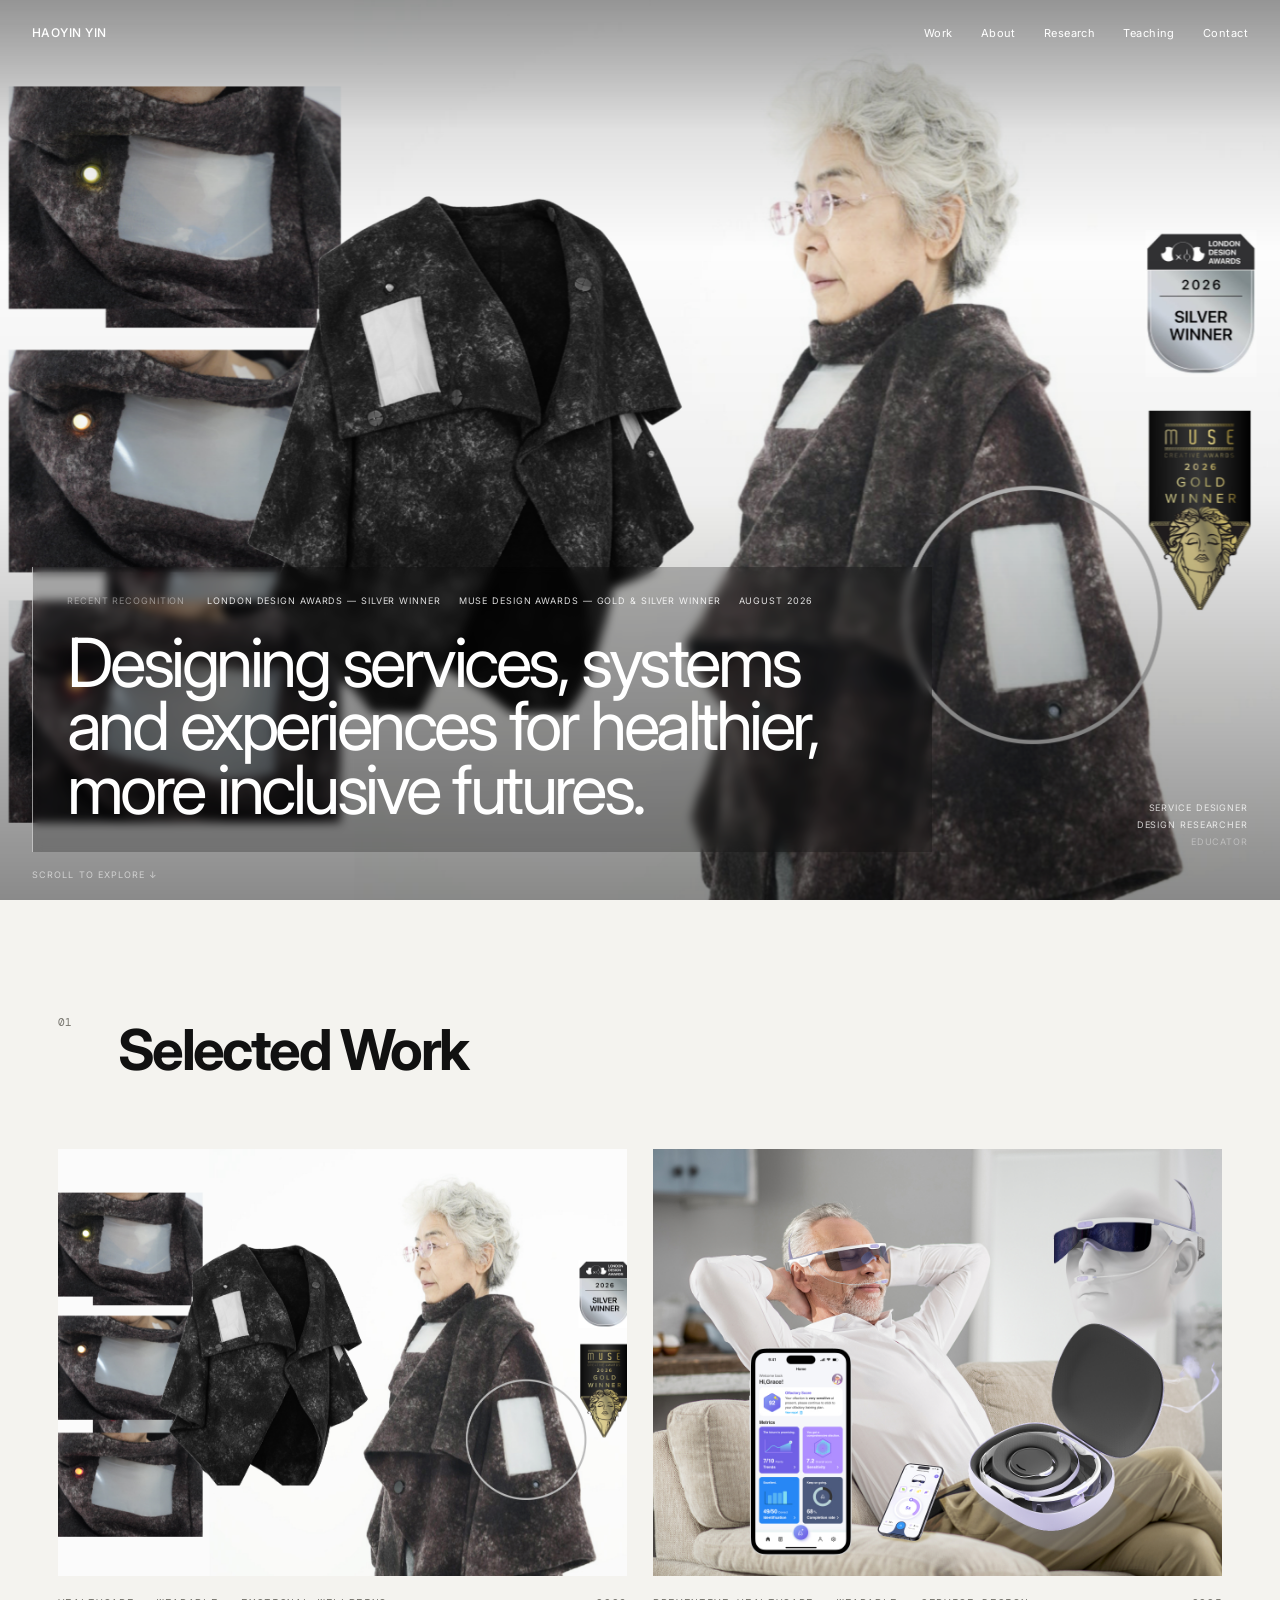
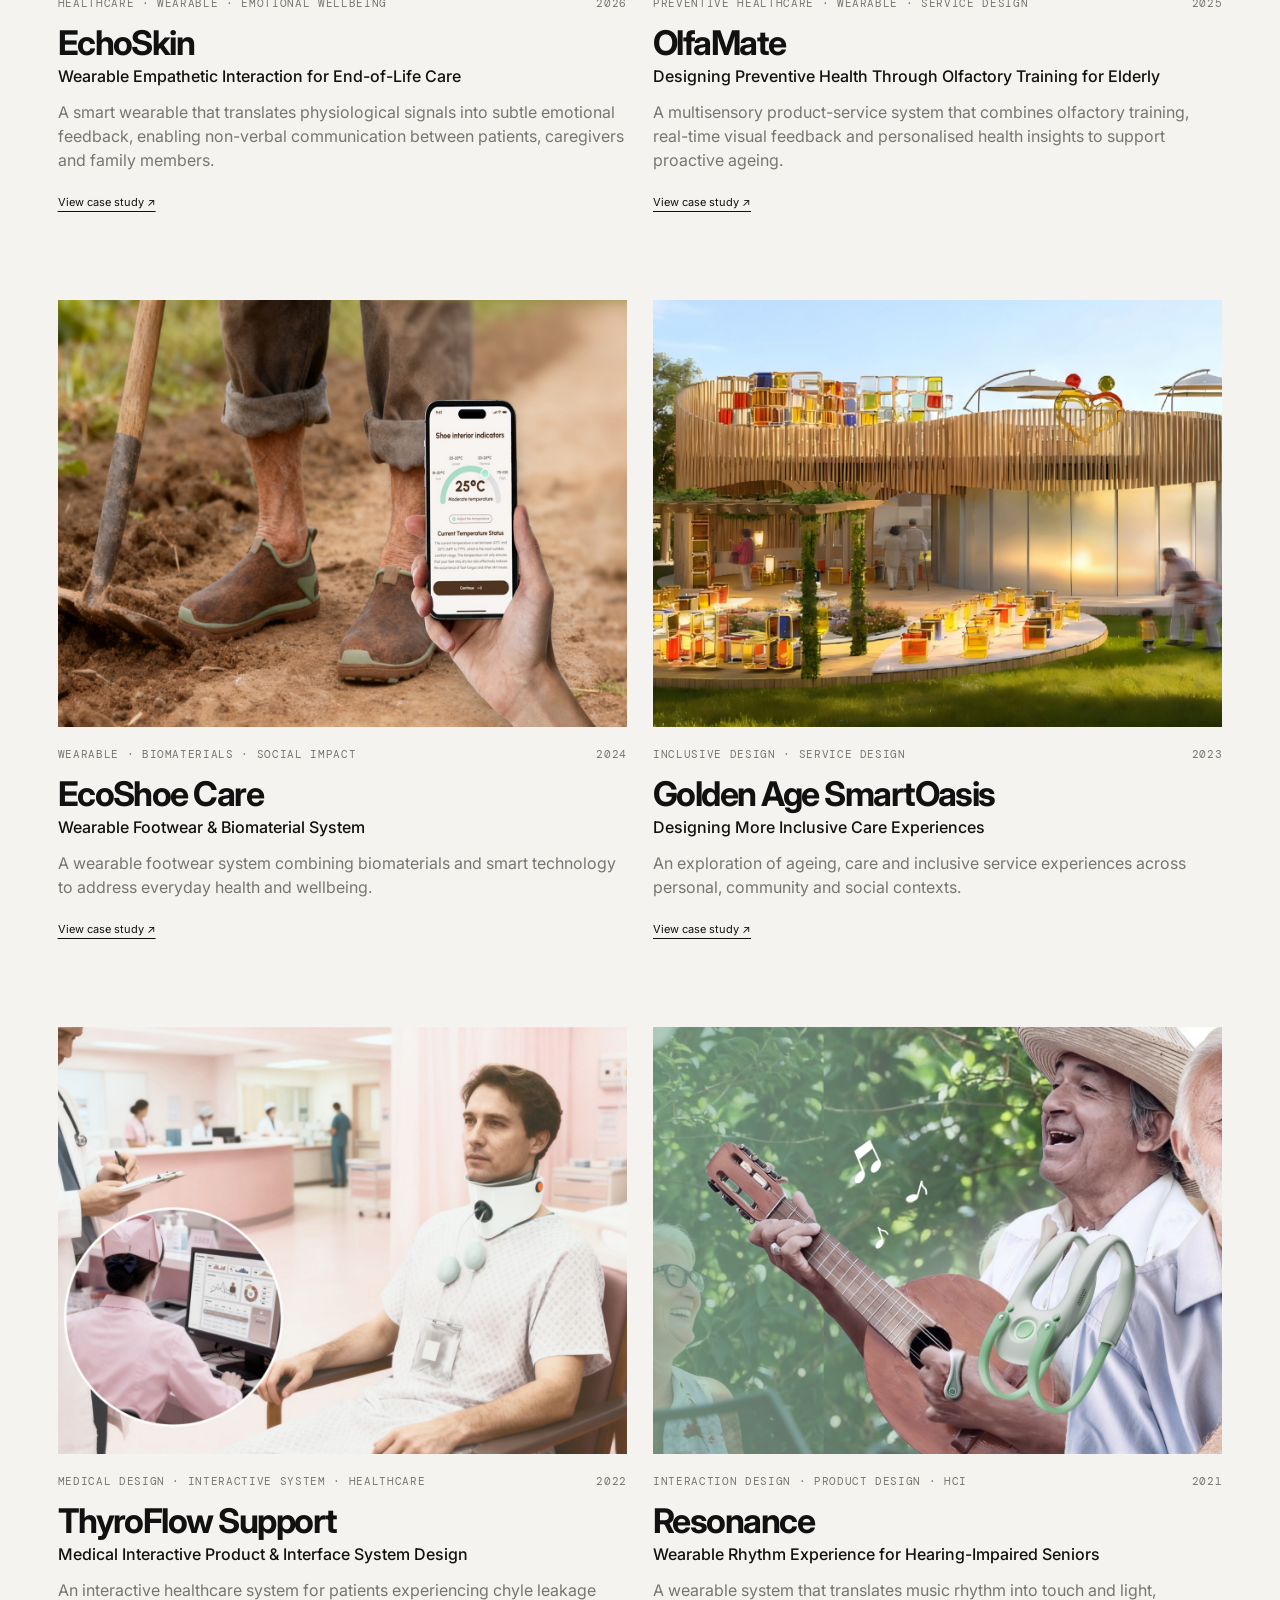
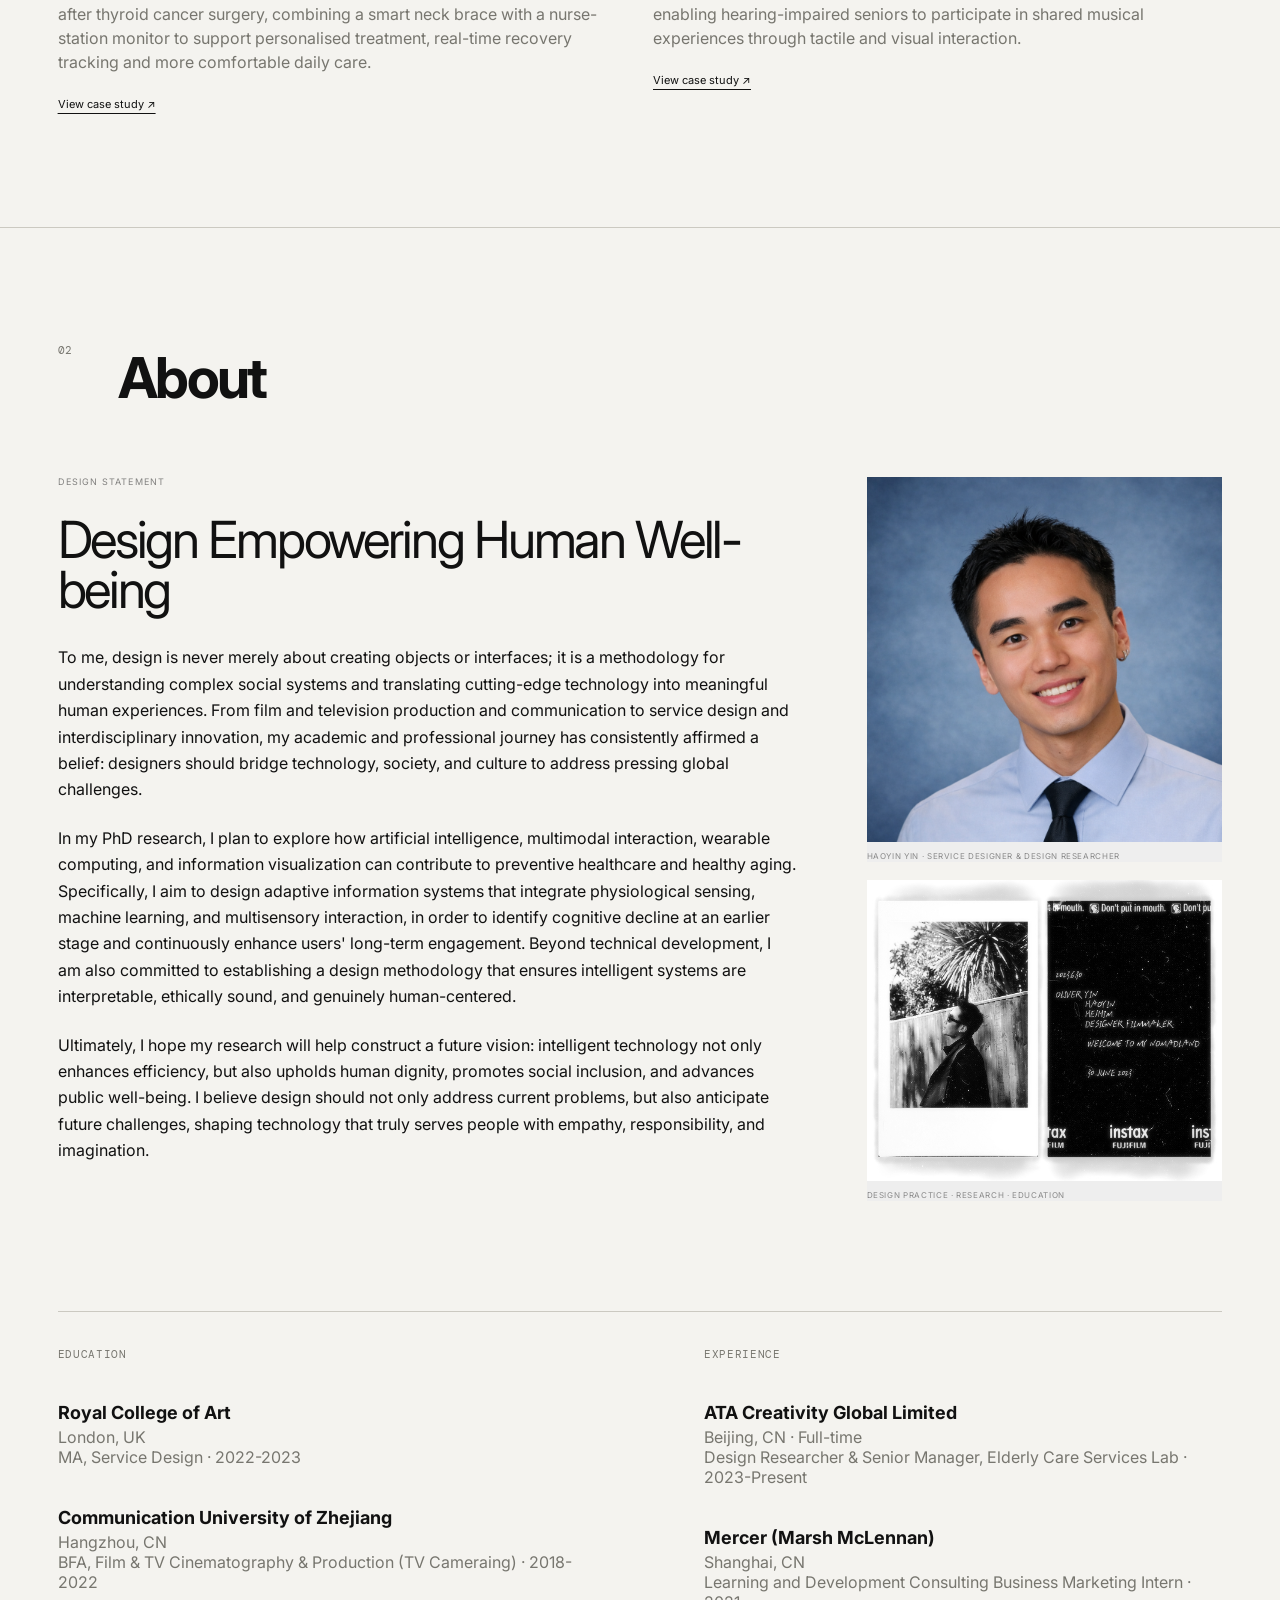
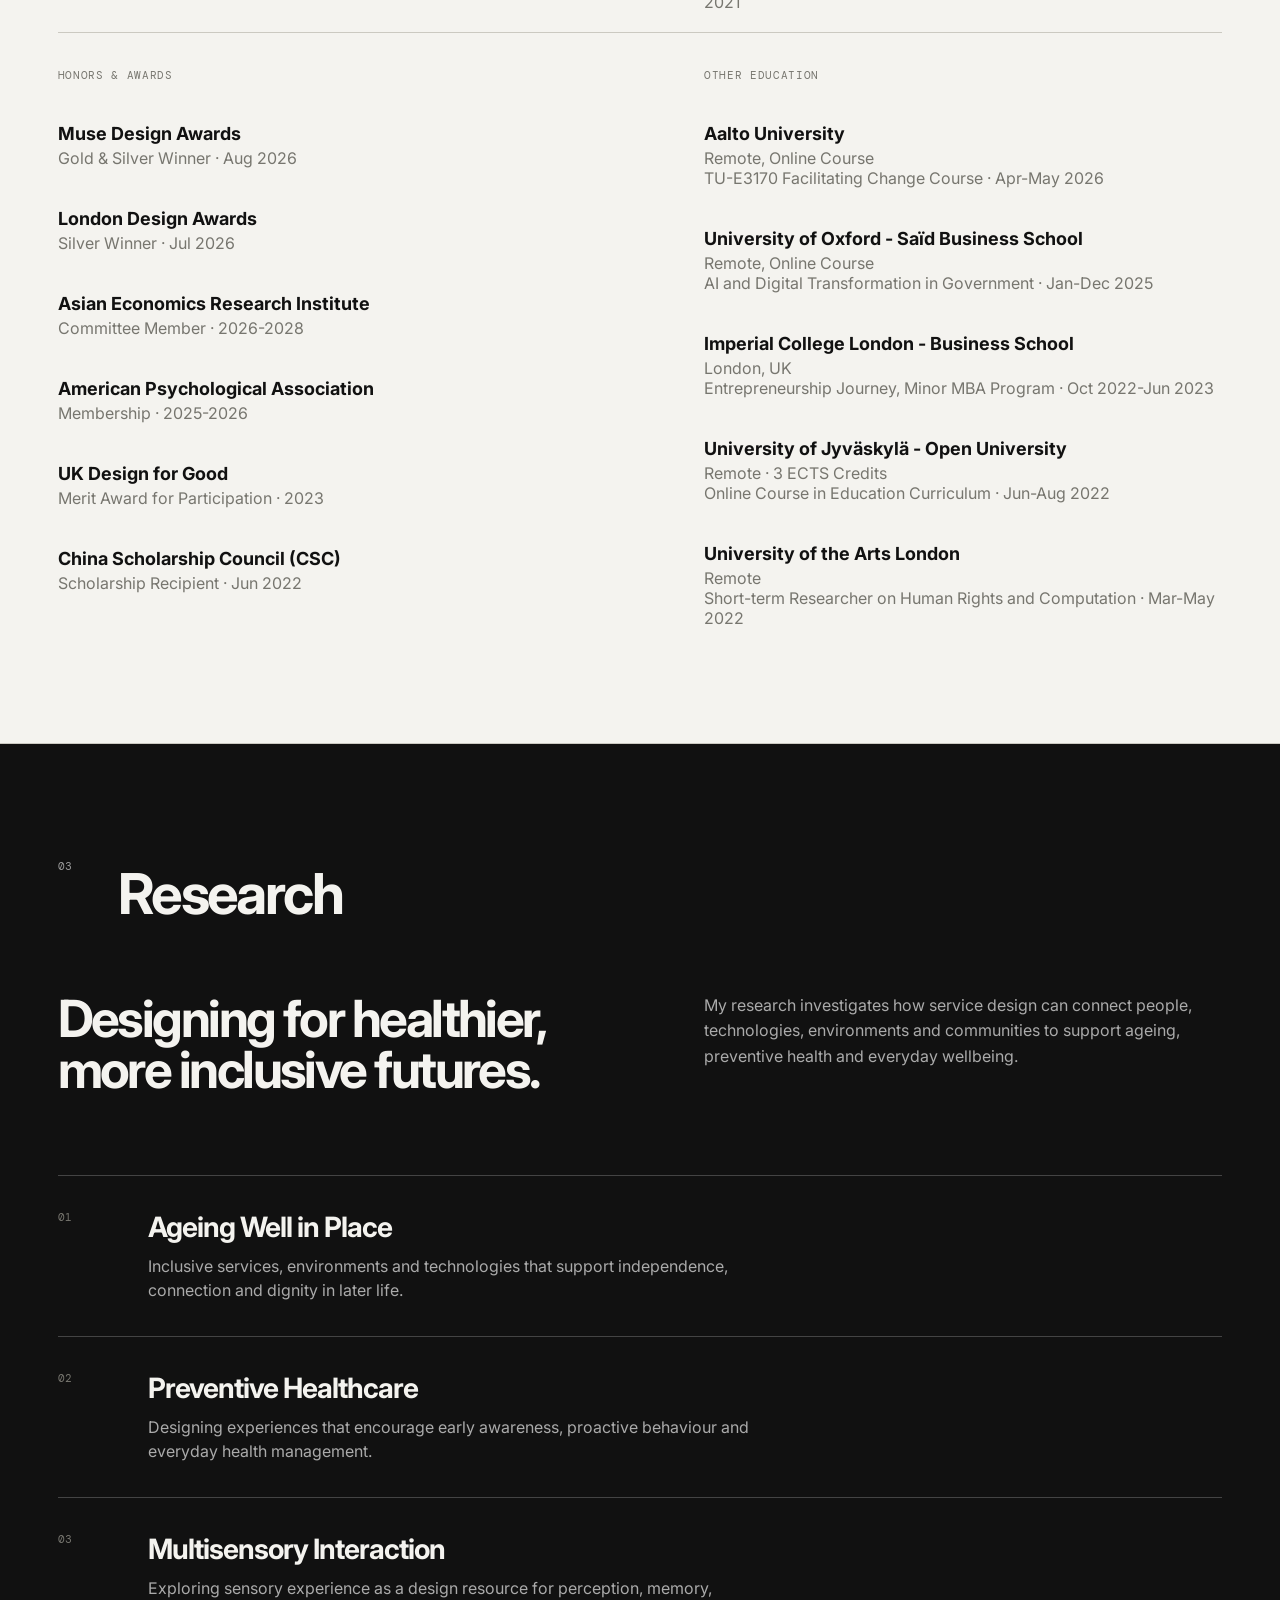
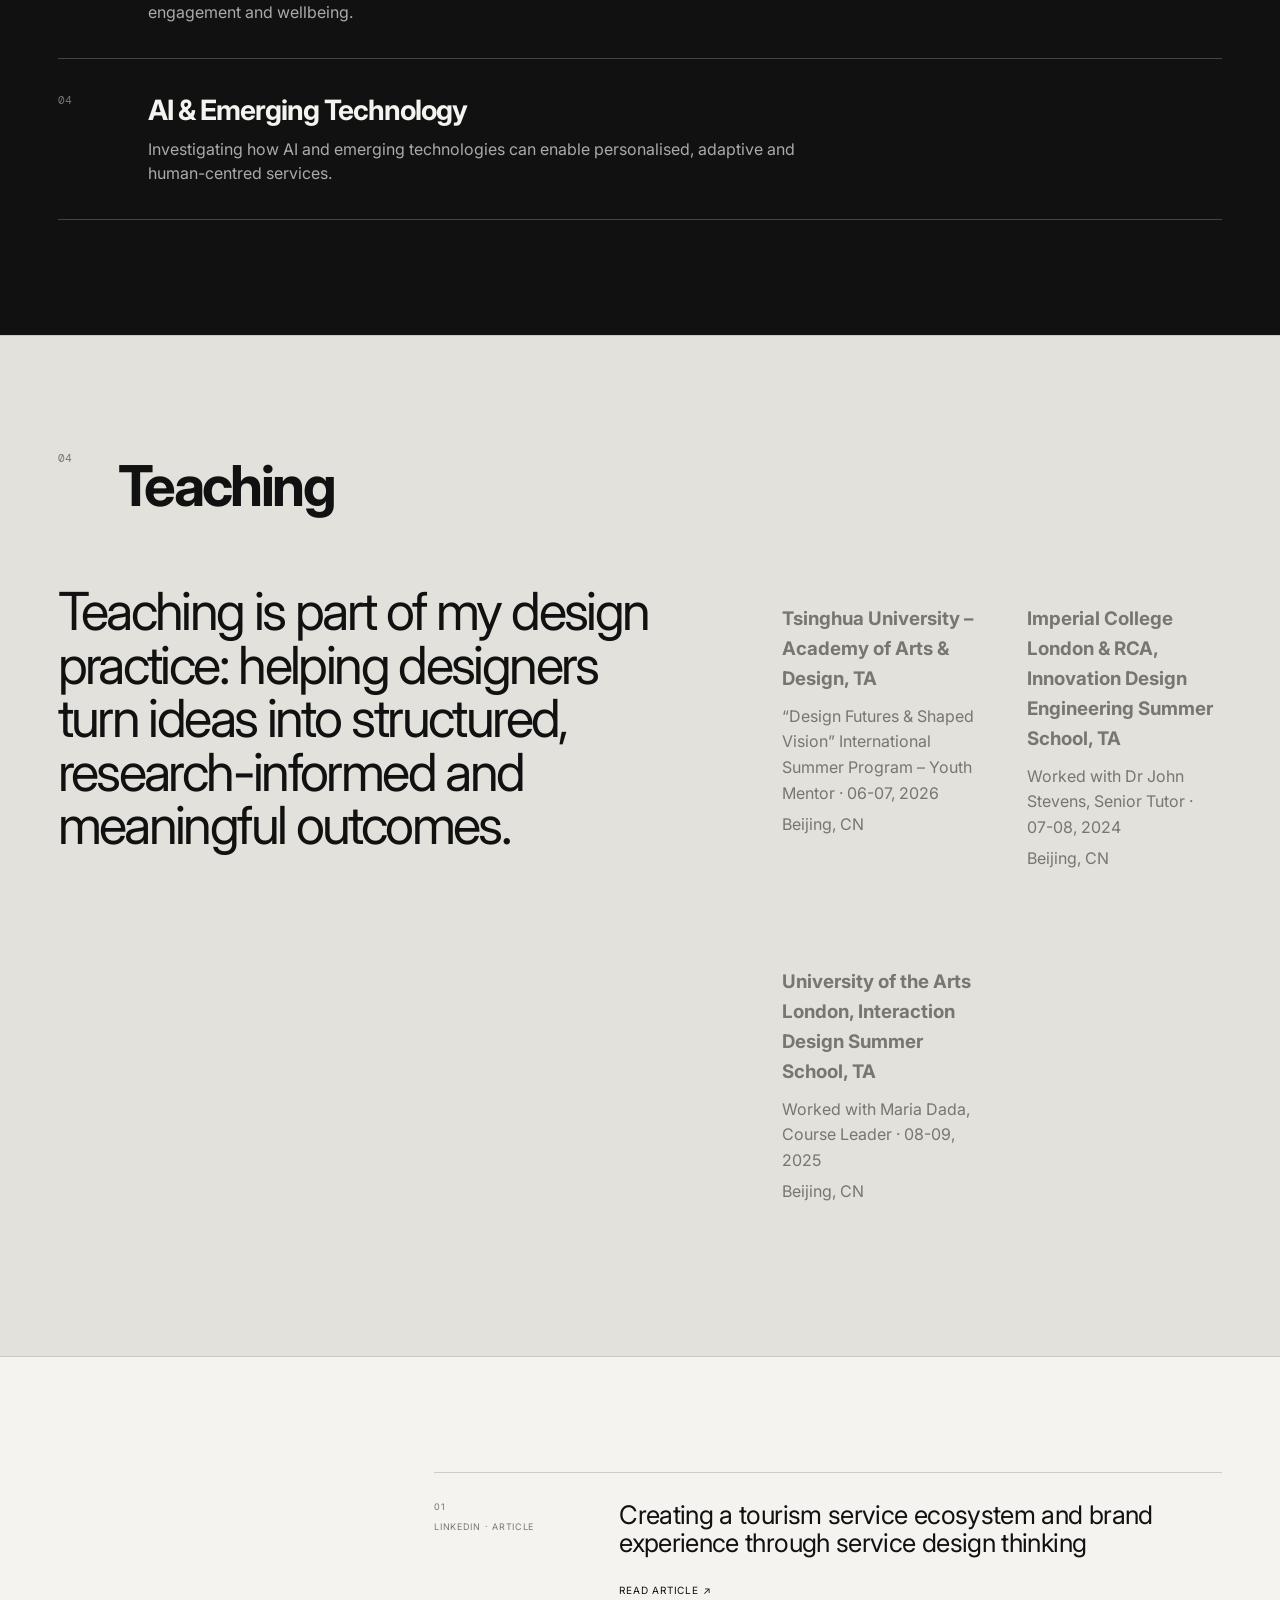
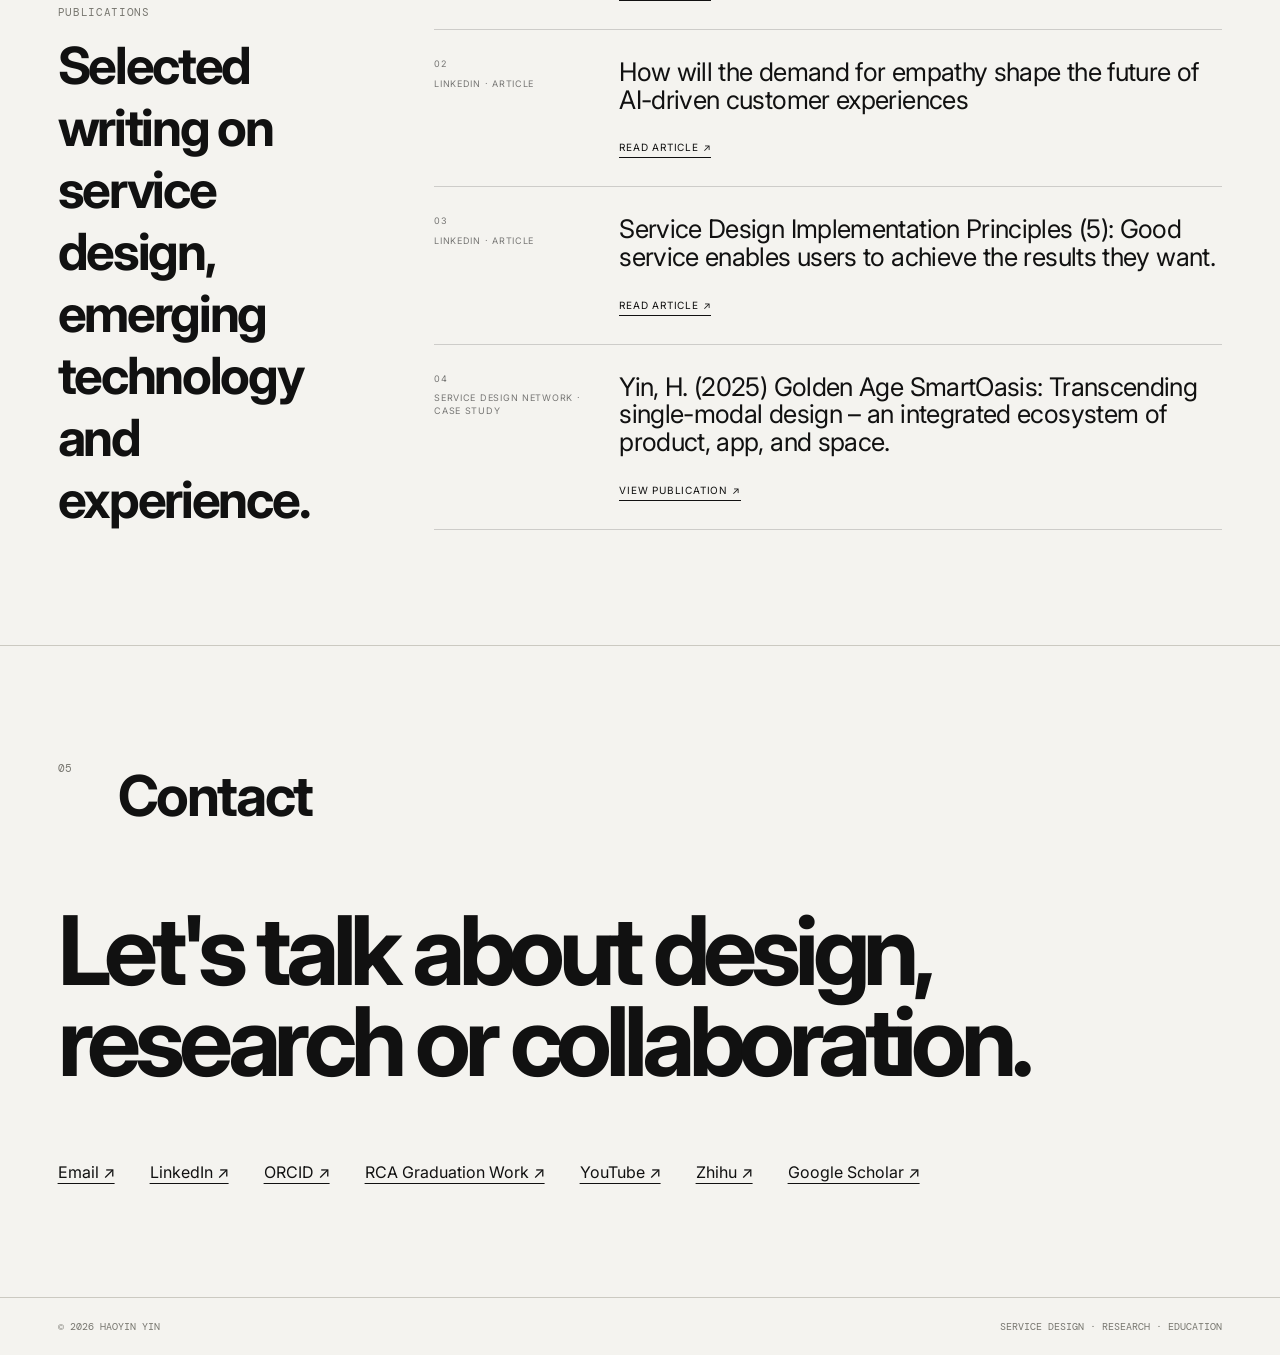
<file: index.html>
<!doctype html>
<html lang="en">
<head>
<meta charset="utf-8">
<meta name="viewport" content="width=device-width,initial-scale=1">

<title>Haoyin Yin — Service Designer & Design Researcher</title>

<meta name="description" content="Haoyin Yin — Service Designer, Design Researcher and Educator.">

<link rel="stylesheet" href="styles.css">

<style>

/* =========================================================
   HERO V10
   FULL-SCREEN IMAGE + PROTECTED TYPOGRAPHY
   ========================================================= */

.hero-v10 {
  position: relative;
  width: 100%;
  height: 100vh;
  height: 100svh;
  min-height: 680px;

  overflow: hidden;

  background: #111;
  color: #fff;
}


/* =========================================================
   FULL-SCREEN IMAGE
   ========================================================= */

.hero-v10-media {
  position: absolute;
  inset: 0;

  overflow: hidden;
}

.hero-v10-media img {
  width: 100%;
  height: 100%;

  display: block;

  object-fit: cover;
  object-position: center 65%;

  transform: scale(1.015);

  animation:
    heroV10ImageIn 1.6s cubic-bezier(.16,.7,.2,1) both;

  transition:
    transform 1.2s cubic-bezier(.2,.7,.2,1);
}

.hero-v10:hover .hero-v10-media img {
  transform: scale(1.025);
}

@keyframes heroV10ImageIn {

  from {
    opacity: 0;
    transform: scale(1.07);
  }

  to {
    opacity: 1;
    transform: scale(1.015);
  }

}


/* =========================================================
   IMAGE ATMOSPHERE
   ========================================================= */

.hero-v10-shade {
  position: absolute;
  inset: 0;

  pointer-events: none;

  background:
    linear-gradient(
      180deg,
      rgba(0,0,0,.22) 0%,
      rgba(0,0,0,0) 28%,
      rgba(0,0,0,.05) 55%,
      rgba(0,0,0,.45) 100%
    );
}


/* =========================================================
   NAVIGATION
   ========================================================= */

.hero-v10-nav {
  position: absolute;

  top: 0;
  left: 0;
  right: 0;

  z-index: 20;

  display: flex;

  justify-content: space-between;
  align-items: center;

  padding: 27px 32px;

  color: #fff;
}

.hero-v10-logo {
  color: #fff;

  text-decoration: none;

  font-size: 12px;
  line-height: 1;

  font-weight: 500;

  letter-spacing: .04em;
}

.hero-v10-menu {
  display: flex;

  gap: 28px;

  align-items: center;
}

.hero-v10-menu a {
  color: #fff;

  text-decoration: none;

  font-size: 11px;
  line-height: 1;

  letter-spacing: .04em;

  transition: opacity .25s ease;
}

.hero-v10-menu a:hover {
  opacity: .5;
}


/* subtle navigation atmosphere */

.hero-v10-nav::after {
  content: "";

  position: absolute;

  top: 0;
  left: 0;
  right: 0;

  height: 130px;

  z-index: -1;

  background:
    linear-gradient(
      180deg,
      rgba(0,0,0,.24),
      rgba(0,0,0,0)
    );

  pointer-events: none;
}


/* =========================================================
   MAIN TYPOGRAPHY ZONE
   ========================================================= */

.hero-v10-text-zone {

  position: absolute;

  left: 32px;
  bottom: 48px;

  z-index: 8;

  width: min(900px, calc(100% - 64px));

  padding: 28px 34px 30px;

  background: rgba(0,0,0,.24);

  backdrop-filter: blur(5px);
  -webkit-backdrop-filter: blur(5px);

  border-left: 1px solid rgba(255,255,255,.55);

  animation:
    heroV10TextIn 1s .2s
    cubic-bezier(.2,.7,.2,1)
    both;
}


/* =========================================================
   AWARD NEWS
   ========================================================= */

.hero-v10-news {

  display: flex;

  flex-wrap: wrap;

  align-items: center;

  gap: 8px 18px;

  margin-bottom: 23px;

  font-size: 9px;

  line-height: 1.4;

  letter-spacing: .1em;

  text-transform: uppercase;

  color: rgba(255,255,255,.86);
}

.hero-v10-news-label {

  opacity: .5;

  padding-right: 4px;
}

.hero-v10-news-item {
  white-space: nowrap;
}


/* =========================================================
   MAIN TITLE
   ========================================================= */

.hero-v10-title {

  margin: 0;

  max-width: 880px;

  font-size:
    clamp(42px, 5.3vw, 78px);

  line-height: .94;

  font-weight: 400;

  letter-spacing: -.052em;

  color: #fff;
}

.hero-v10-title span {
  display: block;
}


/* =========================================================
   IDENTITY — RIGHT BOTTOM
   ========================================================= */

.hero-v10-identity {

  position: absolute;

  right: 32px;
  bottom: 52px;

  z-index: 8;

  display: flex;

  flex-direction: column;

  align-items: flex-end;

  gap: 5px;

  text-align: right;

  font-size: 9px;

  line-height: 1.35;

  letter-spacing: .1em;

  text-transform: uppercase;

  color: rgba(255,255,255,.78);

  animation:
    heroV10TextIn .9s .5s
    cubic-bezier(.2,.7,.2,1)
    both;
}

.hero-v10-identity span:last-child {
  opacity: .48;
}


/* =========================================================
   SCROLL
   ========================================================= */

.hero-v10-scroll {

  position: absolute;

  left: 32px;
  bottom: 21px;

  z-index: 10;

  color: #fff;

  text-decoration: none;

  font-size: 9px;

  line-height: 1;

  letter-spacing: .12em;

  text-transform: uppercase;

  opacity: .58;

  transition:
    opacity .25s ease,
    transform .25s ease;
}

.hero-v10-scroll:hover {

  opacity: 1;

  transform: translateY(3px);

}


/* =========================================================
   ANIMATION
   ========================================================= */

@keyframes heroV10TextIn {

  from {
    opacity: 0;
    transform: translateY(25px);
  }

  to {
    opacity: 1;
    transform: translateY(0);
  }

}


/* =========================================================
   MOBILE
   ========================================================= */

@media (max-width: 800px) {

  .hero-v10 {
    min-height: 680px;
  }


  .hero-v10-nav {
    padding: 22px 20px;
  }


  .hero-v10-menu {
    gap: 16px;
  }


  .hero-v10-menu a {
    font-size: 9px;
  }


  .hero-v10-text-zone {

    left: 20px;
    bottom: 38px;

    width: calc(100% - 40px);

    padding:
      22px 20px
      24px;

  }


  .hero-v10-news {

    gap: 7px 12px;

    margin-bottom: 17px;

    font-size: 8px;

  }


  .hero-v10-news-item {
    white-space: normal;
  }


  .hero-v10-title {

    font-size:
      clamp(38px, 10.5vw, 60px);

    line-height: .95;

  }


  .hero-v10-identity {

    display: none;

  }


  .hero-v10-scroll {

    left: 20px;
    bottom: 17px;

  }


  .hero-v10-shade {

    background:
      linear-gradient(
        180deg,
        rgba(0,0,0,.3) 0%,
        rgba(0,0,0,.02) 30%,
        rgba(0,0,0,.62) 100%
      );

  }

}


/* =========================================================
   TEACHING — TWO COLUMN PROJECT LAYOUT
   ========================================================= */

.teaching-grid {
  display: grid;
  grid-template-columns: repeat(2, minmax(0, 1fr));
  gap: 40px 50px;
  width: 100%;
}

.teaching-item {
  padding-bottom: 30px;
}

.teaching-item h3 {
  margin-bottom: 10px;
}

.teaching-item p {
  margin: 6px 0;
}

@media (max-width: 800px) {

  .teaching-grid {
    grid-template-columns: 1fr;
  }

}


/* =========================================================
   PUBLICATIONS
   ========================================================= */

.publications {
  display: grid;
  grid-template-columns: minmax(220px, .7fr) minmax(0, 1.8fr);
  gap: 70px;
}

.publications > div:first-child h2 {
  max-width: 420px;
}

.publications-list {
  width: 100%;
}

.publication-item {
  display: grid;
  grid-template-columns: 150px minmax(0, 1fr);
  gap: 35px;

  padding: 28px 0;

  border-top: 1px solid rgba(0,0,0,.16);
}

.publication-item:last-child {
  border-bottom: 1px solid rgba(0,0,0,.16);
}

.publication-meta {
  display: flex;
  flex-direction: column;
  gap: 7px;

  font-size: 9px;
  line-height: 1.4;

  letter-spacing: .08em;
  text-transform: uppercase;

  opacity: .55;
}

.publication-content h3 {
  margin: 0 0 22px;

  max-width: 720px;

  font-size: clamp(20px, 2vw, 30px);
  line-height: 1.08;
  font-weight: 400;

  letter-spacing: -.025em;
}

.publication-content a {
  display: inline-block;

  color: inherit;
  text-decoration: none;

  font-size: 10px;
  line-height: 1;

  letter-spacing: .08em;
  text-transform: uppercase;

  border-bottom: 1px solid currentColor;

  padding-bottom: 5px;

  transition:
    opacity .25s ease,
    transform .25s ease;
}

.publication-content a:hover {
  opacity: .5;
  transform: translateX(4px);
}


/* =========================================================
   PUBLICATIONS — MOBILE
   ========================================================= */

@media (max-width: 800px) {

  .publications {
    grid-template-columns: 1fr;
    gap: 35px;
  }

  .publication-item {
    grid-template-columns: 70px minmax(0, 1fr);
    gap: 20px;

    padding: 24px 0;
  }

  .publication-meta {
    font-size: 8px;
  }

  .publication-content h3 {
    font-size: 21px;
    line-height: 1.1;

    margin-bottom: 18px;
  }

}


/* =========================================================
   ABOUT — DESIGN STATEMENT + PERSONAL IMAGES
   ========================================================= */

.about-intro {
  display: grid;
  grid-template-columns: minmax(0, 1.35fr) minmax(280px, .65fr);
  gap: 70px;
  align-items: start;
  margin-bottom: 95px;
}


/* DESIGN STATEMENT */

.about-statement {
  max-width: 900px;
}

.about-statement-label {
  display: block;

  margin-bottom: 28px;

  font-size: 9px;
  line-height: 1;

  letter-spacing: .12em;
  text-transform: uppercase;

  opacity: .5;
}

.about-statement h3 {
  margin: 0 0 30px;

  font-size: clamp(34px, 4vw, 58px);
  line-height: .98;
  font-weight: 400;

  letter-spacing: -.045em;
}

.about-statement p {
  max-width: 850px;

  margin: 0 0 22px;

  font-size: 16px;
  line-height: 1.65;
}


/* PERSONAL IMAGES */

.about-images {
  display: grid;
  grid-template-columns: 1fr;
  gap: 18px;
}

.about-images figure {
  margin: 0;
  overflow: hidden;
  background: #eee;
}

.about-images img {
  display: block;

  width: 100%;
  height: auto;

  object-fit: cover;

  transition: transform .8s cubic-bezier(.2,.7,.2,1);
}

.about-images figure:hover img {
  transform: scale(1.025);
}


/* IMAGE CAPTION */

.about-image-caption {
  margin-top: 9px;

  font-size: 8px;
  line-height: 1.4;

  letter-spacing: .08em;
  text-transform: uppercase;

  opacity: .45;
}


/* ABOUT — EXISTING CV AREA */

.about-cv {
  margin-top: 20px;
}


/* ABOUT — MOBILE */

@media (max-width: 800px) {

  .about-intro {
    grid-template-columns: 1fr;
    gap: 45px;
    margin-bottom: 65px;
  }

  .about-statement h3 {
    font-size: 38px;
    line-height: 1;
  }

  .about-statement p {
    font-size: 15px;
    line-height: 1.6;
  }

  .about-images {
    grid-template-columns: repeat(2, minmax(0, 1fr));
    gap: 12px;
  }

  .about-images figure {
    width: 100%;
  }

}

</style>

</head>

<body>


<!-- =========================================================
     HERO V10
     ========================================================= -->

<section class="hero-v10" id="top">


  <!-- FULL-SCREEN IMAGE -->

  <div class="hero-v10-media">

    <img
      src="assets/echoskin.jpg"
      alt="Haoyin Yin — Selected Design Work"
    >

  </div>


  <!-- IMAGE ATMOSPHERE -->

  <div class="hero-v10-shade"></div>


  <!-- NAVIGATION -->

  <header class="hero-v10-nav">

    <a href="#top" class="hero-v10-logo">
      HAOYIN YIN
    </a>

    <nav class="hero-v10-menu">

      <a href="#work">Work</a>

      <a href="#about">About</a>

      <a href="#research">Research</a>

      <a href="#teaching">Teaching</a>

      <a href="#contact">Contact</a>

    </nav>

  </header>


  <!-- TEXT ZONE -->

  <div class="hero-v10-text-zone">


    <!-- AWARD NEWS -->

    <div class="hero-v10-news">

      <span class="hero-v10-news-label">
        Recent Recognition
      </span>

      <span class="hero-v10-news-item">
        London Design Awards — Silver Winner
      </span>

      <span class="hero-v10-news-item">
        Muse Design Awards — Gold &amp; Silver Winner
      </span>

      <span class="hero-v10-news-item">
        August 2026
      </span>

    </div>


    <!-- MAIN STATEMENT -->

    <h1 class="hero-v10-title">

      <span>Designing services, systems</span>

      <span>and experiences for healthier,</span>

      <span>more inclusive futures.</span>

    </h1>


  </div>


  <!-- IDENTITY -->

  <div class="hero-v10-identity">

    <span>Service Designer</span>

    <span>Design Researcher</span>

    <span>Educator</span>

  </div>


  <!-- SCROLL -->

  <a href="#work" class="hero-v10-scroll">
    Scroll to explore ↓
  </a>


</section>


<main>


<!-- =========================================================
     01 — SELECTED WORK
     ========================================================= -->

<section id="work" class="section">

  <div class="section-title">

    <span>01</span>

    <h2>Selected Work</h2>

  </div>

  <div id="project-grid" class="projects"></div>

</section>


<!-- =========================================================
     02 — ABOUT
     ========================================================= -->

<section id="about" class="section">

  <div class="section-title">

    <span>02</span>

    <h2>About</h2>

  </div>


  <!-- =======================================================
       DESIGN STATEMENT + PERSONAL IMAGES
       ======================================================= -->

  <div class="about-intro">


    <!-- DESIGN STATEMENT -->

    <div class="about-statement">

      <span class="about-statement-label">
        Design Statement
      </span>

      <h3>
        Design Empowering Human Well-being
      </h3>


      <p>
        To me, design is never merely about creating objects or interfaces; it is a methodology for understanding complex social systems and translating cutting-edge technology into meaningful human experiences. From film and television production and communication to service design and interdisciplinary innovation, my academic and professional journey has consistently affirmed a belief: designers should bridge technology, society, and culture to address pressing global challenges.
      </p>


      <p>
        In my PhD research, I plan to explore how artificial intelligence, multimodal interaction, wearable computing, and information visualization can contribute to preventive healthcare and healthy aging. Specifically, I aim to design adaptive information systems that integrate physiological sensing, machine learning, and multisensory interaction, in order to identify cognitive decline at an earlier stage and continuously enhance users' long-term engagement. Beyond technical development, I am also committed to establishing a design methodology that ensures intelligent systems are interpretable, ethically sound, and genuinely human-centered.
      </p>


      <p>
        Ultimately, I hope my research will help construct a future vision: intelligent technology not only enhances efficiency, but also upholds human dignity, promotes social inclusion, and advances public well-being. I believe design should not only address current problems, but also anticipate future challenges, shaping technology that truly serves people with empathy, responsibility, and imagination.
      </p>

    </div>


    <!-- PERSONAL IMAGES -->

    <div class="about-images">

      <figure>

        <img
          src="assets/Photo.jpg"
          alt="Haoyin Yin"
        >

        <figcaption class="about-image-caption">
          Haoyin Yin · Service Designer &amp; Design Researcher
        </figcaption>

      </figure>


      <figure>

        <img
          src="assets/photo2.jpg"
          alt="Haoyin Yin"
        >

        <figcaption class="about-image-caption">
          Design Practice · Research · Education
        </figcaption>

      </figure>

    </div>

  </div>


  <!-- =======================================================
       EDUCATION & EXPERIENCE
       ======================================================= -->

  <div class="timeline">

    <div>

      <span>EDUCATION</span>

      <h3>
        Royal College of Art
      </h3>

      <p>
        London, UK
      </p>

      <p>
        MA, Service Design · 2022-2023
      </p>


      <h3>
        Communication University of Zhejiang
      </h3>

      <p>
        Hangzhou, CN
      </p>

      <p>
        BFA, Film &amp; TV Cinematography &amp; Production (TV Cameraing) · 2018-2022
      </p>

    </div>


    <!-- EXPERIENCE -->

    <div>

      <span>EXPERIENCE</span>

      <h3>
        ATA Creativity Global Limited
      </h3>

      <p>
        Beijing, CN · Full-time
      </p>

      <p>
        Design Researcher &amp; Senior Manager, Elderly Care Services Lab · 2023-Present
      </p>


      <h3>
        Mercer (Marsh McLennan)
      </h3>

      <p>
        Shanghai, CN
      </p>

      <p>
        Learning and Development Consulting Business Marketing Intern · 2021
      </p>

    </div>

  </div>


  <!-- =======================================================
       HONORS & AWARDS / OTHER EDUCATION
       ======================================================= -->

  <div class="timeline about-cv">

    <div>

      <span>HONORS &amp; AWARDS</span>


      <h3>
        Muse Design Awards
      </h3>

      <p>
        Gold &amp; Silver Winner · Aug 2026
      </p>


      <h3>
        London Design Awards
      </h3>

      <p>
        Silver Winner · Jul 2026
      </p>


      <h3>
        Asian Economics Research Institute
      </h3>

      <p>
        Committee Member · 2026-2028
      </p>


      <h3>
        American Psychological Association
      </h3>

      <p>
        Membership · 2025-2026
      </p>


      <h3>
        UK Design for Good
      </h3>

      <p>
        Merit Award for Participation · 2023
      </p>


      <h3>
        China Scholarship Council (CSC)
      </h3>

      <p>
        Scholarship Recipient · Jun 2022
      </p>

    </div>


    <div>

      <span>OTHER EDUCATION</span>


      <h3>
        Aalto University
      </h3>

      <p>
        Remote, Online Course
      </p>

      <p>
        TU-E3170 Facilitating Change Course · Apr-May 2026
      </p>


      <h3>
        University of Oxford - Saïd Business School
      </h3>

      <p>
        Remote, Online Course
      </p>

      <p>
        AI and Digital Transformation in Government · Jan-Dec 2025
      </p>


      <h3>
        Imperial College London - Business School
      </h3>

      <p>
        London, UK
      </p>

      <p>
        Entrepreneurship Journey, Minor MBA Program · Oct 2022-Jun 2023
      </p>


      <h3>
        University of Jyväskylä - Open University
      </h3>

      <p>
        Remote · 3 ECTS Credits
      </p>

      <p>
        Online Course in Education Curriculum · Jun-Aug 2022
      </p>


      <h3>
        University of the Arts London
      </h3>

      <p>
        Remote
      </p>

      <p>
        Short-term Researcher on Human Rights and Computation · Mar-May 2022
      </p>

    </div>

  </div>

</section>


<!-- =========================================================
     03 — RESEARCH
     ========================================================= -->

<section id="research" class="section dark">

  <div class="section-title">

    <span>03</span>

    <h2>Research</h2>

  </div>


  <div class="research-intro">

    <h3>
      Designing for healthier, more inclusive futures.
    </h3>

    <p>
      My research investigates how service design can connect people, technologies, environments and communities to support ageing, preventive health and everyday wellbeing.
    </p>

  </div>


  <div class="research-list">


    <article>

      <span>01</span>

      <div>

        <h3>
          Ageing Well in Place
        </h3>

        <p>
          Inclusive services, environments and technologies that support independence, connection and dignity in later life.
        </p>

      </div>

    </article>


    <article>

      <span>02</span>

      <div>

        <h3>
          Preventive Healthcare
        </h3>

        <p>
          Designing experiences that encourage early awareness, proactive behaviour and everyday health management.
        </p>

      </div>

    </article>


    <article>

      <span>03</span>

      <div>

        <h3>
          Multisensory Interaction
        </h3>

        <p>
          Exploring sensory experience as a design resource for perception, memory, engagement and wellbeing.
        </p>

      </div>

    </article>


    <article>

      <span>04</span>

      <div>

        <h3>
          AI &amp; Emerging Technology
        </h3>

        <p>
          Investigating how AI and emerging technologies can enable personalised, adaptive and human-centred services.
        </p>

      </div>

    </article>


  </div>

</section>


<!-- =========================================================
     04 — TEACHING
     ========================================================= -->

<section id="teaching" class="section teaching">

  <div class="section-title">

    <span>04</span>

    <h2>Teaching</h2>

  </div>


  <div class="two-col">

    <p class="statement">
      Teaching is part of my design practice: helping designers turn ideas into structured, research-informed and meaningful outcomes.
    </p>


    <div class="body teaching-grid">


      <div class="teaching-item">

        <h3>
          Tsinghua University – Academy of Arts &amp; Design, TA
        </h3>

        <p>
          “Design Futures &amp; Shaped Vision” International Summer Program – Youth Mentor · 06-07, 2026
        </p>

        <p>
          Beijing, CN
        </p>

      </div>


      <div class="teaching-item">

        <h3>
          Imperial College London &amp; RCA, Innovation Design Engineering Summer School, TA
        </h3>

        <p>
          Worked with Dr John Stevens, Senior Tutor · 07-08, 2024
        </p>

        <p>
          Beijing, CN
        </p>

      </div>


      <div class="teaching-item">

        <h3>
          University of the Arts London, Interaction Design Summer School, TA
        </h3>

        <p>
          Worked with Maria Dada, Course Leader · 08-09, 2025
        </p>

        <p>
          Beijing, CN
        </p>

      </div>


    </div>

  </div>

</section>


<!-- =========================================================
     PUBLICATIONS
     ========================================================= -->

<section class="section cv publications">

  <div>

    <p class="label">
      PUBLICATIONS
    </p>

    <h2>
      Selected writing on service design, emerging technology and experience.
    </h2>

  </div>


  <div class="publications-list">


    <!-- ARTICLE 01 -->

    <article class="publication-item">

      <div class="publication-meta">

        <span>01</span>

        <span>
          LinkedIn · Article
        </span>

      </div>


      <div class="publication-content">

        <h3>
          Creating a tourism service ecosystem and brand experience through service design thinking
        </h3>

        <a
          href="https://www.linkedin.com/pulse/creating-tourism-service-ecosystem-brand-experience-through-yin-ths5f/?trackingId=%2FAyF8xAKSsqkFrgYw6J9aQ%3D%3D"
          target="_blank"
          rel="noopener"
        >
          Read article ↗
        </a>

      </div>

    </article>


    <!-- ARTICLE 02 -->

    <article class="publication-item">

      <div class="publication-meta">

        <span>02</span>

        <span>
          LinkedIn · Article
        </span>

      </div>


      <div class="publication-content">

        <h3>
          How will the demand for empathy shape the future of AI-driven customer experiences
        </h3>

        <a
          href="https://www.linkedin.com/pulse/how-demand-empathy-shape-future-ai-driven-customer-experiences-yin-dsuvc/?trackingId=rXJ%2BXqnhTxiujdCwzyvyQQ%3D%3D"
          target="_blank"
          rel="noopener"
        >
          Read article ↗
        </a>

      </div>

    </article>


    <!-- ARTICLE 03 -->

    <article class="publication-item">

      <div class="publication-meta">

        <span>03</span>

        <span>
          LinkedIn · Article
        </span>

      </div>


      <div class="publication-content">

        <h3>
          Service Design Implementation Principles (5): Good service enables users to achieve the results they want.
        </h3>

        <a
          href="https://www.linkedin.com/pulse/service-design-implementation-principles-5-good-enables-haoyin-yin-apjcc/"
          target="_blank"
          rel="noopener"
        >
          Read article ↗
        </a>

      </div>

    </article>


    <!-- PUBLICATION 04 -->

    <article class="publication-item">

      <div class="publication-meta">

        <span>04</span>

        <span>
          Service Design Network · Case Study
        </span>

      </div>


      <div class="publication-content">

        <h3>
          Yin, H. (2025) Golden Age SmartOasis: Transcending single-modal design – an integrated ecosystem of product, app, and space.
        </h3>

        <a
          href="https://service-design-network.org/case_study/golden-age-smartoasis"
          target="_blank"
          rel="noopener"
        >
          View publication ↗
        </a>

      </div>

    </article>


  </div>

</section>


<!-- =========================================================
     05 — CONTACT
     ========================================================= -->

<section id="contact" class="section contact">

  <div class="section-title">

    <span>05</span>

    <h2>Contact</h2>

  </div>


  <h2 class="contact-heading">
    Let's talk about design, research or collaboration.
  </h2>


  <div class="contact-links">

    <a href="mailto:haoryin.yin@gmail.com">
      Email ↗
    </a>

    <a
      href="https://www.linkedin.com/in/haoyin-yin-023898226/"
      target="_blank"
      rel="noopener"
    >
      LinkedIn ↗
    </a>

    <a
      href="https://orcid.org/0009-0003-8514-0490"
      target="_blank"
      rel="noopener"
    >
      ORCID ↗
    </a>

    <a
      href="https://2023.rca.ac.uk/students/haoyin-yin/"
      target="_blank"
      rel="noopener"
    >
      RCA Graduation Work ↗
    </a>

    <a
      href="https://www.youtube.com/@haoyinyin5917"
      target="_blank"
      rel="noopener"
    >
      YouTube ↗
    </a>

    <a
      href="https://www.zhihu.com/people/haoyin_yin"
      target="_blank"
      rel="noopener"
    >
      Zhihu ↗
    </a>

    <a
      href="https://scholar.google.com/citations?user=JkgD5NwAAAAJ&amp;hl=en"
      target="_blank"
      rel="noopener"
    >
      Google Scholar ↗
    </a>

  </div>

</section>


</main>


<!-- =========================================================
     FOOTER
     ========================================================= -->

<footer>

  <span>
    © <span id="year"></span> HAOYIN YIN
  </span>

  <span>
    Service Design · Research · Education
  </span>

</footer>


<script src="content.js"></script>
<script src="script.js"></script>

</body>
</html>
</file>
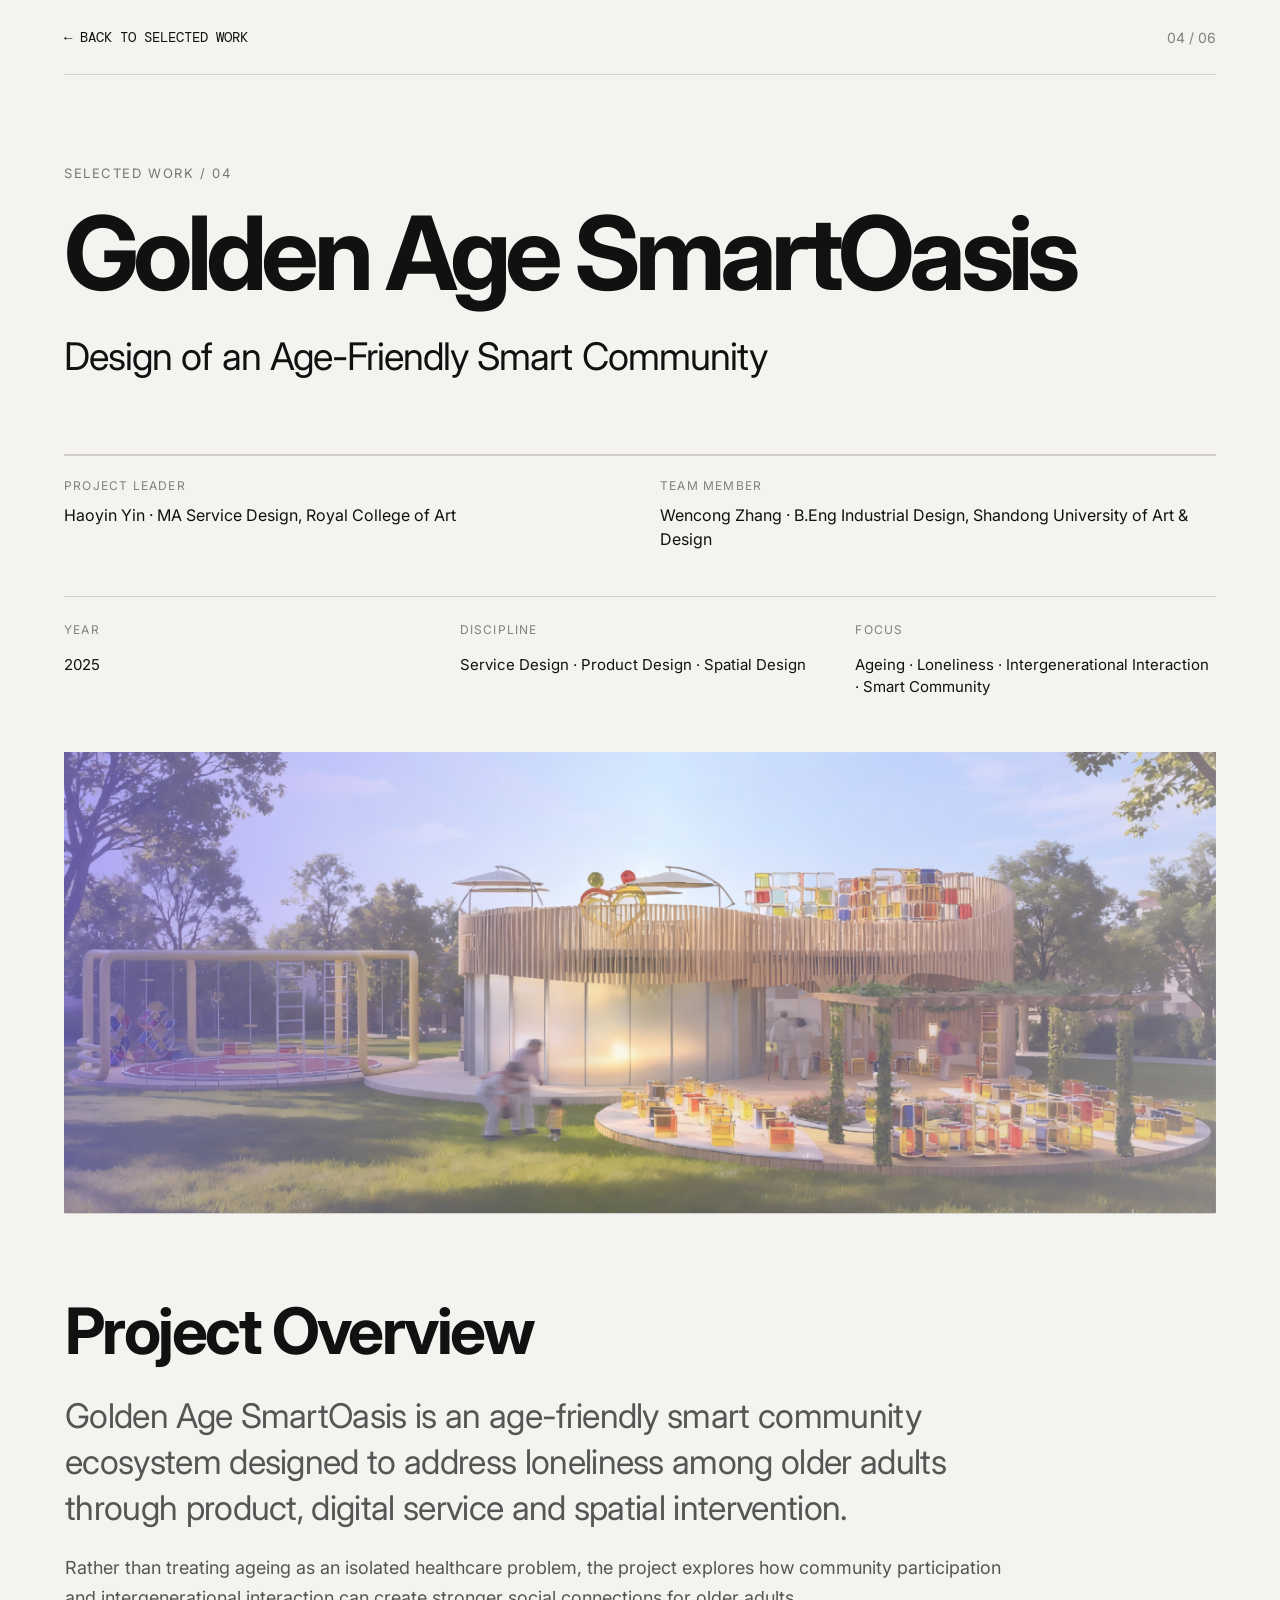
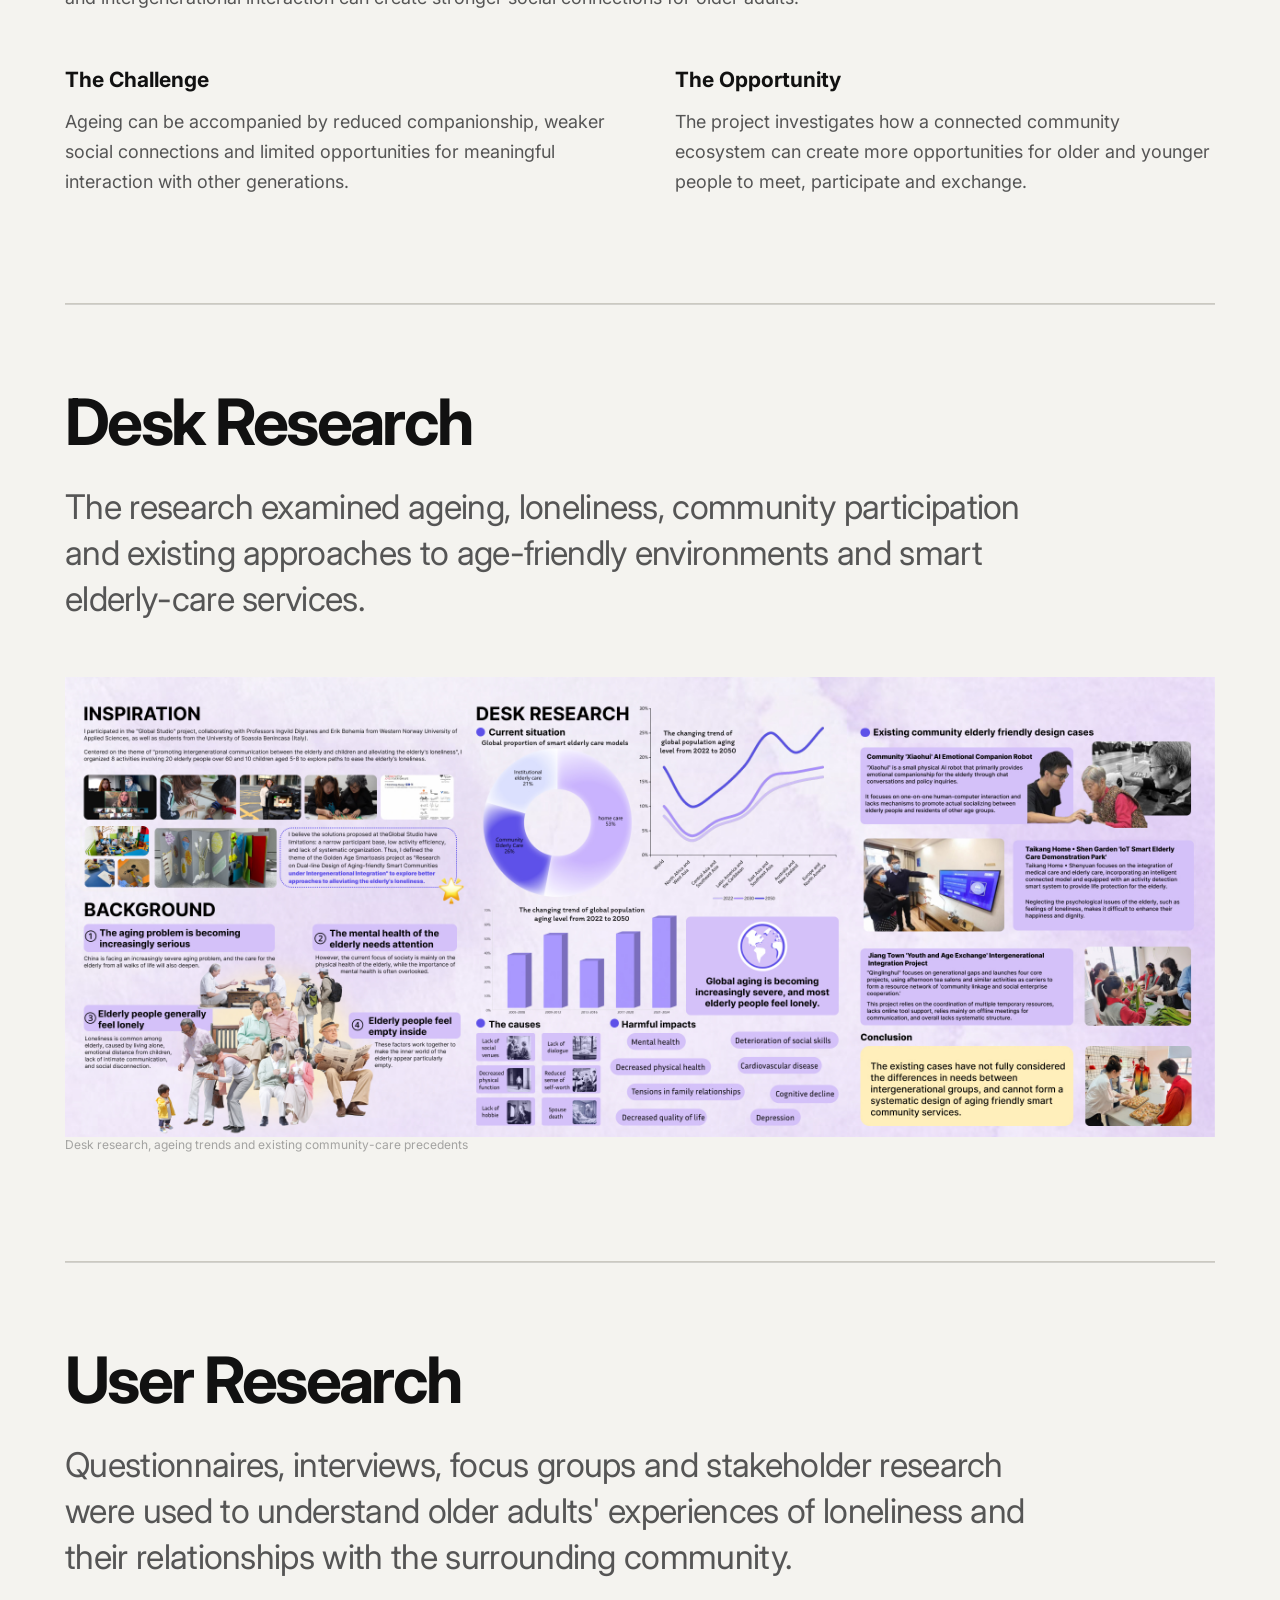
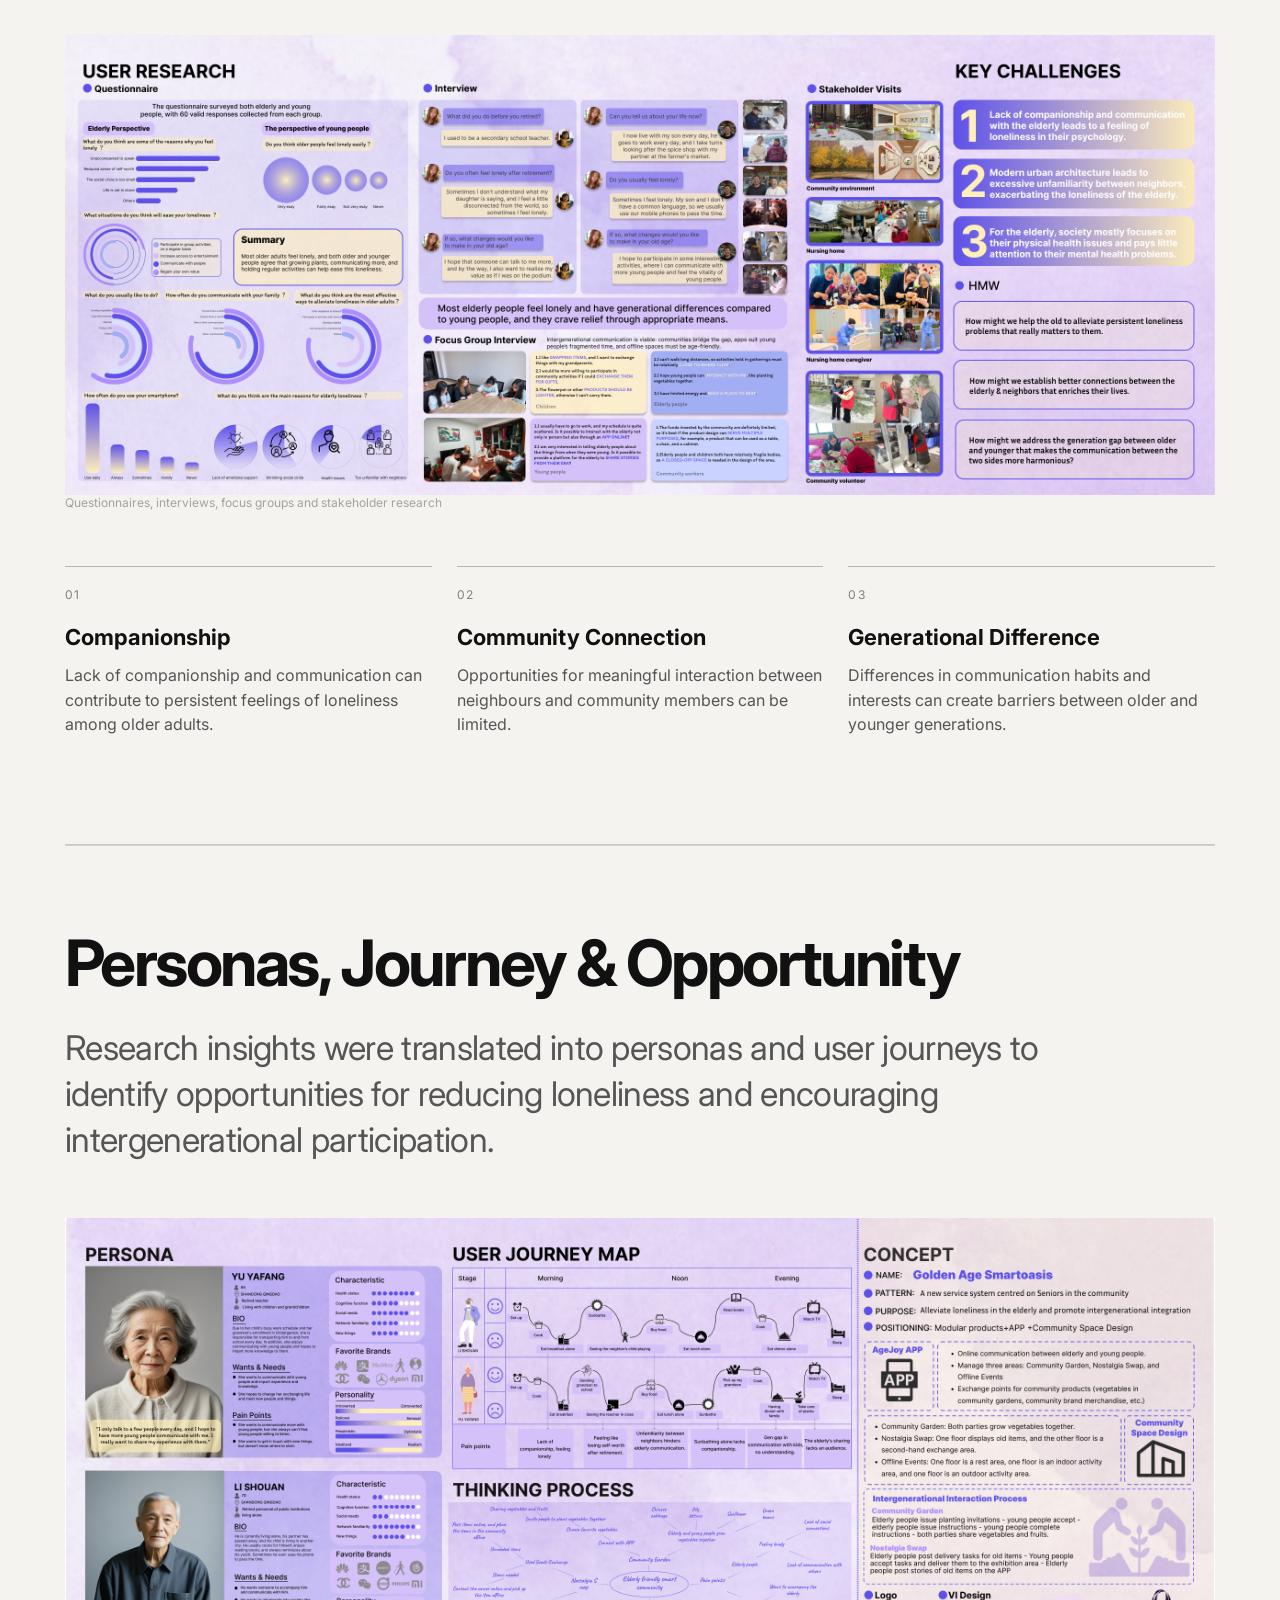
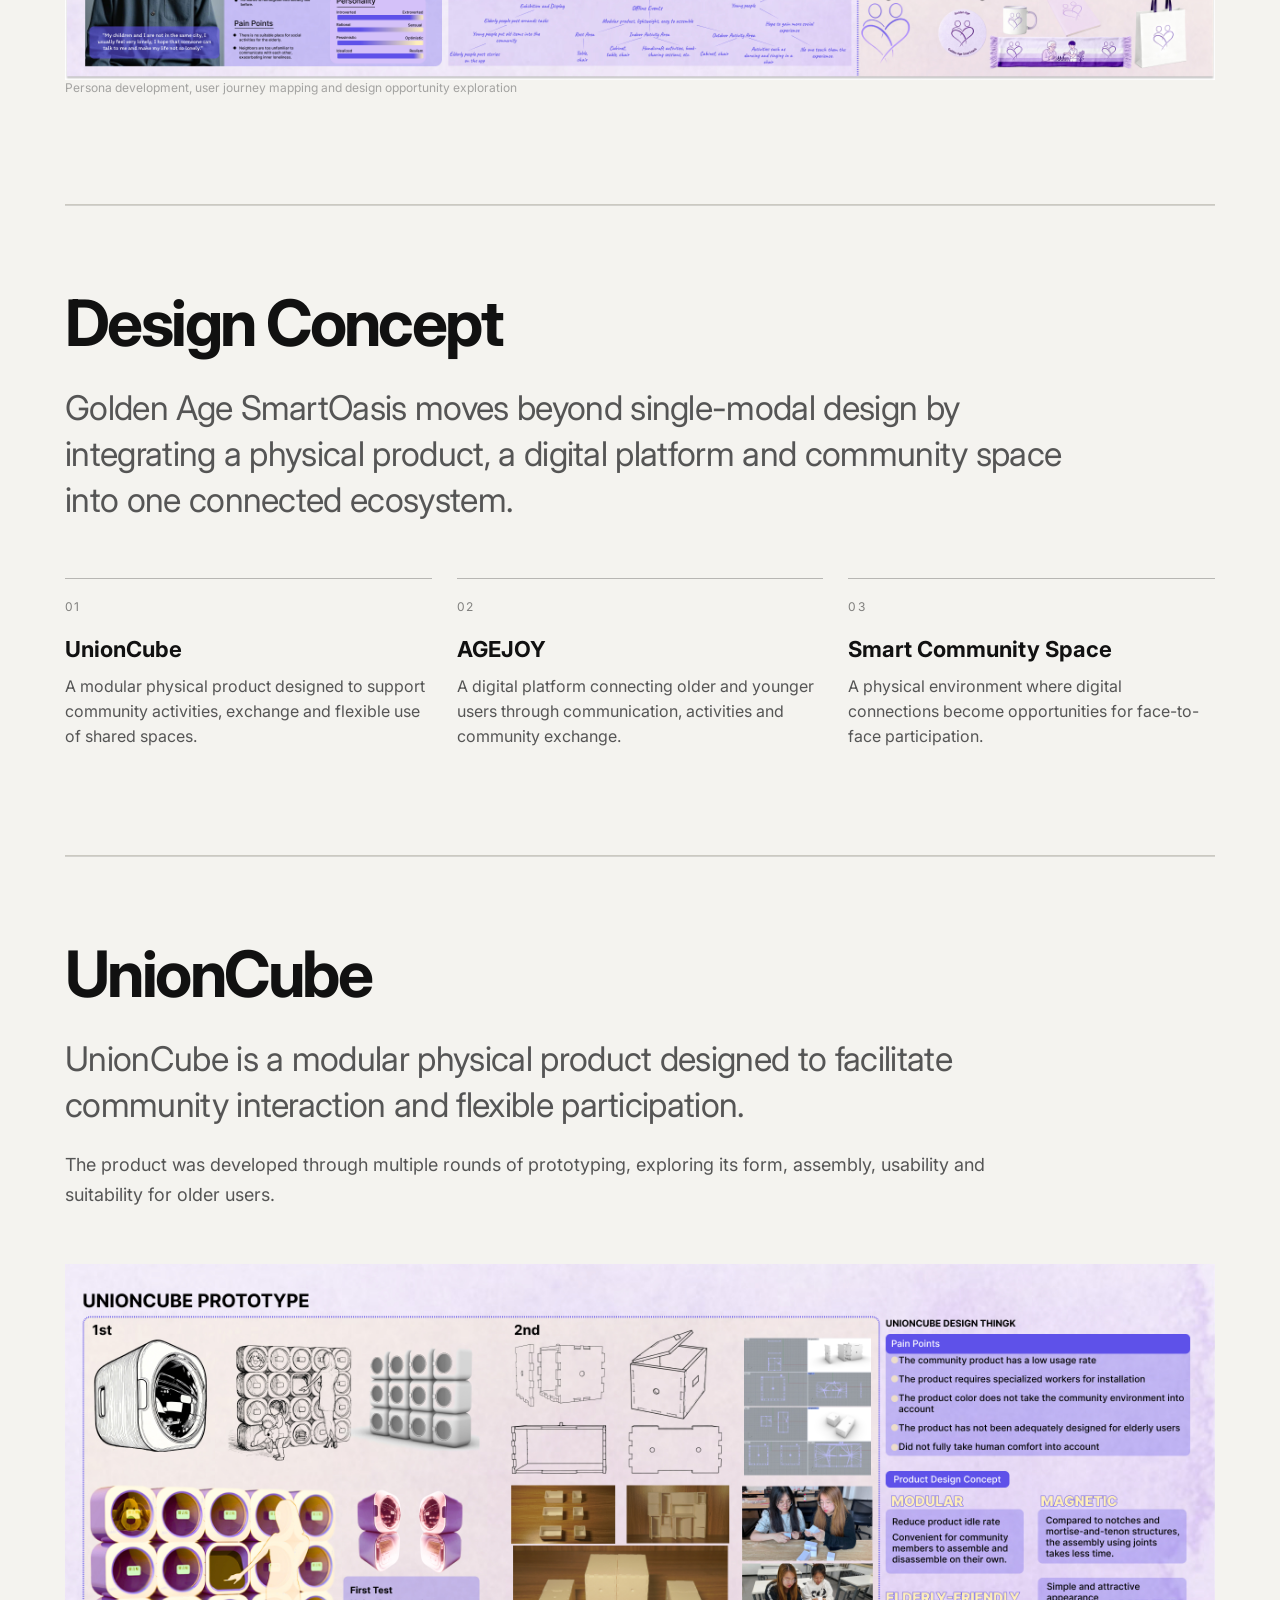
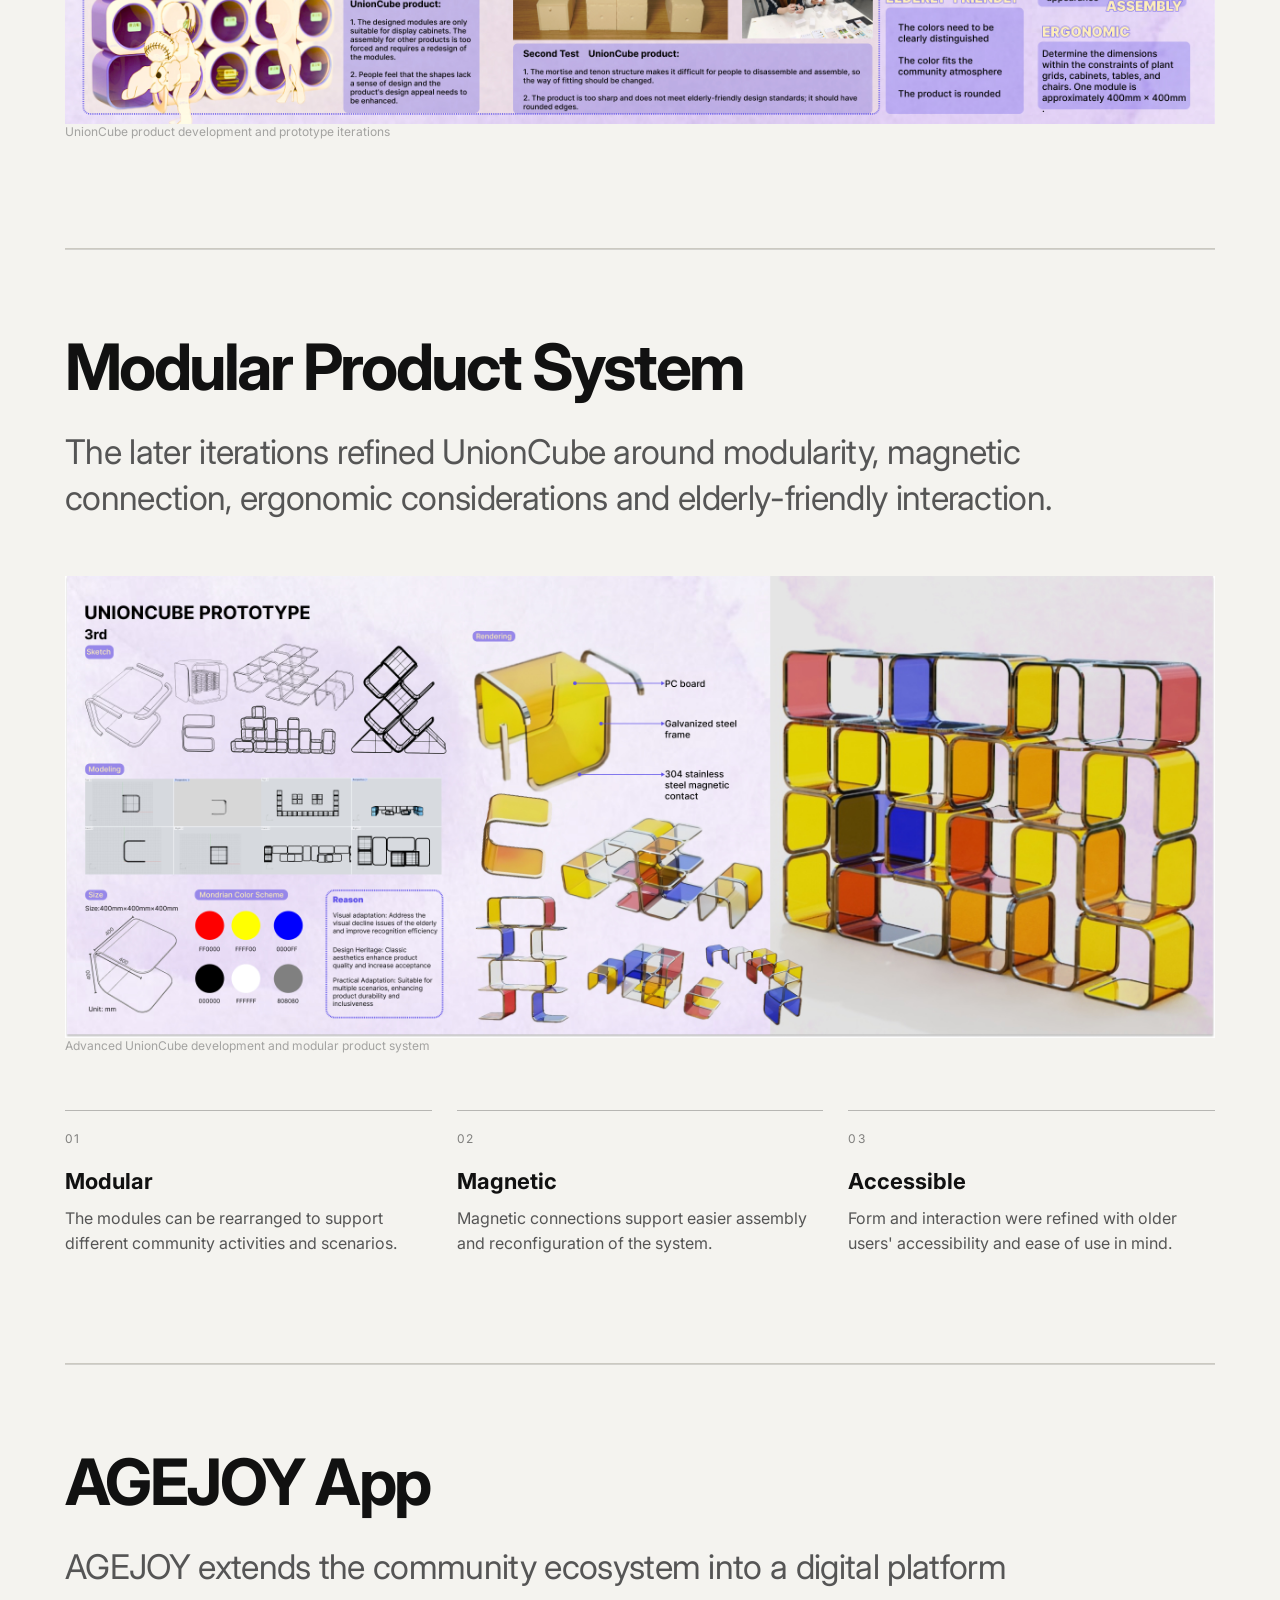
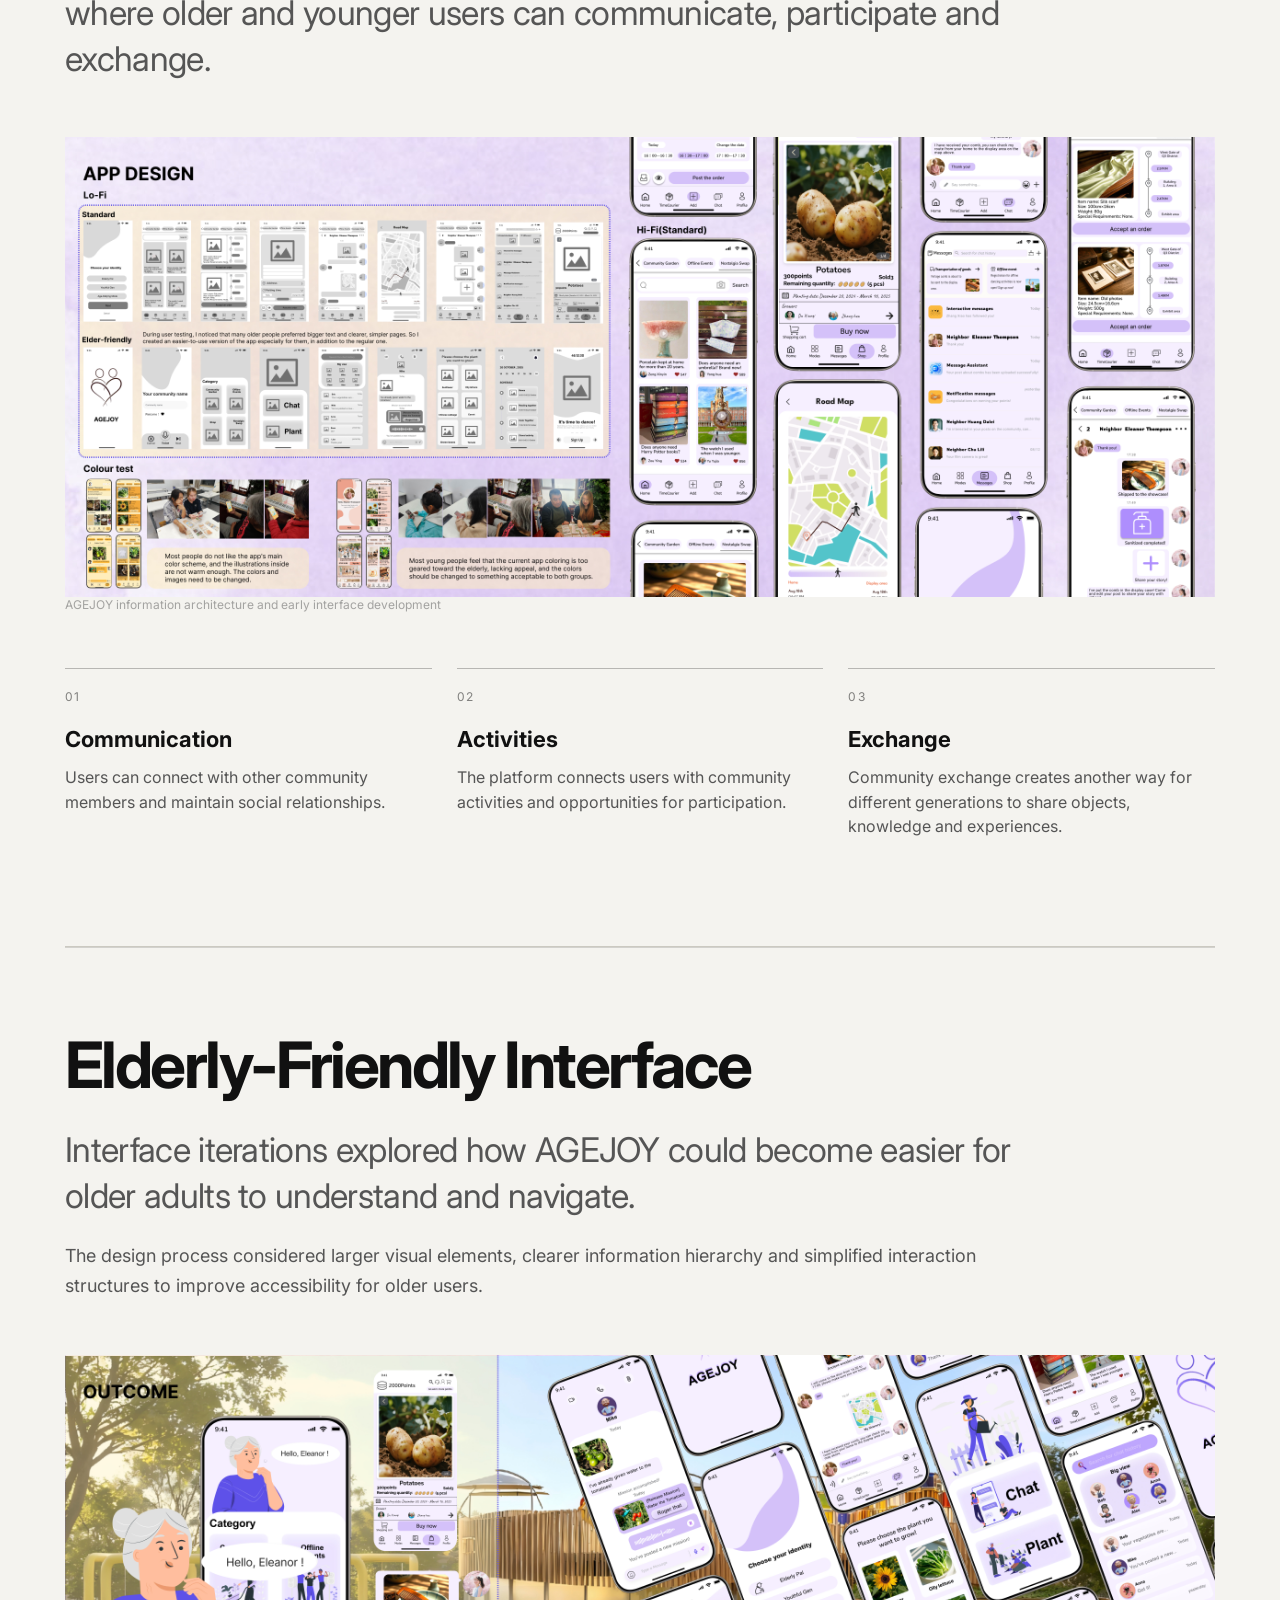
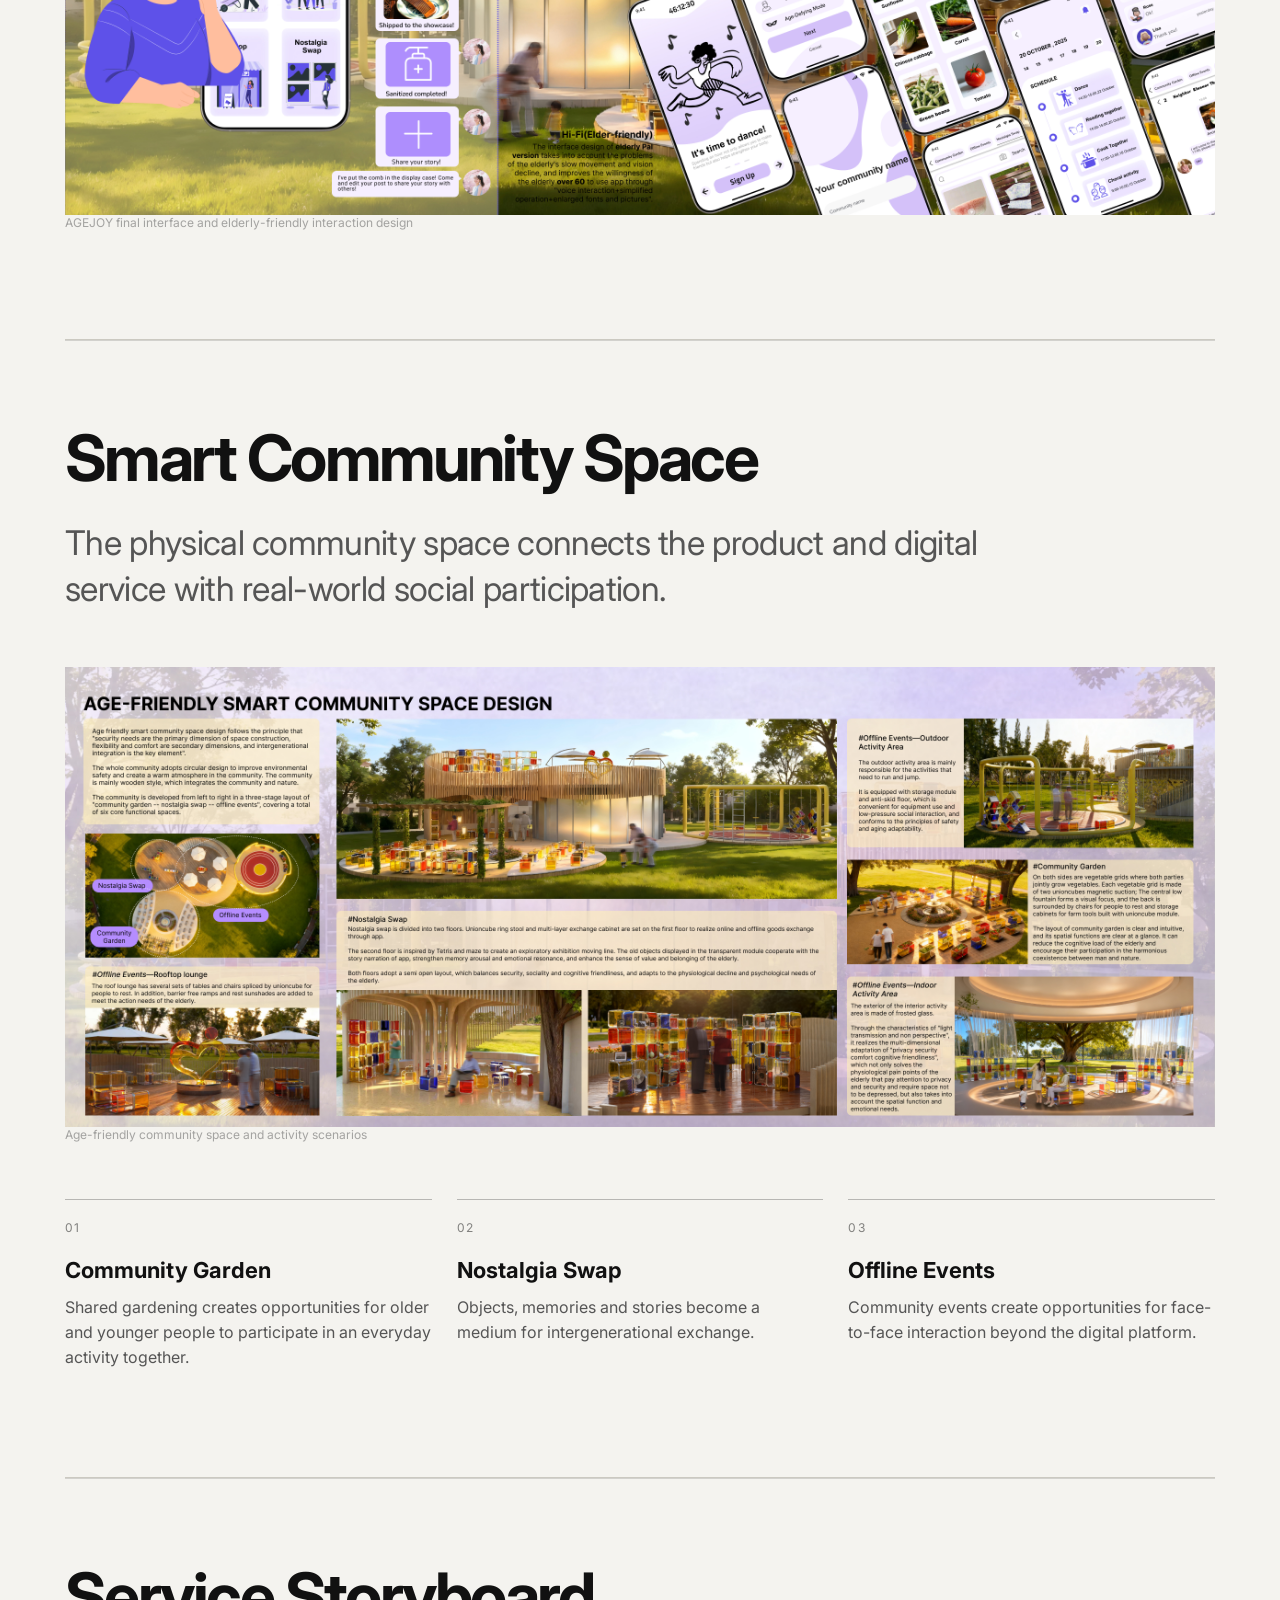
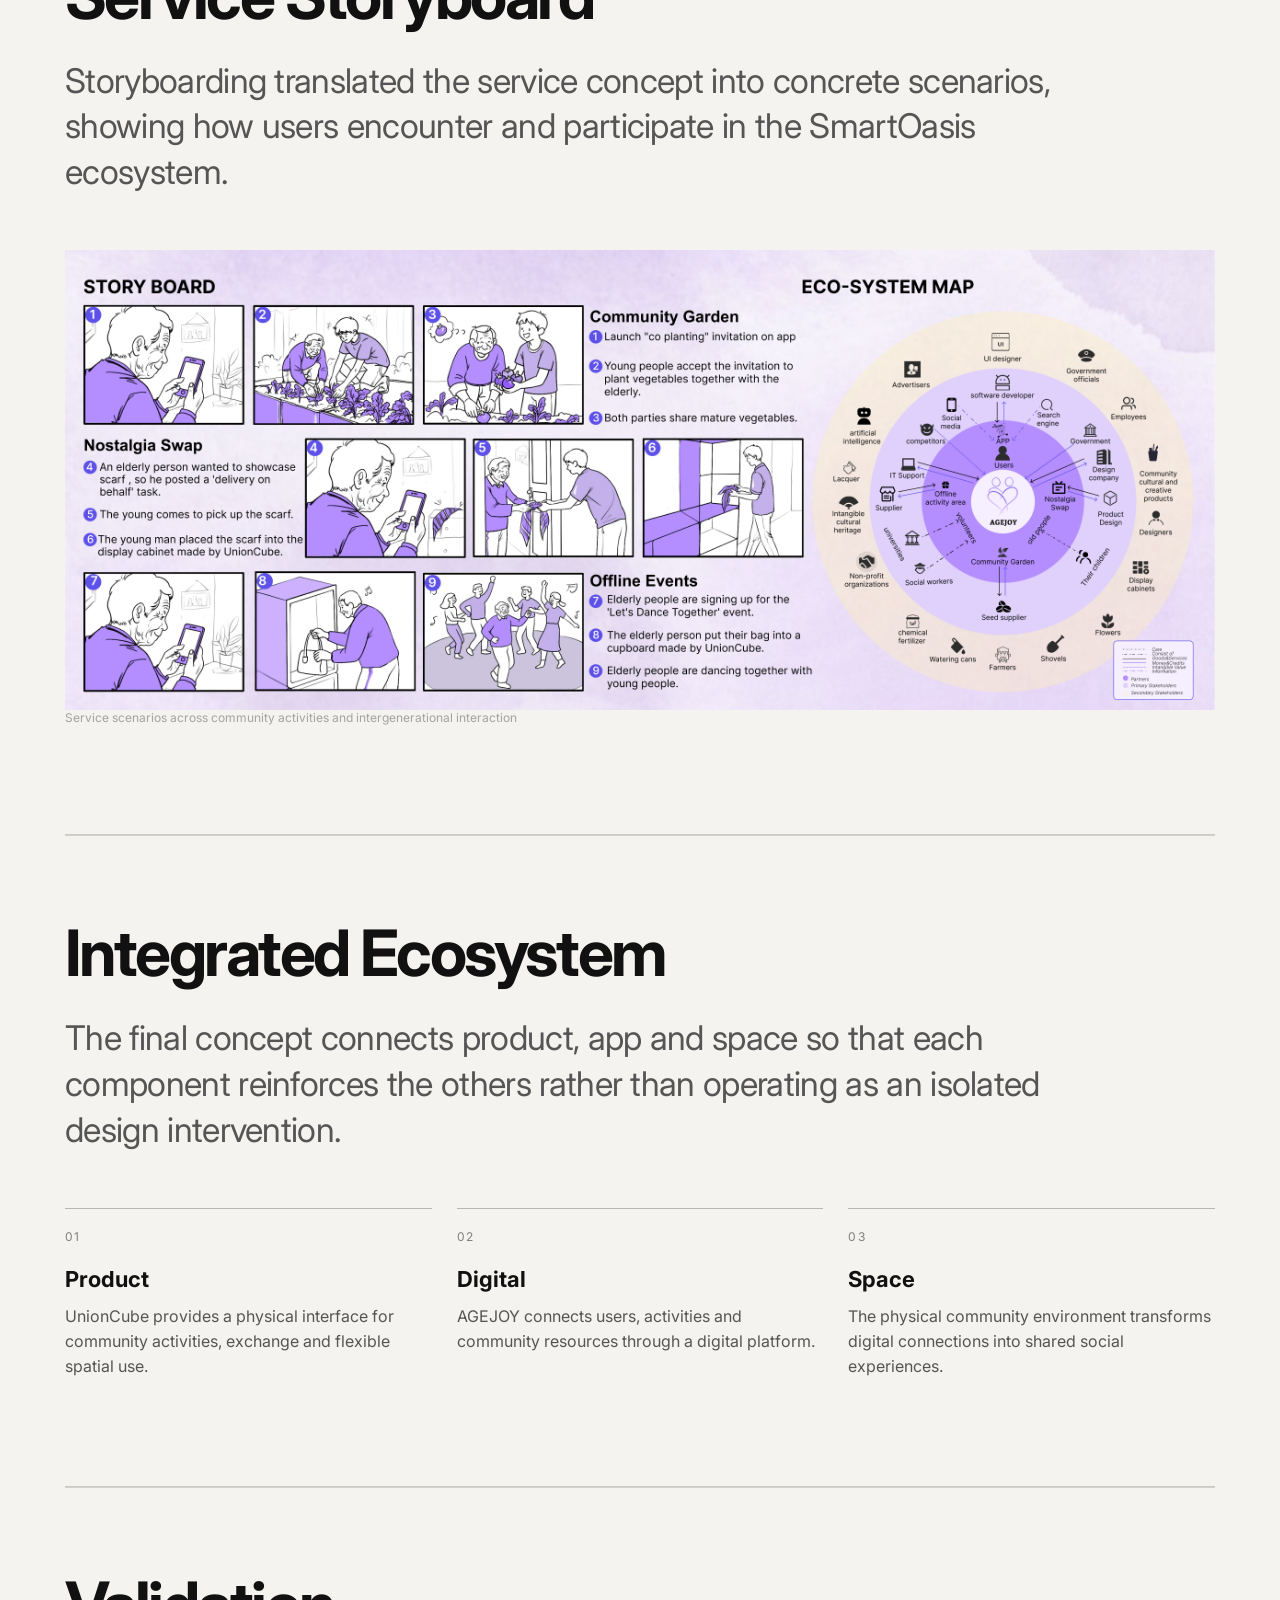
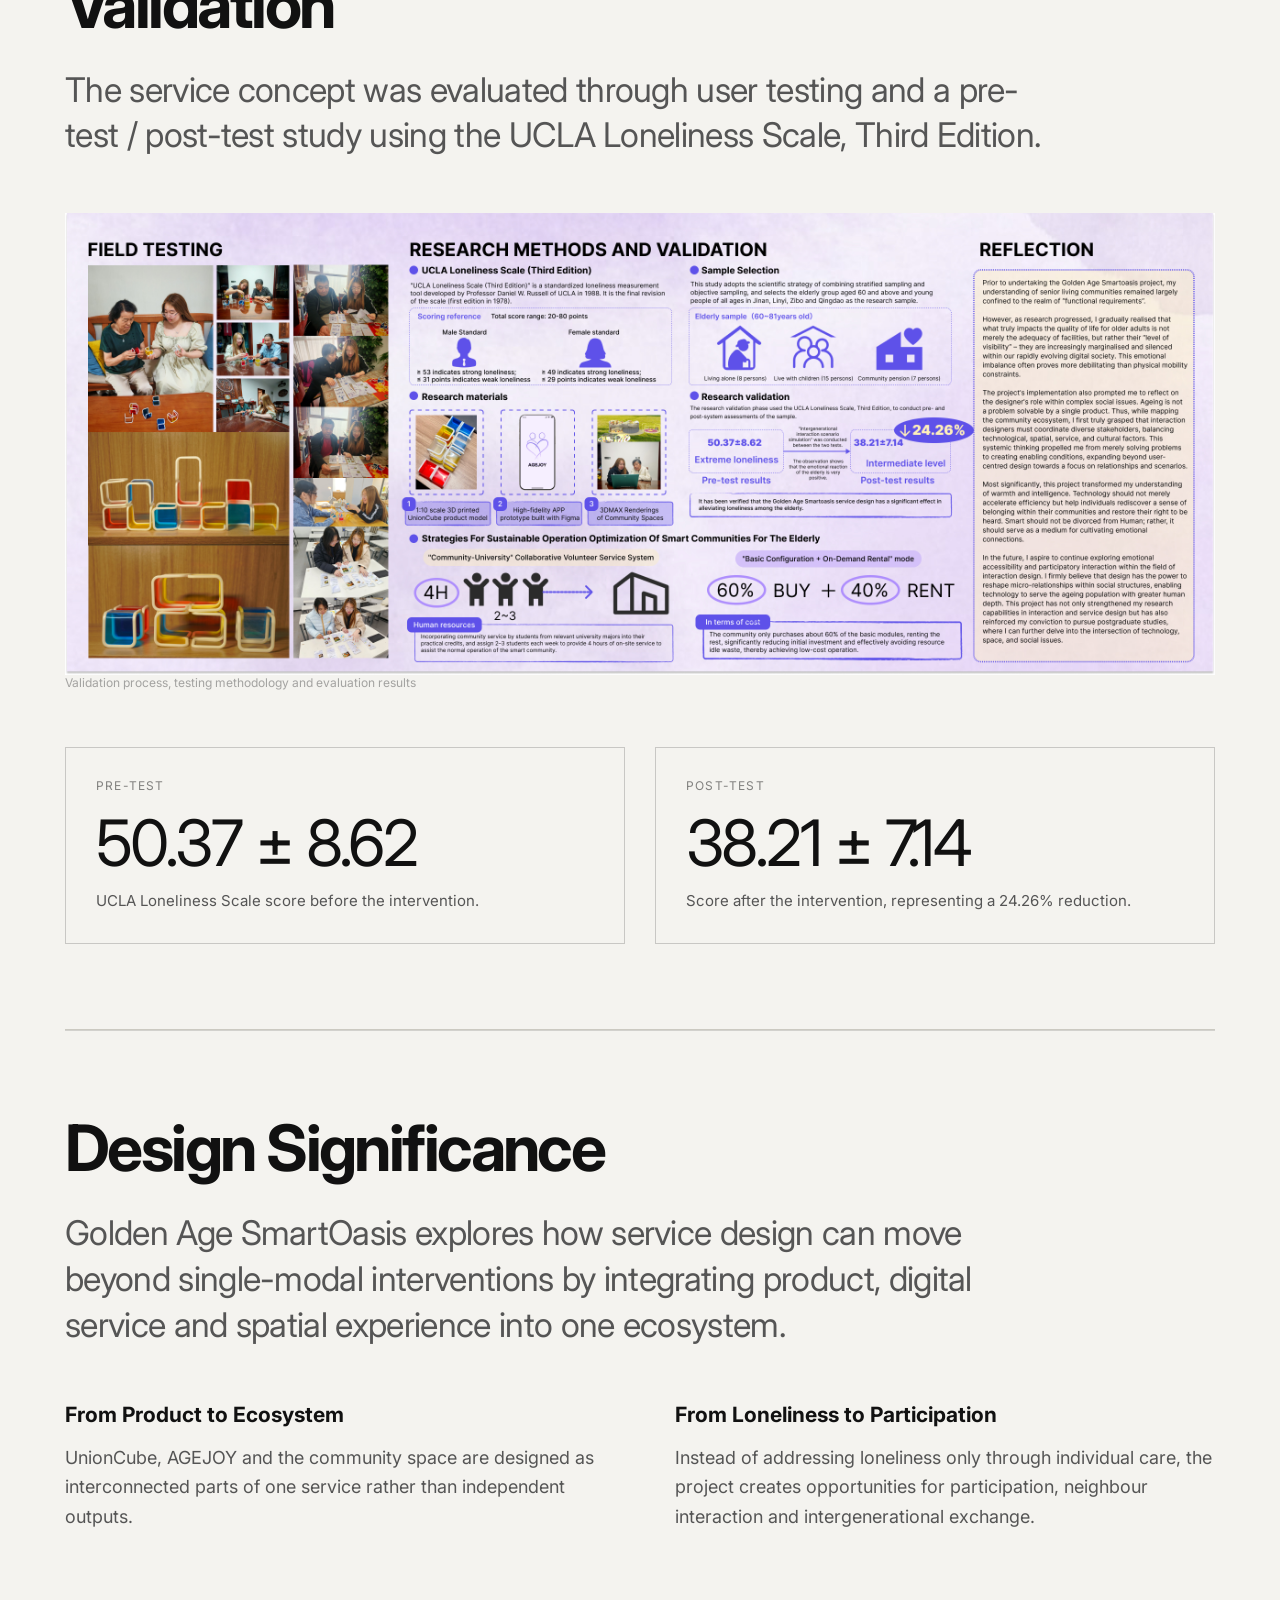
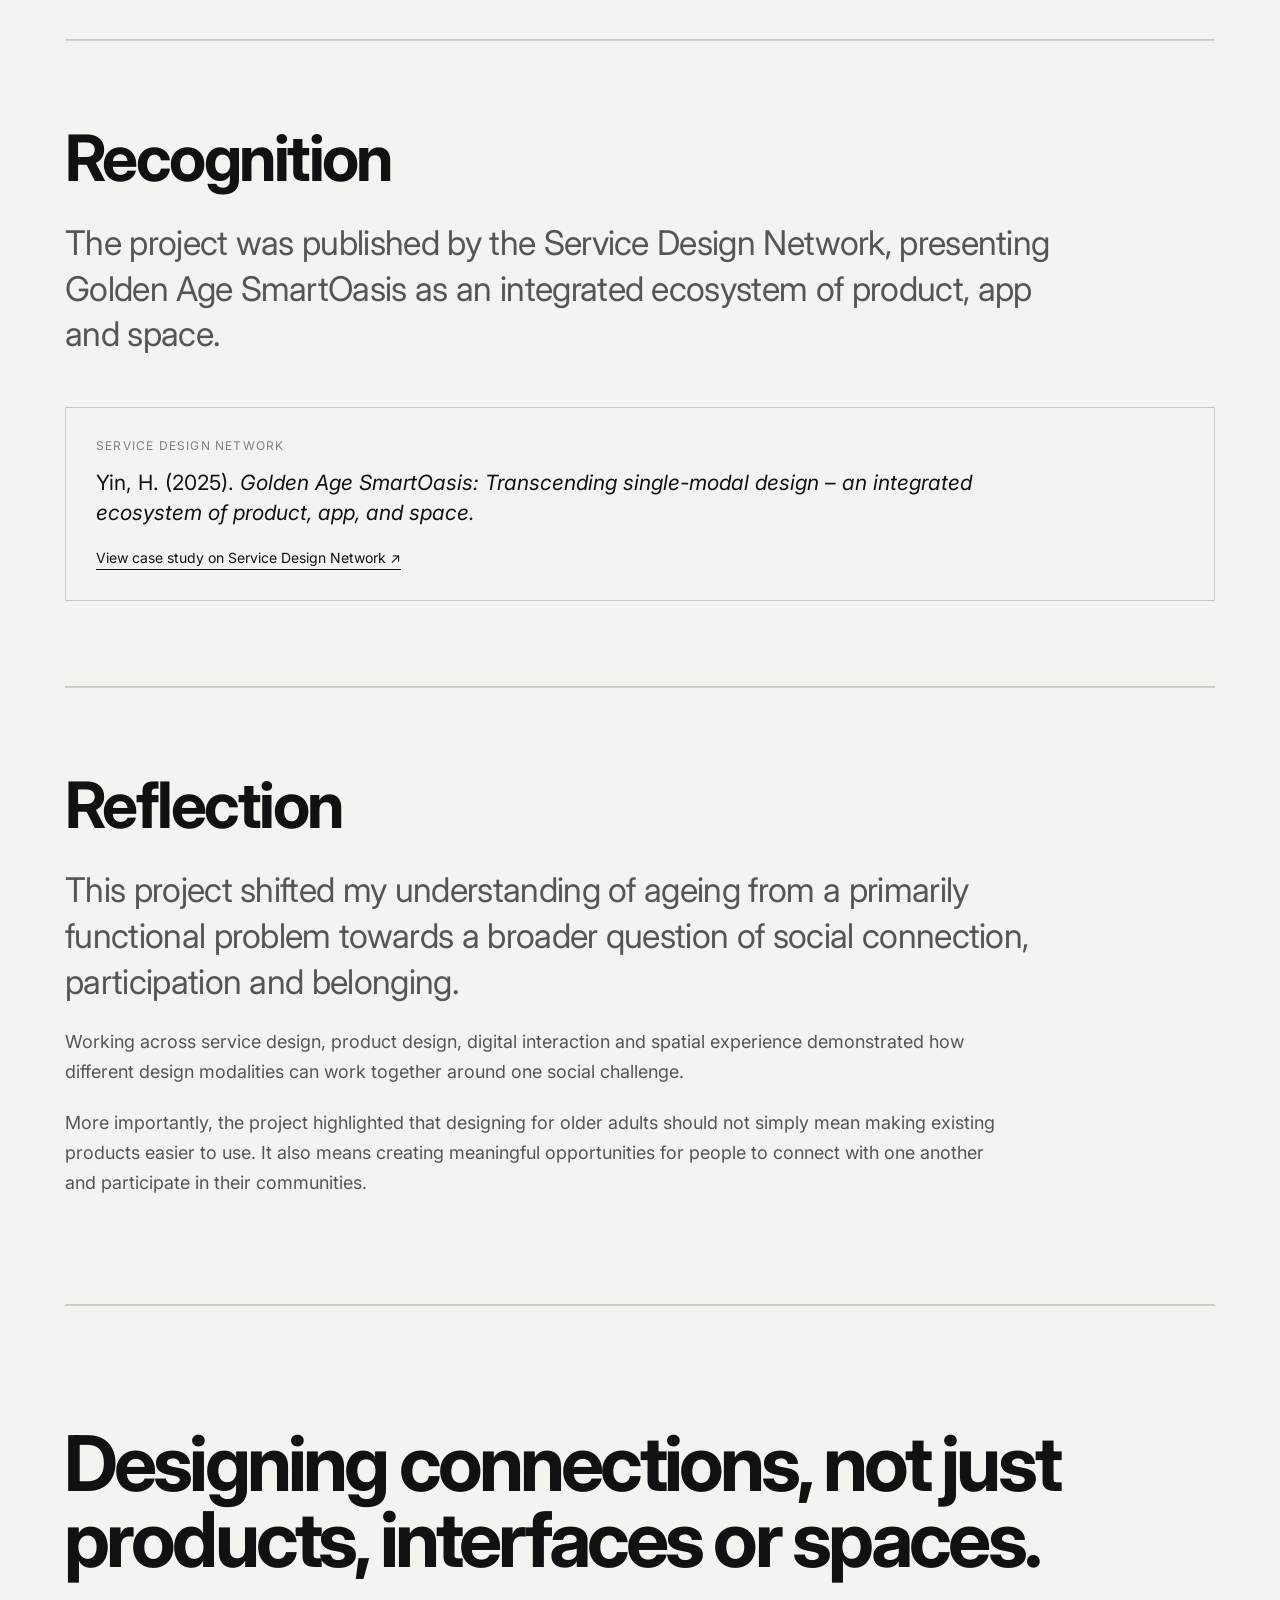
<file: golden-age-smartoasis/index.html>
<!DOCTYPE html>
<html lang="en">
<head>
  <meta charset="UTF-8">
  <meta name="viewport" content="width=device-width, initial-scale=1.0">

  <title>Golden Age SmartOasis — Haoyin Yin</title>

  <link rel="stylesheet" href="../styles.css">

  <style>

    /* =========================
       CASE STUDY
    ========================= */

    .case-study {
      width: 100%;
      max-width: 1400px;
      margin: 0 auto;
      padding: 0 5vw 100px;
      box-sizing: border-box;
    }

    .case-section {
      width: 100%;
      padding: 85px 0;
      border-top: 1px solid rgba(0,0,0,.14);
    }

    .case-section-content {
      width: 100%;
      max-width: 100%;
    }

    .case-section-content h2 {
      max-width: 1050px;
    }

    .case-section-content p {
      max-width: 950px;
    }


    /* =========================
       NAVIGATION
    ========================= */

    .case-nav {
      display: flex;
      justify-content: space-between;
      align-items: center;
      padding: 28px 0;
      border-bottom: 1px solid rgba(0,0,0,.14);
    }

    .case-nav a {
      color: inherit;
      text-decoration: none;
    }

    .case-back {
      font-size: 14px;
    }

    .case-index {
      font-size: 14px;
      opacity: .5;
    }


    /* =========================
       HERO
    ========================= */

    .case-hero {
      padding: 90px 0 75px;
    }

    .case-kicker {
      font-size: 13px;
      text-transform: uppercase;
      letter-spacing: .12em;
      opacity: .55;
      margin-bottom: 25px;
    }

    .case-hero h1 {
      font-size: clamp(52px, 8vw, 112px);
      line-height: .92;
      letter-spacing: -.055em;
      margin: 0;
      max-width: 1100px;
    }

    .case-subtitle {
      font-size: clamp(22px, 3vw, 38px);
      line-height: 1.15;
      max-width: 900px;
      margin: 35px 0 0;
      letter-spacing: -.025em;
    }


    /* =========================
       TEAM
    ========================= */

    .case-team {
      display: grid;
      grid-template-columns: repeat(2, minmax(0, 1fr));
      gap: 40px;
      padding-top: 22px;
      margin-bottom: 28px;
      border-top: 1px solid rgba(0,0,0,.14);
    }

    .case-team-item span {
      display: block;
      font-size: 12px;
      text-transform: uppercase;
      letter-spacing: .1em;
      opacity: .5;
      margin-bottom: 10px;
    }

    .case-team-item p {
      margin: 0;
      font-size: 16px;
      line-height: 1.5;
    }


    /* =========================
       META
    ========================= */

    .case-meta {
      display: grid;
      grid-template-columns: repeat(3, 1fr);
      gap: 35px;
      margin-top: 45px;
      padding-top: 25px;
      border-top: 1px solid rgba(0,0,0,.14);
    }

    .case-meta-item span {
      display: block;
      font-size: 12px;
      text-transform: uppercase;
      letter-spacing: .1em;
      opacity: .5;
      margin-bottom: 8px;
    }

    .case-meta-item p {
      margin: 0;
      font-size: 15px;
      line-height: 1.45;
    }


    /* =========================
       IMAGES
    ========================= */

    .case-content-image {
      width: 100%;
      margin-top: 55px;
    }

    .case-content-image img {
      display: block;
      width: 100%;
      height: auto;
    }

    .case-image-caption {
      margin-top: 12px;
      font-size: 12px !important;
      line-height: 1.4 !important;
      opacity: .5;
    }


    /* =========================
       TYPOGRAPHY
    ========================= */

    .case-section h2 {
      font-size: clamp(34px, 5vw, 64px);
      line-height: 1;
      letter-spacing: -.04em;
      margin: 0 0 30px;
    }

    .case-section h3 {
      font-size: 21px;
      line-height: 1.2;
      margin: 0 0 15px;
    }

    .case-section p {
      font-size: 18px;
      line-height: 1.65;
      margin: 0 0 22px;
    }

    .case-lead {
      font-size: clamp(22px, 3vw, 34px) !important;
      line-height: 1.35 !important;
      letter-spacing: -.02em;
      max-width: 1000px !important;
    }


    /* =========================
       TWO COLUMN
    ========================= */

    .case-two-column {
      display: grid;
      grid-template-columns: repeat(2, minmax(0, 1fr));
      gap: 70px;
      margin-top: 55px;
    }

    .case-two-column > div {
      min-width: 0;
    }


    /* =========================
       HIGHLIGHTS
    ========================= */

    .case-highlights {
      display: grid;
      grid-template-columns: repeat(3, minmax(0, 1fr));
      gap: 25px;
      margin-top: 55px;
    }

    .case-highlight {
      padding-top: 20px;
      border-top: 1px solid rgba(0,0,0,.25);
    }

    .case-highlight-number {
      font-size: 12px;
      opacity: .5;
      letter-spacing: .1em;
      margin-bottom: 22px;
    }

    .case-highlight h3 {
      font-size: 22px;
      margin-bottom: 12px;
    }

    .case-highlight p {
      font-size: 16px;
      line-height: 1.55;
    }


    /* =========================
       VALIDATION RESULTS
    ========================= */

    .research-result {
      display: grid;
      grid-template-columns: repeat(2, minmax(0, 1fr));
      gap: 30px;
      margin-top: 55px;
    }

    .result-card {
      padding: 30px;
      border: 1px solid rgba(0,0,0,.18);
    }

    .result-card span {
      display: block;
      font-size: 12px;
      text-transform: uppercase;
      letter-spacing: .1em;
      opacity: .5;
      margin-bottom: 18px;
    }

    .result-number {
      font-size: clamp(36px, 5vw, 64px);
      line-height: 1;
      letter-spacing: -.04em;
      margin-bottom: 15px;
    }

    .result-card p {
      font-size: 15px !important;
      line-height: 1.5 !important;
      margin: 0 !important;
    }


    /* =========================
       SDN RECOGNITION
    ========================= */

    .case-recognition {
      margin-top: 50px;
      padding: 30px;
      border: 1px solid rgba(0,0,0,.18);
    }

    .case-recognition-label {
      display: block;
      font-size: 12px;
      text-transform: uppercase;
      letter-spacing: .1em;
      opacity: .5;
      margin-bottom: 15px;
    }

    .case-recognition-title {
      font-size: 21px;
      line-height: 1.4;
      margin-bottom: 20px;
      max-width: 900px;
    }

    .case-recognition a {
      display: inline-block;
      color: inherit;
      text-decoration: none;
      border-bottom: 1px solid currentColor;
      padding-bottom: 3px;
      font-size: 14px;
    }


    /* =========================
       CLOSING
    ========================= */

    .case-closing {
      padding: 120px 0 80px;
      border-top: 1px solid rgba(0,0,0,.14);
    }

    .case-closing h2 {
      font-size: clamp(40px, 6vw, 80px);
      line-height: .98;
      letter-spacing: -.05em;
      max-width: 1050px;
      margin: 0;
    }

    .case-closing p {
      max-width: 750px;
      margin-top: 30px;
      font-size: 18px;
      line-height: 1.6;
    }


    /* =========================
       FOOTER
    ========================= */

    .case-footer {
      display: flex;
      justify-content: space-between;
      align-items: center;
      padding-top: 30px;
      border-top: 1px solid rgba(0,0,0,.14);
      font-size: 13px;
    }

    .case-footer a {
      color: inherit;
      text-decoration: none;
    }


    /* =========================
       MOBILE
    ========================= */

    @media (max-width: 700px) {

      .case-study {
        padding: 0 6vw 60px;
      }

      .case-hero {
        padding: 60px 0 55px;
      }

      .case-team,
      .case-meta,
      .case-two-column,
      .case-highlights,
      .research-result {
        grid-template-columns: 1fr;
        gap: 35px;
      }

      .case-section {
        padding: 60px 0;
      }

      .case-section-content p {
        font-size: 16px;
      }

      .case-content-image {
        margin-top: 35px;
      }

      .case-footer {
        align-items: flex-start;
        gap: 20px;
        flex-direction: column;
      }

    }

  </style>
</head>


<body>

<main class="case-study">


  <!-- =========================
       NAVIGATION
  ========================= -->

  <nav class="case-nav">

    <a href="../index.html" class="case-back">
      ← Back to selected work
    </a>

    <span class="case-index">
      04 / 06
    </span>

  </nav>



  <!-- =========================
       HERO
  ========================= -->

  <header class="case-hero">

    <div class="case-kicker">
      Selected Work / 04
    </div>

    <h1>
      Golden Age SmartOasis
    </h1>

    <p class="case-subtitle">
      Design of an Age-Friendly Smart Community
    </p>

  </header>



  <!-- =========================
       PROJECT TEAM
  ========================= -->

  <section class="case-team">

    <div class="case-team-item">

      <span>
        Project Leader
      </span>

      <p>
        Haoyin Yin · MA Service Design, Royal College of Art
      </p>

    </div>


    <div class="case-team-item">

      <span>
        Team Member
      </span>

      <p>
        Wencong Zhang · B.Eng Industrial Design, Shandong University of Art &amp; Design
      </p>

    </div>

  </section>



  <!-- =========================
       PROJECT META
  ========================= -->

  <section class="case-meta">

    <div class="case-meta-item">

      <span>
        Year
      </span>

      <p>
        2025
      </p>

    </div>


    <div class="case-meta-item">

      <span>
        Discipline
      </span>

      <p>
        Service Design · Product Design · Spatial Design
      </p>

    </div>


    <div class="case-meta-item">

      <span>
        Focus
      </span>

      <p>
        Ageing · Loneliness · Intergenerational Interaction · Smart Community
      </p>

    </div>

  </section>



  <!-- =========================
       HERO IMAGE
    ========================= -->

  <div class="case-content-image">

    <img
      src="../assets/golden-age-smartoasis-hero.jpg"
      alt="Golden Age SmartOasis"
    >

  </div>



  <!-- =========================
       PROJECT OVERVIEW
  ========================= -->

  <section class="case-section">

    <div class="case-section-content">

      <h2>
        Project Overview
      </h2>

      <p class="case-lead">
        Golden Age SmartOasis is an age-friendly smart community
        ecosystem designed to address loneliness among older adults
        through product, digital service and spatial intervention.
      </p>

      <p>
        Rather than treating ageing as an isolated healthcare problem,
        the project explores how community participation and
        intergenerational interaction can create stronger social
        connections for older adults.
      </p>

      <div class="case-two-column">

        <div>

          <h3>
            The Challenge
          </h3>

          <p>
            Ageing can be accompanied by reduced companionship,
            weaker social connections and limited opportunities for
            meaningful interaction with other generations.
          </p>

        </div>


        <div>

          <h3>
            The Opportunity
          </h3>

          <p>
            The project investigates how a connected community
            ecosystem can create more opportunities for older and
            younger people to meet, participate and exchange.
          </p>

        </div>

      </div>

    </div>

  </section>



  <!-- =========================
       DESK RESEARCH
       golden-age-smartoasis-deskresearch.jpg
  ========================= -->

  <section class="case-section">

    <div class="case-section-content">

      <h2>
        Desk Research
      </h2>

      <p class="case-lead">
        The research examined ageing, loneliness, community
        participation and existing approaches to age-friendly
        environments and smart elderly-care services.
      </p>

      <div class="case-content-image">

        <img
          src="../assets/golden-age-smartoasis-deskresearch.jpg"
          alt="Golden Age SmartOasis desk research"
        >

        <p class="case-image-caption">
          Desk research, ageing trends and existing community-care precedents
        </p>

      </div>

    </div>

  </section>



  <!-- =========================
       USER RESEARCH
       golden-age-smartoasis-userresearch.jpg
  ========================= -->

  <section class="case-section">

    <div class="case-section-content">

      <h2>
        User Research
      </h2>

      <p class="case-lead">
        Questionnaires, interviews, focus groups and stakeholder
        research were used to understand older adults' experiences
        of loneliness and their relationships with the surrounding
        community.
      </p>

      <div class="case-content-image">

        <img
          src="../assets/golden-age-smartoasis-userresearch.jpg"
          alt="Golden Age SmartOasis user research"
        >

        <p class="case-image-caption">
          Questionnaires, interviews, focus groups and stakeholder research
        </p>

      </div>

      <div class="case-highlights">

        <div class="case-highlight">

          <div class="case-highlight-number">
            01
          </div>

          <h3>
            Companionship
          </h3>

          <p>
            Lack of companionship and communication can contribute
            to persistent feelings of loneliness among older adults.
          </p>

        </div>


        <div class="case-highlight">

          <div class="case-highlight-number">
            02
          </div>

          <h3>
            Community Connection
          </h3>

          <p>
            Opportunities for meaningful interaction between
            neighbours and community members can be limited.
          </p>

        </div>


        <div class="case-highlight">

          <div class="case-highlight-number">
            03
          </div>

          <h3>
            Generational Difference
          </h3>

          <p>
            Differences in communication habits and interests can
            create barriers between older and younger generations.
          </p>

        </div>

      </div>

    </div>

  </section>



  <!-- =========================
       PERSONA / JOURNEY / CONCEPT
       golden-age-smartoasis-concept.jpg
  ========================= -->

  <section class="case-section">

    <div class="case-section-content">

      <h2>
        Personas, Journey &amp; Opportunity
      </h2>

      <p class="case-lead">
        Research insights were translated into personas and user
        journeys to identify opportunities for reducing loneliness
        and encouraging intergenerational participation.
      </p>

      <div class="case-content-image">

        <img
          src="../assets/golden-age-smartoasis-concept.jpg"
          alt="Golden Age SmartOasis personas user journey and concept development"
        >

        <p class="case-image-caption">
          Persona development, user journey mapping and design opportunity exploration
        </p>

      </div>

    </div>

  </section>



  <!-- =========================
       DESIGN CONCEPT
  ========================= -->

  <section class="case-section">

    <div class="case-section-content">

      <h2>
        Design Concept
      </h2>

      <p class="case-lead">
        Golden Age SmartOasis moves beyond single-modal design by
        integrating a physical product, a digital platform and
        community space into one connected ecosystem.
      </p>

      <div class="case-highlights">

        <div class="case-highlight">

          <div class="case-highlight-number">
            01
          </div>

          <h3>
            UnionCube
          </h3>

          <p>
            A modular physical product designed to support community
            activities, exchange and flexible use of shared spaces.
          </p>

        </div>


        <div class="case-highlight">

          <div class="case-highlight-number">
            02
          </div>

          <h3>
            AGEJOY
          </h3>

          <p>
            A digital platform connecting older and younger users
            through communication, activities and community exchange.
          </p>

        </div>


        <div class="case-highlight">

          <div class="case-highlight-number">
            03
          </div>

          <h3>
            Smart Community Space
          </h3>

          <p>
            A physical environment where digital connections become
            opportunities for face-to-face participation.
          </p>

        </div>

      </div>

    </div>

  </section>



  <!-- =========================
       UNIONCUBE PRODUCT
       golden-age-smartoasis- product.jpg
  ========================= -->

  <section class="case-section">

    <div class="case-section-content">

      <h2>
        UnionCube
      </h2>

      <p class="case-lead">
        UnionCube is a modular physical product designed to
        facilitate community interaction and flexible participation.
      </p>

      <p>
        The product was developed through multiple rounds of
        prototyping, exploring its form, assembly, usability and
        suitability for older users.
      </p>

      <div class="case-content-image">

        <img
          src="../assets/golden-age-smartoasis- product.jpg"
          alt="Golden Age SmartOasis UnionCube product development"
        >

        <p class="case-image-caption">
          UnionCube product development and prototype iterations
        </p>

      </div>

    </div>

  </section>



  <!-- =========================
       UNIONCUBE ADVANCED
       golden-age-smartoasis- product2.jpg
  ========================= -->

  <section class="case-section">

    <div class="case-section-content">

      <h2>
        Modular Product System
      </h2>

      <p class="case-lead">
        The later iterations refined UnionCube around modularity,
        magnetic connection, ergonomic considerations and
        elderly-friendly interaction.
      </p>

      <div class="case-content-image">

        <img
          src="../assets/golden-age-smartoasis- product2.jpg"
          alt="Golden Age SmartOasis advanced UnionCube product design"
        >

        <p class="case-image-caption">
          Advanced UnionCube development and modular product system
        </p>

      </div>

      <div class="case-highlights">

        <div class="case-highlight">

          <div class="case-highlight-number">
            01
          </div>

          <h3>
            Modular
          </h3>

          <p>
            The modules can be rearranged to support different
            community activities and scenarios.
          </p>

        </div>


        <div class="case-highlight">

          <div class="case-highlight-number">
            02
          </div>

          <h3>
            Magnetic
          </h3>

          <p>
            Magnetic connections support easier assembly and
            reconfiguration of the system.
          </p>

        </div>


        <div class="case-highlight">

          <div class="case-highlight-number">
            03
          </div>

          <h3>
            Accessible
          </h3>

          <p>
            Form and interaction were refined with older users'
            accessibility and ease of use in mind.
          </p>

        </div>

      </div>

    </div>

  </section>



  <!-- =========================
       AGEJOY APP
       golden-age-smartoasis-app.jpg
  ========================= -->

  <section class="case-section">

    <div class="case-section-content">

      <h2>
        AGEJOY App
      </h2>

      <p class="case-lead">
        AGEJOY extends the community ecosystem into a digital
        platform where older and younger users can communicate,
        participate and exchange.
      </p>

      <div class="case-content-image">

        <img
          src="../assets/golden-age-smartoasis-app.jpg"
          alt="Golden Age SmartOasis AGEJOY app design"
        >

        <p class="case-image-caption">
          AGEJOY information architecture and early interface development
        </p>

      </div>

      <div class="case-highlights">

        <div class="case-highlight">

          <div class="case-highlight-number">
            01
          </div>

          <h3>
            Communication
          </h3>

          <p>
            Users can connect with other community members and
            maintain social relationships.
          </p>

        </div>


        <div class="case-highlight">

          <div class="case-highlight-number">
            02
          </div>

          <h3>
            Activities
          </h3>

          <p>
            The platform connects users with community activities
            and opportunities for participation.
          </p>

        </div>


        <div class="case-highlight">

          <div class="case-highlight-number">
            03
          </div>

          <h3>
            Exchange
          </h3>

          <p>
            Community exchange creates another way for different
            generations to share objects, knowledge and experiences.
          </p>

        </div>

      </div>

    </div>

  </section>



  <!-- =========================
       APP FINAL
       golden-age-smartoasis-appfinal.jpg
  ========================= -->

  <section class="case-section">

    <div class="case-section-content">

      <h2>
        Elderly-Friendly Interface
      </h2>

      <p class="case-lead">
        Interface iterations explored how AGEJOY could become
        easier for older adults to understand and navigate.
      </p>

      <p>
        The design process considered larger visual elements,
        clearer information hierarchy and simplified interaction
        structures to improve accessibility for older users.
      </p>

      <div class="case-content-image">

        <img
          src="../assets/golden-age-smartoasis-appfinal.jpg"
          alt="Golden Age SmartOasis final AGEJOY app interface"
        >

        <p class="case-image-caption">
          AGEJOY final interface and elderly-friendly interaction design
        </p>

      </div>

    </div>

  </section>



  <!-- =========================
       COMMUNITY SPACE
       golden-age-smartoasis-space.jpg
  ========================= -->

  <section class="case-section">

    <div class="case-section-content">

      <h2>
        Smart Community Space
      </h2>

      <p class="case-lead">
        The physical community space connects the product and
        digital service with real-world social participation.
      </p>

      <div class="case-content-image">

        <img
          src="../assets/golden-age-smartoasis-space.jpg"
          alt="Golden Age SmartOasis community space"
        >

        <p class="case-image-caption">
          Age-friendly community space and activity scenarios
        </p>

      </div>

      <div class="case-highlights">

        <div class="case-highlight">

          <div class="case-highlight-number">
            01
          </div>

          <h3>
            Community Garden
          </h3>

          <p>
            Shared gardening creates opportunities for older and
            younger people to participate in an everyday activity together.
          </p>

        </div>


        <div class="case-highlight">

          <div class="case-highlight-number">
            02
          </div>

          <h3>
            Nostalgia Swap
          </h3>

          <p>
            Objects, memories and stories become a medium for
            intergenerational exchange.
          </p>

        </div>


        <div class="case-highlight">

          <div class="case-highlight-number">
            03
          </div>

          <h3>
            Offline Events
          </h3>

          <p>
            Community events create opportunities for face-to-face
            interaction beyond the digital platform.
          </p>

        </div>

      </div>

    </div>

  </section>



  <!-- =========================
       STORYBOARD
       golden-age-smartoasis- storyboard.jpg
  ========================= -->

  <section class="case-section">

    <div class="case-section-content">

      <h2>
        Service Storyboard
      </h2>

      <p class="case-lead">
        Storyboarding translated the service concept into concrete
        scenarios, showing how users encounter and participate in
        the SmartOasis ecosystem.
      </p>

      <div class="case-content-image">

        <img
          src="../assets/golden-age-smartoasis- storyboard.jpg"
          alt="Golden Age SmartOasis service storyboard"
        >

        <p class="case-image-caption">
          Service scenarios across community activities and intergenerational interaction
        </p>

      </div>

    </div>

  </section>



  <!-- =========================
       SERVICE ECOSYSTEM
    ========================= -->

  <section class="case-section">

    <div class="case-section-content">

      <h2>
        Integrated Ecosystem
      </h2>

      <p class="case-lead">
        The final concept connects product, app and space so that
        each component reinforces the others rather than operating
        as an isolated design intervention.
      </p>

      <div class="case-highlights">

        <div class="case-highlight">

          <div class="case-highlight-number">
            01
          </div>

          <h3>
            Product
          </h3>

          <p>
            UnionCube provides a physical interface for community
            activities, exchange and flexible spatial use.
          </p>

        </div>


        <div class="case-highlight">

          <div class="case-highlight-number">
            02
          </div>

          <h3>
            Digital
          </h3>

          <p>
            AGEJOY connects users, activities and community resources
            through a digital platform.
          </p>

        </div>


        <div class="case-highlight">

          <div class="case-highlight-number">
            03
          </div>

          <h3>
            Space
          </h3>

          <p>
            The physical community environment transforms digital
            connections into shared social experiences.
          </p>

        </div>

      </div>

    </div>

  </section>



  <!-- =========================
       VALIDATION
       golden-age-smartoasis-validation.jpg
  ========================= -->

  <section class="case-section">

    <div class="case-section-content">

      <h2>
        Validation
      </h2>

      <p class="case-lead">
        The service concept was evaluated through user testing
        and a pre-test / post-test study using the UCLA Loneliness
        Scale, Third Edition.
      </p>

      <div class="case-content-image">

        <img
          src="../assets/golden-age-smartoasis-validation.jpg"
          alt="Golden Age SmartOasis validation and evaluation"
        >

        <p class="case-image-caption">
          Validation process, testing methodology and evaluation results
        </p>

      </div>


      <div class="research-result">

        <div class="result-card">

          <span>
            Pre-Test
          </span>

          <div class="result-number">
            50.37 ± 8.62
          </div>

          <p>
            UCLA Loneliness Scale score before the intervention.
          </p>

        </div>


        <div class="result-card">

          <span>
            Post-Test
          </span>

          <div class="result-number">
            38.21 ± 7.14
          </div>

          <p>
            Score after the intervention, representing a
            24.26% reduction.
          </p>

        </div>

      </div>

    </div>

  </section>



  <!-- =========================
       DESIGN SIGNIFICANCE
  ========================= -->

  <section class="case-section">

    <div class="case-section-content">

      <h2>
        Design Significance
      </h2>

      <p class="case-lead">
        Golden Age SmartOasis explores how service design can move
        beyond single-modal interventions by integrating product,
        digital service and spatial experience into one ecosystem.
      </p>

      <div class="case-two-column">

        <div>

          <h3>
            From Product to Ecosystem
          </h3>

          <p>
            UnionCube, AGEJOY and the community space are designed
            as interconnected parts of one service rather than
            independent outputs.
          </p>

        </div>


        <div>

          <h3>
            From Loneliness to Participation
          </h3>

          <p>
            Instead of addressing loneliness only through individual
            care, the project creates opportunities for participation,
            neighbour interaction and intergenerational exchange.
          </p>

        </div>

      </div>

    </div>

  </section>



  <!-- =========================
       SDN RECOGNITION
  ========================= -->

  <section class="case-section">

    <div class="case-section-content">

      <h2>
        Recognition
      </h2>

      <p class="case-lead">
        The project was published by the Service Design Network,
        presenting Golden Age SmartOasis as an integrated ecosystem
        of product, app and space.
      </p>

      <div class="case-recognition">

        <span class="case-recognition-label">
          Service Design Network
        </span>

        <div class="case-recognition-title">
          Yin, H. (2025). <em>Golden Age SmartOasis:
          Transcending single-modal design – an integrated
          ecosystem of product, app, and space.</em>
        </div>

        <a
          href="https://service-design-network.org/case_study/golden-age-smartoasis"
          target="_blank"
          rel="noopener noreferrer"
        >
          View case study on Service Design Network ↗
        </a>

      </div>

    </div>

  </section>



  <!-- =========================
       REFLECTION
  ========================= -->

  <section class="case-section">

    <div class="case-section-content">

      <h2>
        Reflection
      </h2>

      <p class="case-lead">
        This project shifted my understanding of ageing from a
        primarily functional problem towards a broader question
        of social connection, participation and belonging.
      </p>

      <p>
        Working across service design, product design, digital
        interaction and spatial experience demonstrated how
        different design modalities can work together around
        one social challenge.
      </p>

      <p>
        More importantly, the project highlighted that designing
        for older adults should not simply mean making existing
        products easier to use. It also means creating meaningful
        opportunities for people to connect with one another and
        participate in their communities.
      </p>

    </div>

  </section>



  <!-- =========================
       CLOSING
  ========================= -->

  <section class="case-closing">

    <h2>
      Designing connections,
      not just products,
      interfaces or spaces.
    </h2>

    <p>
      Golden Age SmartOasis explores how product, digital service
      and community space can work together to create more
      connected and participatory ageing experiences.
    </p>

  </section>



  <!-- =========================
       FOOTER
  ========================= -->

  <footer class="case-footer">

    <span>
      © <span id="year"></span> Haoyin Yin
    </span>

    <a href="../index.html">
      Back to Selected Work ↗
    </a>

  </footer>


</main>


<script>
  document.getElementById("year").textContent =
    new Date().getFullYear();
</script>

</body>
</html>
</file>
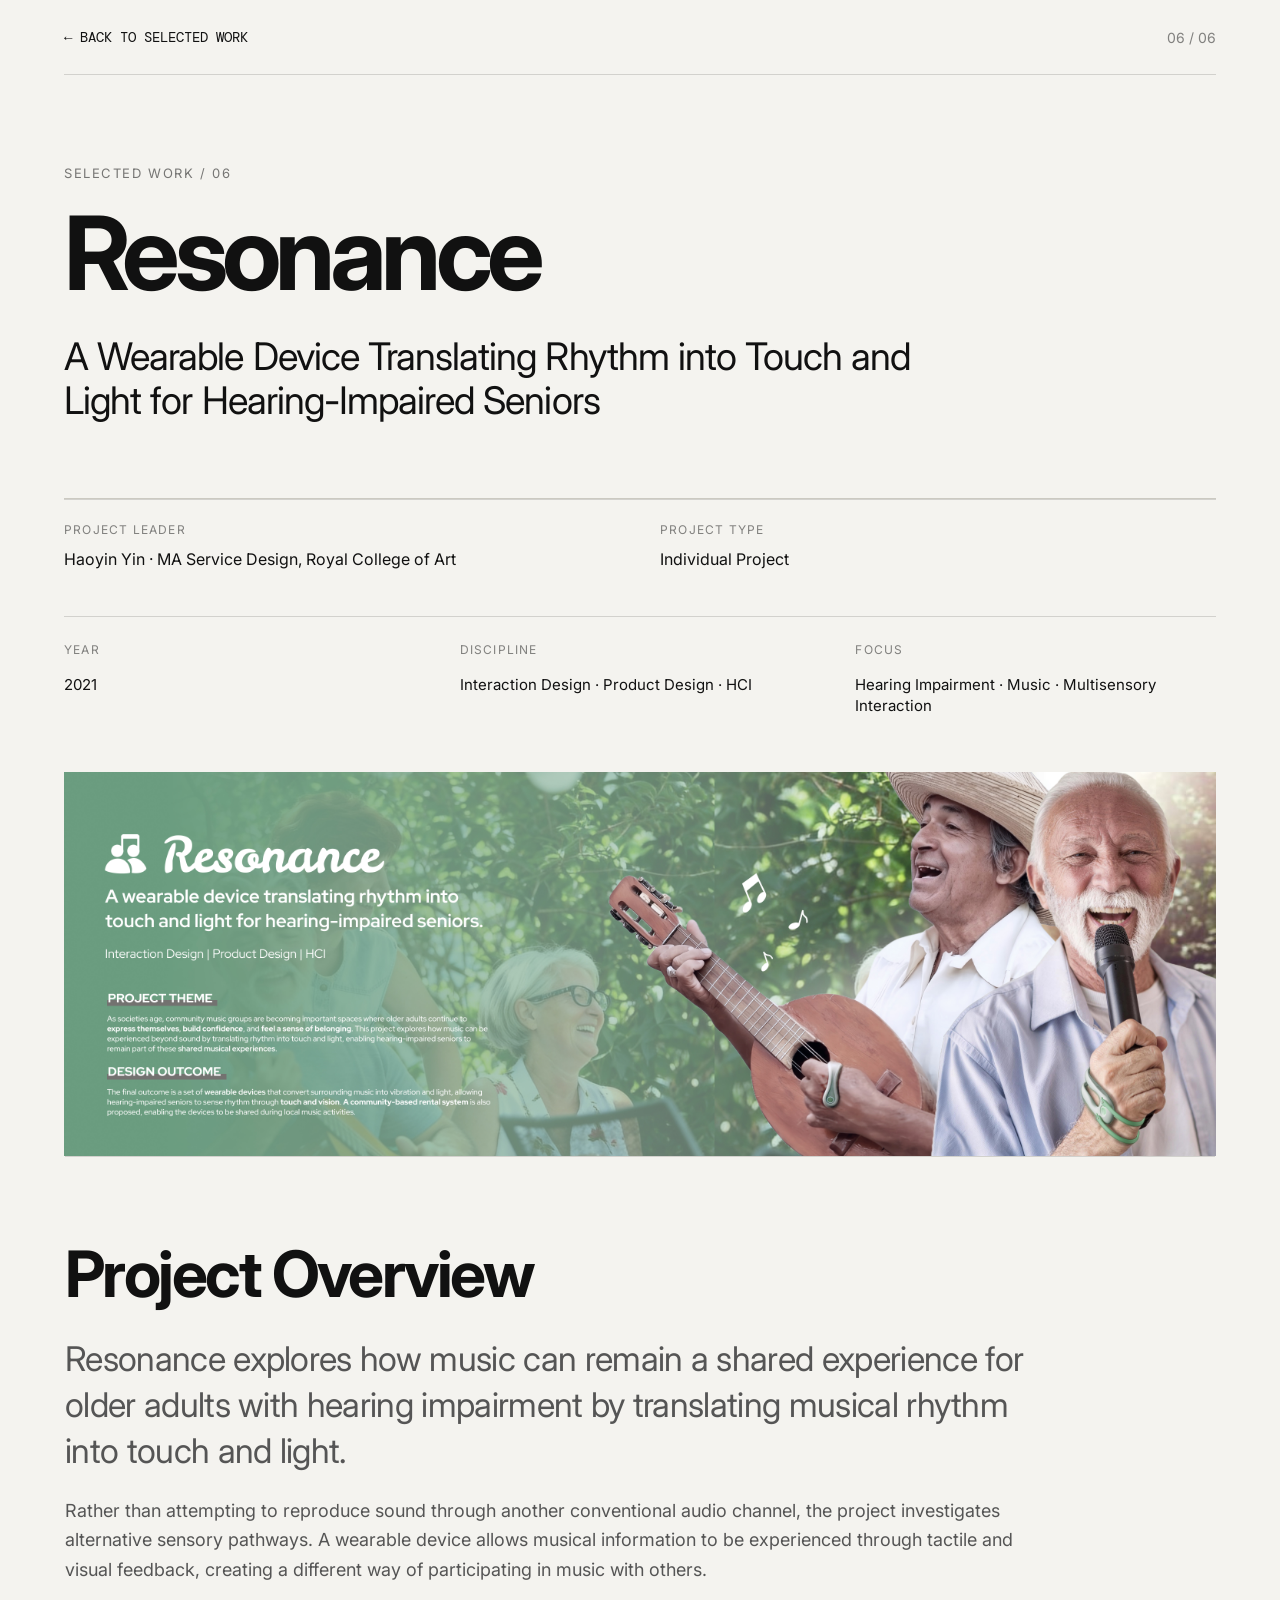
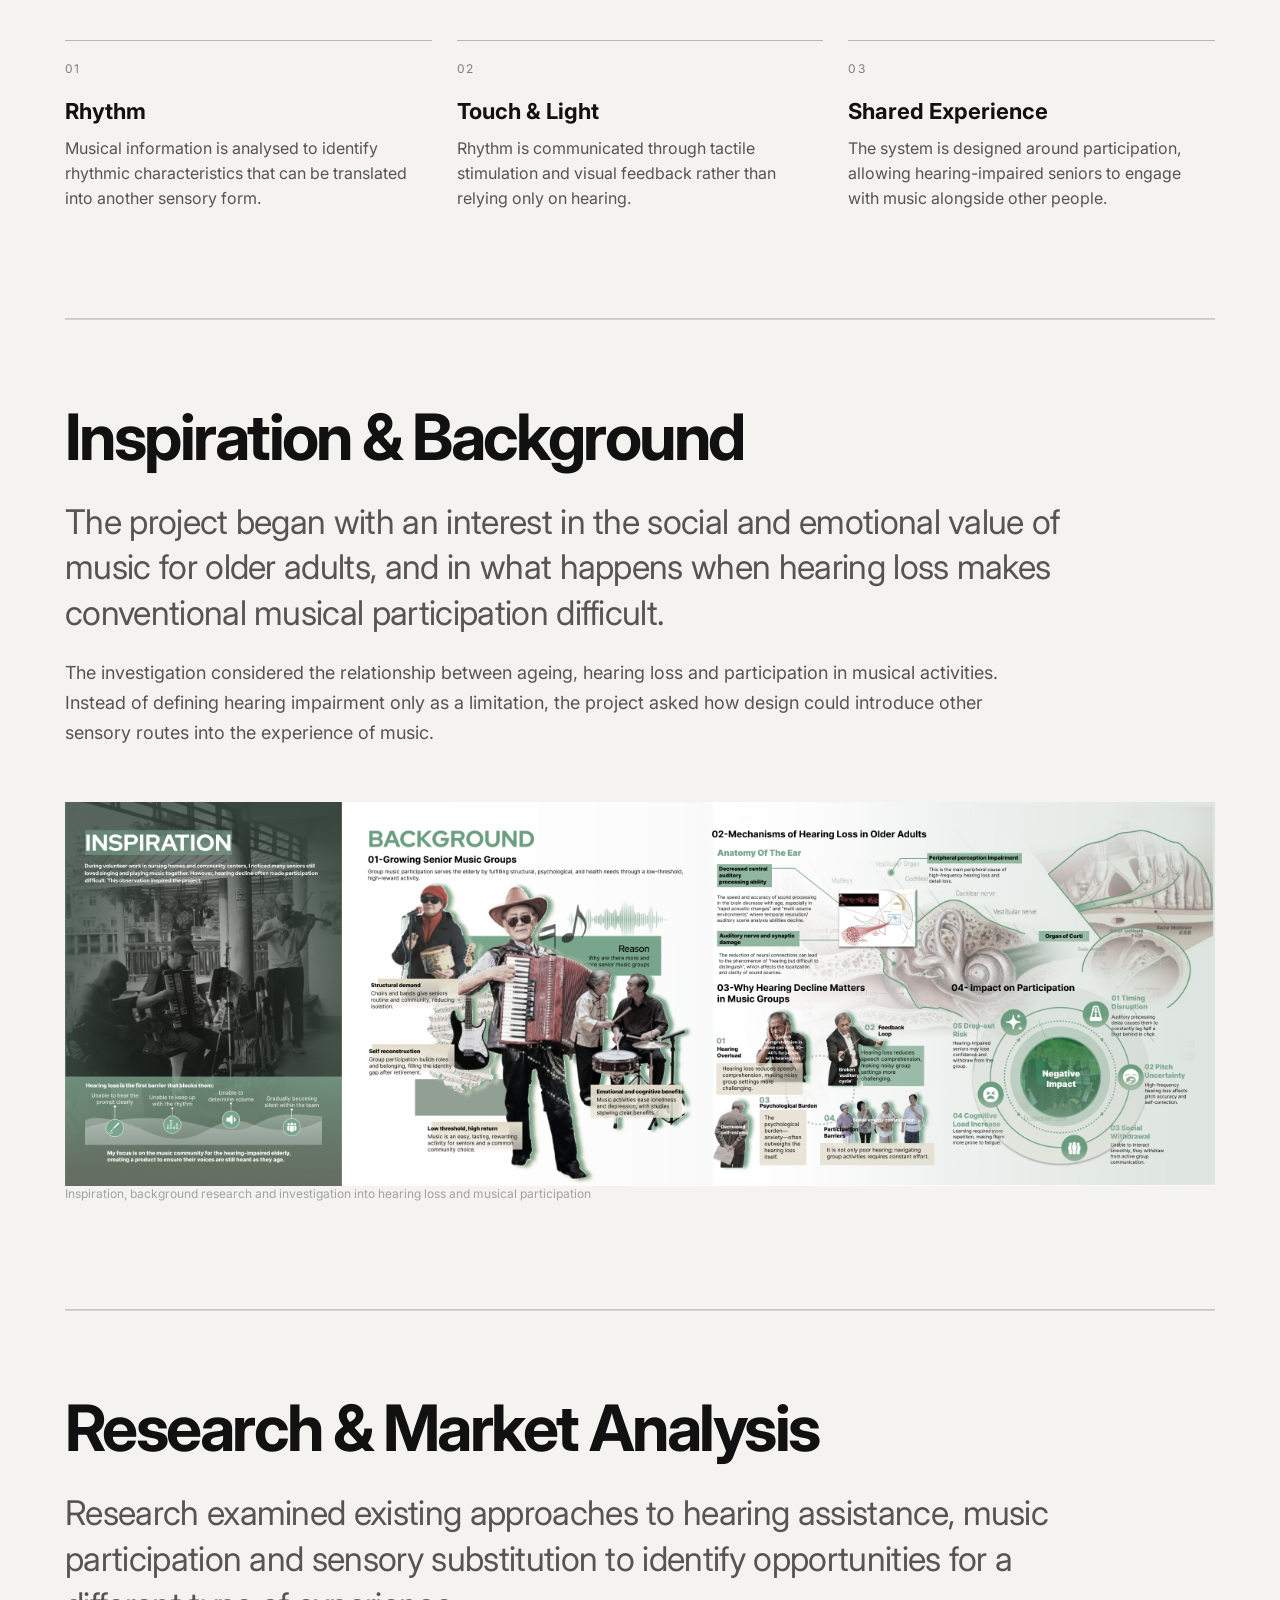
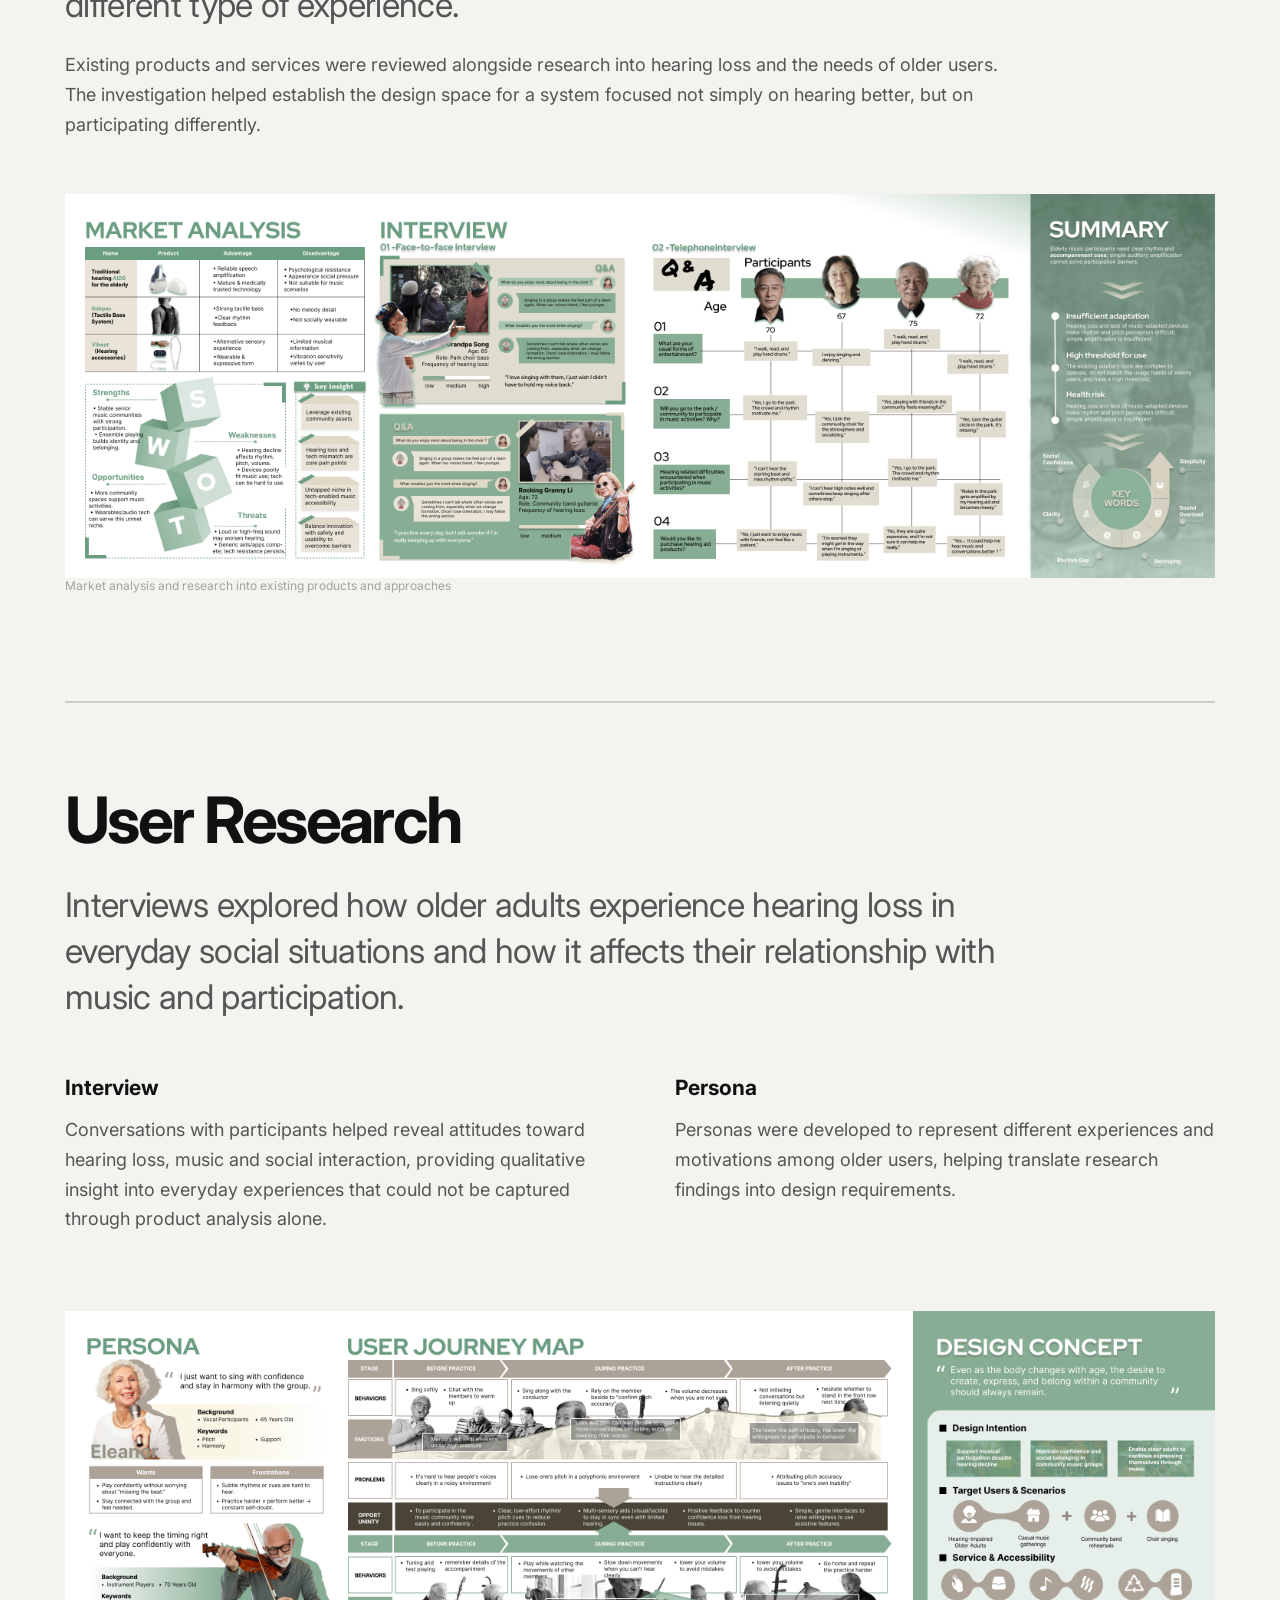
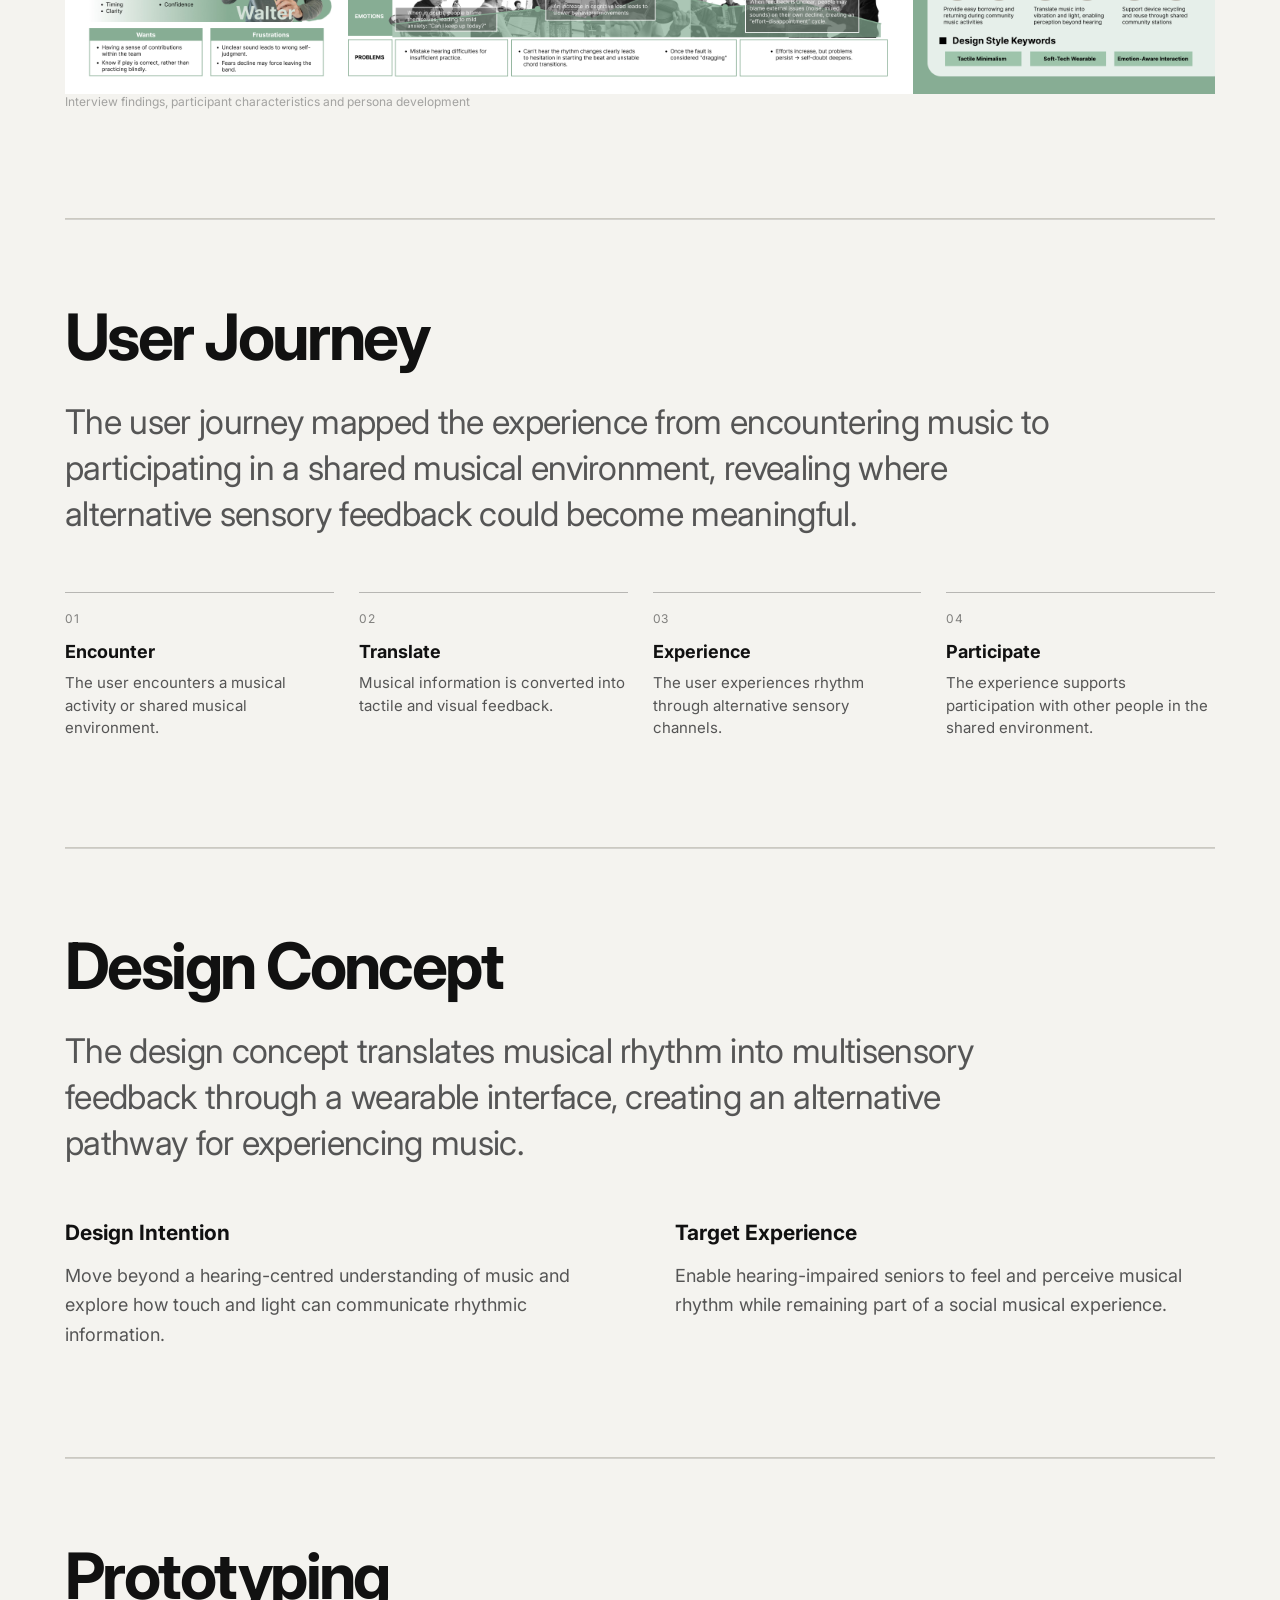
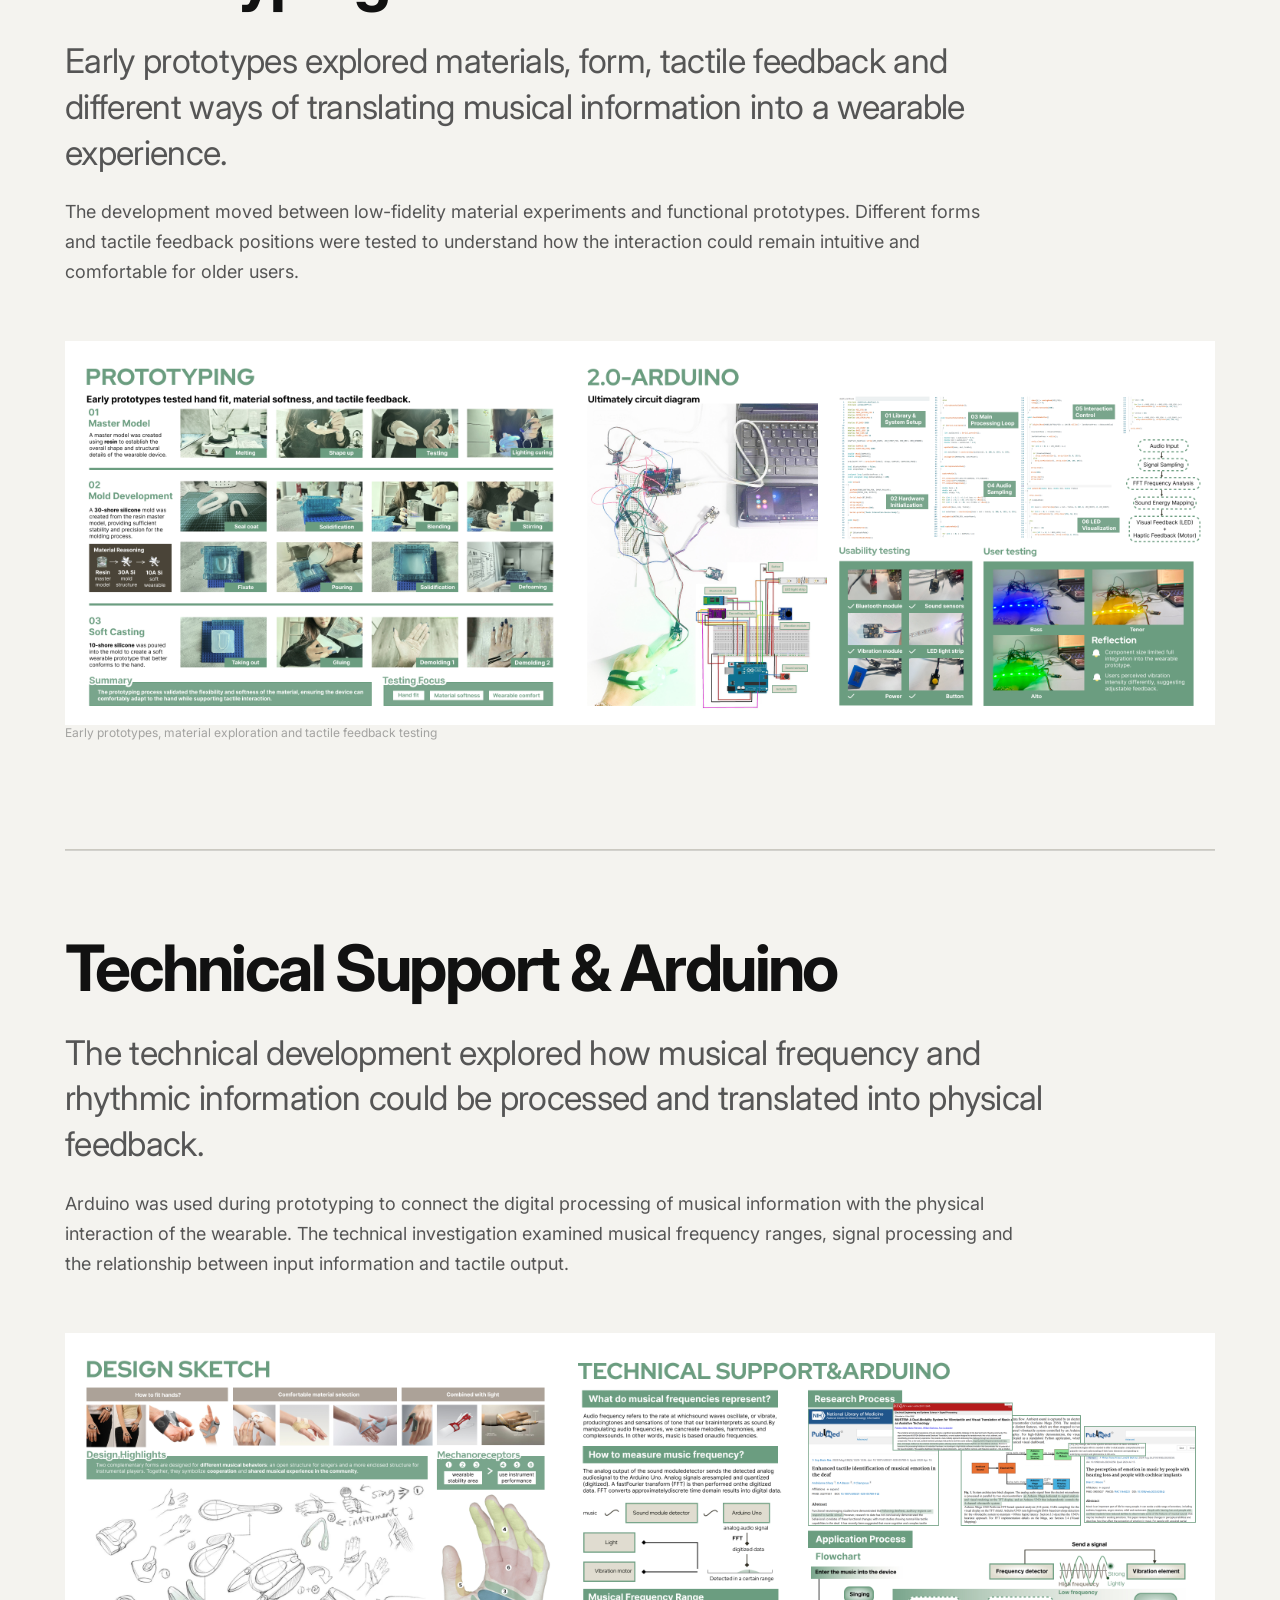
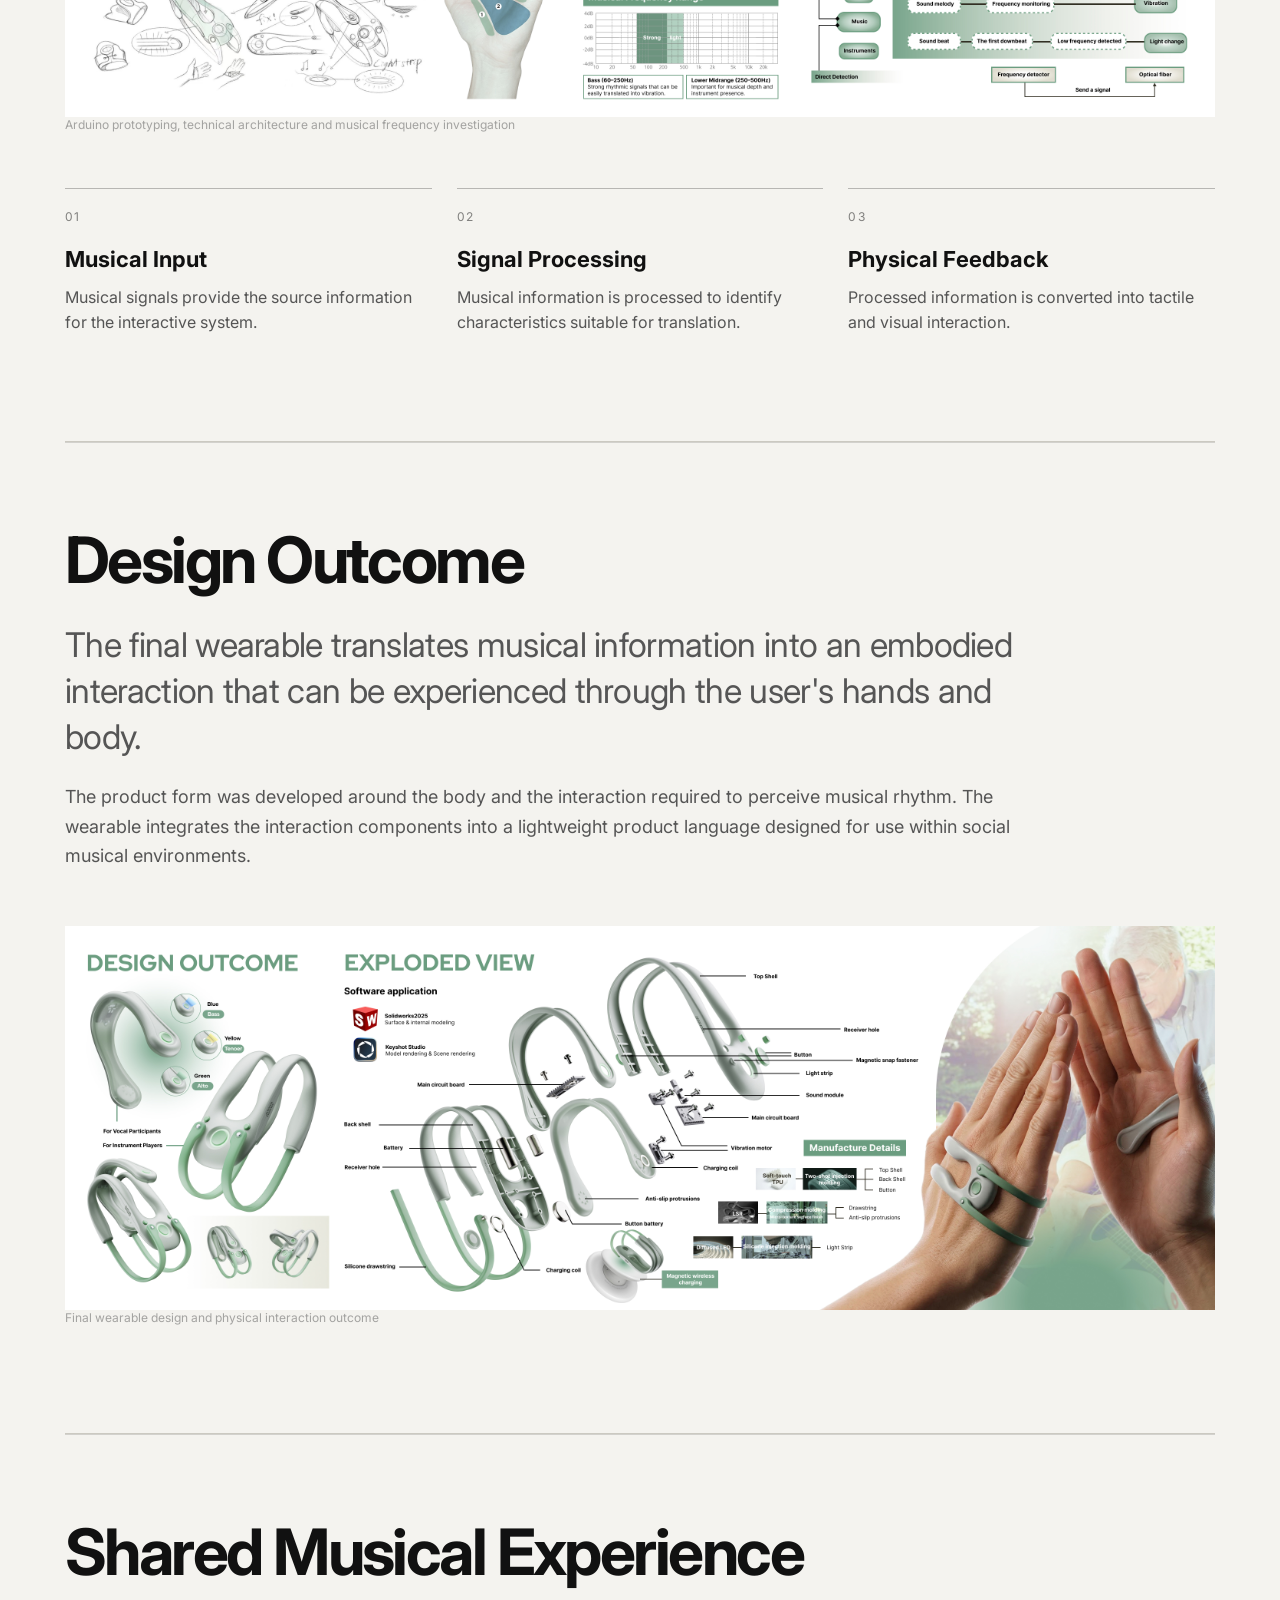
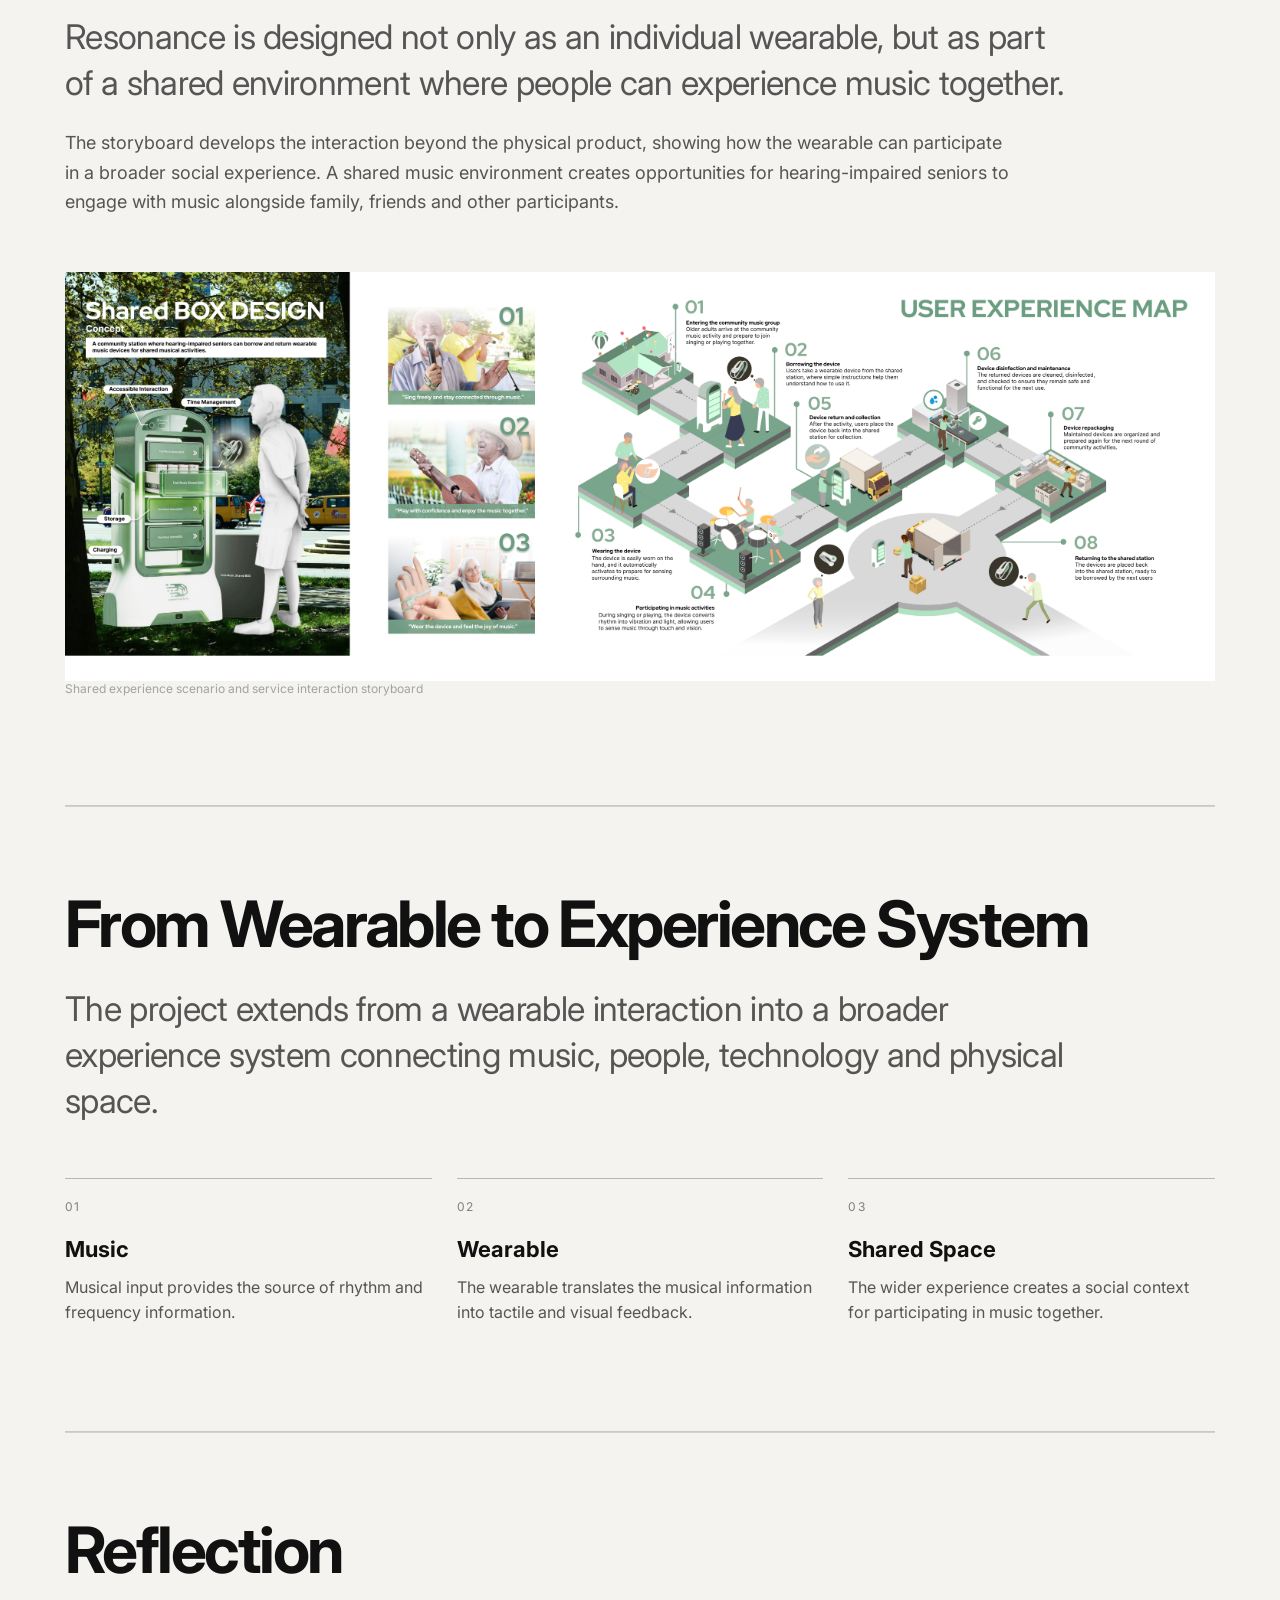
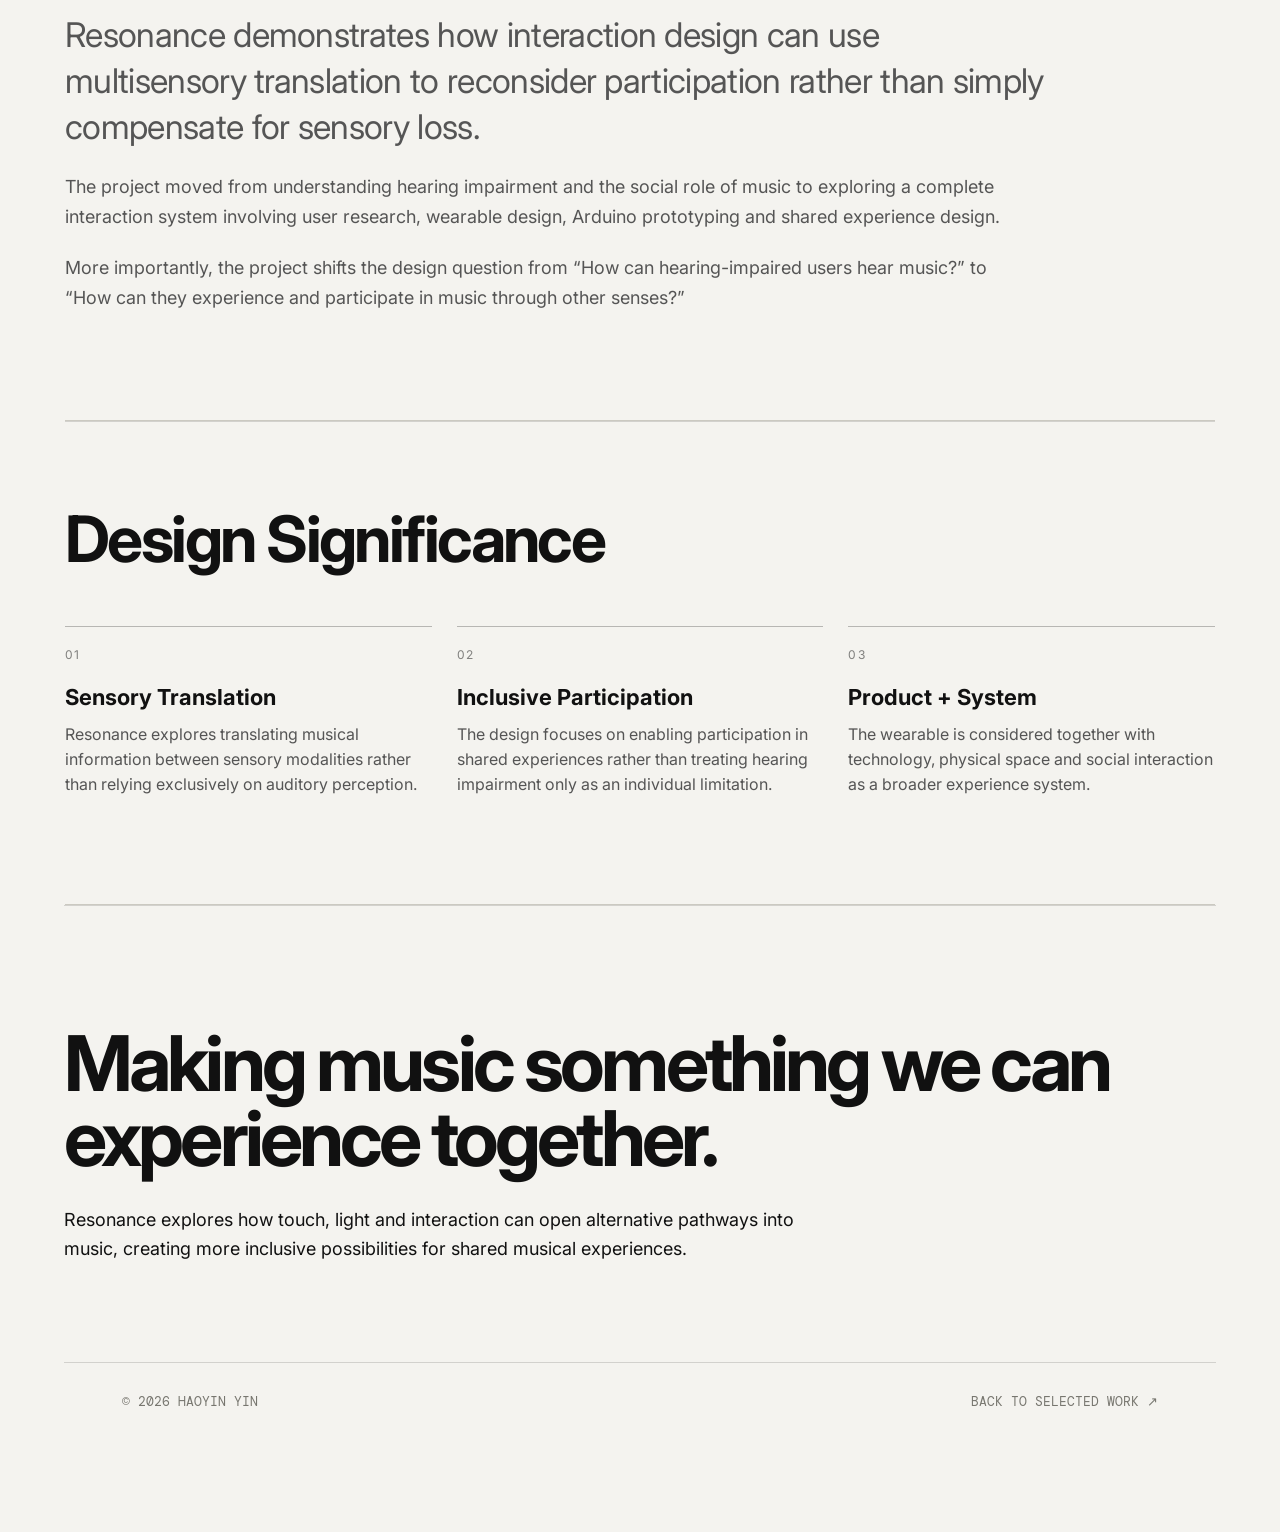
<file: resonance/index.html>
<!DOCTYPE html>
<html lang="en">
<head>
  <meta charset="UTF-8">
  <meta name="viewport" content="width=device-width, initial-scale=1.0">

  <title>Resonance — Haoyin Yin</title>

  <link rel="stylesheet" href="../styles.css">

  <style>

    /* =========================
       CASE STUDY
    ========================= */

    .case-study {
      width: 100%;
      max-width: 1400px;
      margin: 0 auto;
      padding: 0 5vw 100px;
      box-sizing: border-box;
    }

    .case-section {
      width: 100%;
      padding: 85px 0;
      border-top: 1px solid rgba(0,0,0,.14);
    }

    .case-section-content {
      width: 100%;
      max-width: 100%;
    }

    .case-section-content h2 {
      max-width: 1050px;
    }

    .case-section-content p {
      max-width: 950px;
    }


    /* =========================
       NAVIGATION
    ========================= */

    .case-nav {
      display: flex;
      justify-content: space-between;
      align-items: center;
      padding: 28px 0;
      border-bottom: 1px solid rgba(0,0,0,.14);
    }

    .case-nav a {
      color: inherit;
      text-decoration: none;
    }

    .case-back {
      font-size: 14px;
    }

    .case-index {
      font-size: 14px;
      opacity: .5;
    }


    /* =========================
       HERO
    ========================= */

    .case-hero {
      padding: 90px 0 75px;
    }

    .case-kicker {
      font-size: 13px;
      text-transform: uppercase;
      letter-spacing: .12em;
      opacity: .55;
      margin-bottom: 25px;
    }

    .case-hero h1 {
      font-size: clamp(52px, 8vw, 112px);
      line-height: .92;
      letter-spacing: -.055em;
      margin: 0;
      max-width: 1100px;
    }

    .case-subtitle {
      font-size: clamp(22px, 3vw, 38px);
      line-height: 1.15;
      max-width: 900px;
      margin: 35px 0 0;
      letter-spacing: -.025em;
    }


    /* =========================
       TEAM
    ========================= */

    .case-team {
      display: grid;
      grid-template-columns: repeat(2, minmax(0, 1fr));
      gap: 40px;
      padding-top: 22px;
      margin-bottom: 28px;
      border-top: 1px solid rgba(0,0,0,.14);
    }

    .case-team-item span {
      display: block;
      font-size: 12px;
      text-transform: uppercase;
      letter-spacing: .1em;
      opacity: .5;
      margin-bottom: 10px;
    }

    .case-team-item p {
      margin: 0;
      font-size: 16px;
      line-height: 1.5;
    }


    /* =========================
       META
    ========================= */

    .case-meta {
      display: grid;
      grid-template-columns: repeat(3, 1fr);
      gap: 35px;
      margin-top: 45px;
      padding-top: 25px;
      border-top: 1px solid rgba(0,0,0,.14);
    }

    .case-meta-item span {
      display: block;
      font-size: 12px;
      text-transform: uppercase;
      letter-spacing: .1em;
      opacity: .5;
      margin-bottom: 8px;
    }

    .case-meta-item p {
      margin: 0;
      font-size: 15px;
      line-height: 1.45;
    }


    /* =========================
       IMAGES
    ========================= */

    .case-content-image {
      width: 100%;
      margin-top: 55px;
    }

    .case-content-image img {
      display: block;
      width: 100%;
      height: auto;
    }

    .case-image-caption {
      margin-top: 12px;
      font-size: 12px !important;
      line-height: 1.4 !important;
      opacity: .5;
    }


    /* =========================
       TYPOGRAPHY
    ========================= */

    .case-section h2 {
      font-size: clamp(34px, 5vw, 64px);
      line-height: 1;
      letter-spacing: -.04em;
      margin: 0 0 30px;
    }

    .case-section h3 {
      font-size: 21px;
      line-height: 1.2;
      margin: 0 0 15px;
    }

    .case-section p {
      font-size: 18px;
      line-height: 1.65;
      margin: 0 0 22px;
    }

    .case-lead {
      font-size: clamp(22px, 3vw, 34px) !important;
      line-height: 1.35 !important;
      letter-spacing: -.02em;
      max-width: 1000px !important;
    }


    /* =========================
       TWO COLUMN
    ========================= */

    .case-two-column {
      display: grid;
      grid-template-columns: repeat(2, minmax(0, 1fr));
      gap: 70px;
      margin-top: 55px;
    }

    .case-two-column > div {
      min-width: 0;
    }


    /* =========================
       HIGHLIGHTS
    ========================= */

    .case-highlights {
      display: grid;
      grid-template-columns: repeat(3, minmax(0, 1fr));
      gap: 25px;
      margin-top: 55px;
    }

    .case-highlight {
      padding-top: 20px;
      border-top: 1px solid rgba(0,0,0,.25);
    }

    .case-highlight-number {
      font-size: 12px;
      opacity: .5;
      letter-spacing: .1em;
      margin-bottom: 22px;
    }

    .case-highlight h3 {
      font-size: 22px;
      margin-bottom: 12px;
    }

    .case-highlight p {
      font-size: 16px;
      line-height: 1.55;
    }


    /* =========================
       PROCESS
    ========================= */

    .case-process {
      display: grid;
      grid-template-columns: repeat(4, minmax(0, 1fr));
      gap: 25px;
      margin-top: 55px;
    }

    .case-process-item {
      padding-top: 18px;
      border-top: 1px solid rgba(0,0,0,.25);
    }

    .case-process-item span {
      display: block;
      font-size: 12px;
      opacity: .5;
      margin-bottom: 15px;
      letter-spacing: .08em;
    }

    .case-process-item h3 {
      font-size: 18px;
      margin-bottom: 10px;
    }

    .case-process-item p {
      font-size: 15px !important;
      line-height: 1.5 !important;
    }


    /* =========================
       CLOSING
    ========================= */

    .case-closing {
      padding: 120px 0 80px;
      border-top: 1px solid rgba(0,0,0,.14);
    }

    .case-closing h2 {
      font-size: clamp(40px, 6vw, 80px);
      line-height: .98;
      letter-spacing: -.05em;
      max-width: 1050px;
      margin: 0;
    }

    .case-closing p {
      max-width: 750px;
      margin-top: 30px;
      font-size: 18px;
      line-height: 1.6;
    }


    /* =========================
       FOOTER
    ========================= */

    .case-footer {
      display: flex;
      justify-content: space-between;
      align-items: center;
      padding-top: 30px;
      border-top: 1px solid rgba(0,0,0,.14);
      font-size: 13px;
    }

    .case-footer a {
      color: inherit;
      text-decoration: none;
    }


    /* =========================
       MOBILE
    ========================= */

    @media (max-width: 700px) {

      .case-study {
        padding: 0 6vw 60px;
      }

      .case-hero {
        padding: 60px 0 55px;
      }

      .case-team,
      .case-meta,
      .case-two-column,
      .case-highlights,
      .case-process {
        grid-template-columns: 1fr;
        gap: 35px;
      }

      .case-section {
        padding: 60px 0;
      }

      .case-section-content p {
        font-size: 16px;
      }

      .case-content-image {
        margin-top: 35px;
      }

      .case-footer {
        align-items: flex-start;
        gap: 20px;
        flex-direction: column;
      }

    }

  </style>
</head>


<body>

<main class="case-study">


  <!-- =========================
       NAVIGATION
  ========================= -->

  <nav class="case-nav">

    <a href="../index.html" class="case-back">
      ← Back to selected work
    </a>

    <span class="case-index">
      06 / 06
    </span>

  </nav>



  <!-- =========================
       HERO
  ========================= -->

  <header class="case-hero">

    <div class="case-kicker">
      Selected Work / 06
    </div>

    <h1>
      Resonance
    </h1>

    <p class="case-subtitle">
      A Wearable Device Translating Rhythm into Touch and Light for Hearing-Impaired Seniors
    </p>

  </header>



  <!-- =========================
       PROJECT TEAM
  ========================= -->

  <section class="case-team">

    <div class="case-team-item">

      <span>
        Project Leader
      </span>

      <p>
        Haoyin Yin · MA Service Design, Royal College of Art
      </p>

    </div>


    <div class="case-team-item">

      <span>
        Project Type
      </span>

      <p>
        Individual Project
      </p>

    </div>

  </section>



  <!-- =========================
       META
  ========================= -->

  <section class="case-meta">

    <div class="case-meta-item">

      <span>
        Year
      </span>

      <p>
        2021
      </p>

    </div>


    <div class="case-meta-item">

      <span>
        Discipline
      </span>

      <p>
        Interaction Design · Product Design · HCI
      </p>

    </div>


    <div class="case-meta-item">

      <span>
        Focus
      </span>

      <p>
        Hearing Impairment · Music · Multisensory Interaction
      </p>

    </div>

  </section>



  <!-- =========================
       MAIN HERO
       resonance-mainhero.jpg
  ========================= -->

  <div class="case-content-image">

    <img
      src="../assets/resonance-mainhero.jpg"
      alt="Resonance wearable music experience for hearing-impaired seniors"
    >

  </div>



  <!-- =========================
       PROJECT OVERVIEW
  ========================= -->

  <section class="case-section">

    <div class="case-section-content">

      <h2>
        Project Overview
      </h2>

      <p class="case-lead">
        Resonance explores how music can remain a shared experience
        for older adults with hearing impairment by translating
        musical rhythm into touch and light.
      </p>

      <p>
        Rather than attempting to reproduce sound through another
        conventional audio channel, the project investigates
        alternative sensory pathways. A wearable device allows
        musical information to be experienced through tactile and
        visual feedback, creating a different way of participating
        in music with others.
      </p>


      <div class="case-highlights">

        <div class="case-highlight">

          <div class="case-highlight-number">
            01
          </div>

          <h3>
            Rhythm
          </h3>

          <p>
            Musical information is analysed to identify rhythmic
            characteristics that can be translated into another
            sensory form.
          </p>

        </div>


        <div class="case-highlight">

          <div class="case-highlight-number">
            02
          </div>

          <h3>
            Touch &amp; Light
          </h3>

          <p>
            Rhythm is communicated through tactile stimulation
            and visual feedback rather than relying only on hearing.
          </p>

        </div>


        <div class="case-highlight">

          <div class="case-highlight-number">
            03
          </div>

          <h3>
            Shared Experience
          </h3>

          <p>
            The system is designed around participation, allowing
            hearing-impaired seniors to engage with music alongside
            other people.
          </p>

        </div>

      </div>

    </div>

  </section>



  <!-- =========================
       INSPIRATION
       resonance-inspiration.jpg
  ========================= -->

  <section class="case-section">

    <div class="case-section-content">

      <h2>
        Inspiration &amp; Background
      </h2>

      <p class="case-lead">
        The project began with an interest in the social and
        emotional value of music for older adults, and in what
        happens when hearing loss makes conventional musical
        participation difficult.
      </p>

      <p>
        The investigation considered the relationship between
        ageing, hearing loss and participation in musical activities.
        Instead of defining hearing impairment only as a limitation,
        the project asked how design could introduce other sensory
        routes into the experience of music.
      </p>


      <div class="case-content-image">

        <img
          src="../assets/resonance-inspiration.jpg"
          alt="Resonance inspiration and background research"
        >

        <p class="case-image-caption">
          Inspiration, background research and investigation into hearing loss and musical participation
        </p>

      </div>

    </div>

  </section>



  <!-- =========================
       MARKET RESEARCH
       resonance-marketresearch.jpg
  ========================= -->

  <section class="case-section">

    <div class="case-section-content">

      <h2>
        Research &amp; Market Analysis
      </h2>

      <p class="case-lead">
        Research examined existing approaches to hearing assistance,
        music participation and sensory substitution to identify
        opportunities for a different type of experience.
      </p>

      <p>
        Existing products and services were reviewed alongside
        research into hearing loss and the needs of older users.
        The investigation helped establish the design space for
        a system focused not simply on hearing better, but on
        participating differently.
      </p>


      <div class="case-content-image">

        <img
          src="../assets/resonance-marketresearch.jpg"
          alt="Resonance market analysis and research"
        >

        <p class="case-image-caption">
          Market analysis and research into existing products and approaches
        </p>

      </div>

    </div>

  </section>



  <!-- =========================
       INTERVIEW & PERSONA
       resonance-persona.jpg
  ========================= -->

  <section class="case-section">

    <div class="case-section-content">

      <h2>
        User Research
      </h2>

      <p class="case-lead">
        Interviews explored how older adults experience hearing
        loss in everyday social situations and how it affects
        their relationship with music and participation.
      </p>

      <div class="case-two-column">

        <div>

          <h3>
            Interview
          </h3>

          <p>
            Conversations with participants helped reveal attitudes
            toward hearing loss, music and social interaction,
            providing qualitative insight into everyday experiences
            that could not be captured through product analysis alone.
          </p>

        </div>


        <div>

          <h3>
            Persona
          </h3>

          <p>
            Personas were developed to represent different
            experiences and motivations among older users,
            helping translate research findings into design
            requirements.
          </p>

        </div>

      </div>


      <div class="case-content-image">

        <img
          src="../assets/resonance-persona.jpg"
          alt="Resonance interview and persona research"
        >

        <p class="case-image-caption">
          Interview findings, participant characteristics and persona development
        </p>

      </div>

    </div>

  </section>



  <!-- =========================
       USER JOURNEY
  ========================= -->

  <section class="case-section">

    <div class="case-section-content">

      <h2>
        User Journey
      </h2>

      <p class="case-lead">
        The user journey mapped the experience from encountering
        music to participating in a shared musical environment,
        revealing where alternative sensory feedback could become
        meaningful.
      </p>

      <div class="case-process">

        <div class="case-process-item">

          <span>
            01
          </span>

          <h3>
            Encounter
          </h3>

          <p>
            The user encounters a musical activity or shared
            musical environment.
          </p>

        </div>


        <div class="case-process-item">

          <span>
            02
          </span>

          <h3>
            Translate
          </h3>

          <p>
            Musical information is converted into tactile and
            visual feedback.
          </p>

        </div>


        <div class="case-process-item">

          <span>
            03
          </span>

          <h3>
            Experience
          </h3>

          <p>
            The user experiences rhythm through alternative
            sensory channels.
          </p>

        </div>


        <div class="case-process-item">

          <span>
            04
          </span>

          <h3>
            Participate
          </h3>

          <p>
            The experience supports participation with other
            people in the shared environment.
          </p>

        </div>

      </div>

    </div>

  </section>



  <!-- =========================
       DESIGN CONCEPT
  ========================= -->

  <section class="case-section">

    <div class="case-section-content">

      <h2>
        Design Concept
      </h2>

      <p class="case-lead">
        The design concept translates musical rhythm into
        multisensory feedback through a wearable interface,
        creating an alternative pathway for experiencing music.
      </p>

      <div class="case-two-column">

        <div>

          <h3>
            Design Intention
          </h3>

          <p>
            Move beyond a hearing-centred understanding of music
            and explore how touch and light can communicate
            rhythmic information.
          </p>

        </div>


        <div>

          <h3>
            Target Experience
          </h3>

          <p>
            Enable hearing-impaired seniors to feel and perceive
            musical rhythm while remaining part of a social
            musical experience.
          </p>

        </div>

      </div>

    </div>

  </section>



  <!-- =========================
       PROTOTYPING
       resonance-prototype.jpg
  ========================= -->

  <section class="case-section">

    <div class="case-section-content">

      <h2>
        Prototyping
      </h2>

      <p class="case-lead">
        Early prototypes explored materials, form, tactile feedback
        and different ways of translating musical information into
        a wearable experience.
      </p>

      <p>
        The development moved between low-fidelity material
        experiments and functional prototypes. Different forms
        and tactile feedback positions were tested to understand
        how the interaction could remain intuitive and comfortable
        for older users.
      </p>


      <div class="case-content-image">

        <img
          src="../assets/resonance-prototype.jpg"
          alt="Resonance prototype development"
        >

        <p class="case-image-caption">
          Early prototypes, material exploration and tactile feedback testing
        </p>

      </div>

    </div>

  </section>



  <!-- =========================
       TECHNICAL SUPPORT
       resonance-technicalsupport.jpg
  ========================= -->

  <section class="case-section">

    <div class="case-section-content">

      <h2>
        Technical Support &amp; Arduino
      </h2>

      <p class="case-lead">
        The technical development explored how musical frequency
        and rhythmic information could be processed and translated
        into physical feedback.
      </p>

      <p>
        Arduino was used during prototyping to connect the digital
        processing of musical information with the physical
        interaction of the wearable. The technical investigation
        examined musical frequency ranges, signal processing and
        the relationship between input information and tactile output.
      </p>


      <div class="case-content-image">

        <img
          src="../assets/resonance-technicalsupport.jpg"
          alt="Resonance Arduino and technical support development"
        >

        <p class="case-image-caption">
          Arduino prototyping, technical architecture and musical frequency investigation
        </p>

      </div>


      <div class="case-highlights">

        <div class="case-highlight">

          <div class="case-highlight-number">
            01
          </div>

          <h3>
            Musical Input
          </h3>

          <p>
            Musical signals provide the source information for
            the interactive system.
          </p>

        </div>


        <div class="case-highlight">

          <div class="case-highlight-number">
            02
          </div>

          <h3>
            Signal Processing
          </h3>

          <p>
            Musical information is processed to identify
            characteristics suitable for translation.
          </p>

        </div>


        <div class="case-highlight">

          <div class="case-highlight-number">
            03
          </div>

          <h3>
            Physical Feedback
          </h3>

          <p>
            Processed information is converted into tactile
            and visual interaction.
          </p>

        </div>

      </div>

    </div>

  </section>



  <!-- =========================
       PRODUCT DESIGN
       resonance-product.jpg
  ========================= -->

  <section class="case-section">

    <div class="case-section-content">

      <h2>
        Design Outcome
      </h2>

      <p class="case-lead">
        The final wearable translates musical information into
        an embodied interaction that can be experienced through
        the user's hands and body.
      </p>

      <p>
        The product form was developed around the body and the
        interaction required to perceive musical rhythm. The
        wearable integrates the interaction components into a
        lightweight product language designed for use within
        social musical environments.
      </p>


      <div class="case-content-image">

        <img
          src="../assets/resonance-product.jpg"
          alt="Resonance final wearable product design"
        >

        <p class="case-image-caption">
          Final wearable design and physical interaction outcome
        </p>

      </div>

    </div>

  </section>



  <!-- =========================
       STORYBOARD / EXPERIENCE
       resonance-storyboard.jpg
  ========================= -->

  <section class="case-section">

    <div class="case-section-content">

      <h2>
        Shared Musical Experience
      </h2>

      <p class="case-lead">
        Resonance is designed not only as an individual wearable,
        but as part of a shared environment where people can
        experience music together.
      </p>

      <p>
        The storyboard develops the interaction beyond the
        physical product, showing how the wearable can participate
        in a broader social experience. A shared music environment
        creates opportunities for hearing-impaired seniors to
        engage with music alongside family, friends and other
        participants.
      </p>


      <div class="case-content-image">

        <img
          src="../assets/resonance-storyboard.jpg"
          alt="Resonance shared musical experience storyboard"
        >

        <p class="case-image-caption">
          Shared experience scenario and service interaction storyboard
        </p>

      </div>

    </div>

  </section>



  <!-- =========================
       SYSTEM
  ========================= -->

  <section class="case-section">

    <div class="case-section-content">

      <h2>
        From Wearable to Experience System
      </h2>

      <p class="case-lead">
        The project extends from a wearable interaction into
        a broader experience system connecting music, people,
        technology and physical space.
      </p>

      <div class="case-highlights">

        <div class="case-highlight">

          <div class="case-highlight-number">
            01
          </div>

          <h3>
            Music
          </h3>

          <p>
            Musical input provides the source of rhythm and
            frequency information.
          </p>

        </div>


        <div class="case-highlight">

          <div class="case-highlight-number">
            02
          </div>

          <h3>
            Wearable
          </h3>

          <p>
            The wearable translates the musical information
            into tactile and visual feedback.
          </p>

        </div>


        <div class="case-highlight">

          <div class="case-highlight-number">
            03
          </div>

          <h3>
            Shared Space
          </h3>

          <p>
            The wider experience creates a social context for
            participating in music together.
          </p>

        </div>

      </div>

    </div>

  </section>



  <!-- =========================
       REFLECTION
  ========================= -->

  <section class="case-section">

    <div class="case-section-content">

      <h2>
        Reflection
      </h2>

      <p class="case-lead">
        Resonance demonstrates how interaction design can use
        multisensory translation to reconsider participation
        rather than simply compensate for sensory loss.
      </p>

      <p>
        The project moved from understanding hearing impairment
        and the social role of music to exploring a complete
        interaction system involving user research, wearable
        design, Arduino prototyping and shared experience design.
      </p>

      <p>
        More importantly, the project shifts the design question
        from “How can hearing-impaired users hear music?” to
        “How can they experience and participate in music through
        other senses?”
      </p>

    </div>

  </section>



  <!-- =========================
       DESIGN SIGNIFICANCE
  ========================= -->

  <section class="case-section">

    <div class="case-section-content">

      <h2>
        Design Significance
      </h2>

      <div class="case-highlights">

        <div class="case-highlight">

          <div class="case-highlight-number">
            01
          </div>

          <h3>
            Sensory Translation
          </h3>

          <p>
            Resonance explores translating musical information
            between sensory modalities rather than relying
            exclusively on auditory perception.
          </p>

        </div>


        <div class="case-highlight">

          <div class="case-highlight-number">
            02
          </div>

          <h3>
            Inclusive Participation
          </h3>

          <p>
            The design focuses on enabling participation in
            shared experiences rather than treating hearing
            impairment only as an individual limitation.
          </p>

        </div>


        <div class="case-highlight">

          <div class="case-highlight-number">
            03
          </div>

          <h3>
            Product + System
          </h3>

          <p>
            The wearable is considered together with technology,
            physical space and social interaction as a broader
            experience system.
          </p>

        </div>

      </div>

    </div>

  </section>



  <!-- =========================
       CLOSING
  ========================= -->

  <section class="case-closing">

    <h2>
      Making music
      something we can
      experience together.
    </h2>

    <p>
      Resonance explores how touch, light and interaction can
      open alternative pathways into music, creating more
      inclusive possibilities for shared musical experiences.
    </p>

  </section>



  <!-- =========================
       FOOTER
  ========================= -->

  <footer class="case-footer">

    <span>
      © <span id="year"></span> Haoyin Yin
    </span>

    <a href="../index.html">
      Back to Selected Work ↗
    </a>

  </footer>


</main>


<script>
  document.getElementById("year").textContent =
    new Date().getFullYear();
</script>

</body>
</html>
</file>
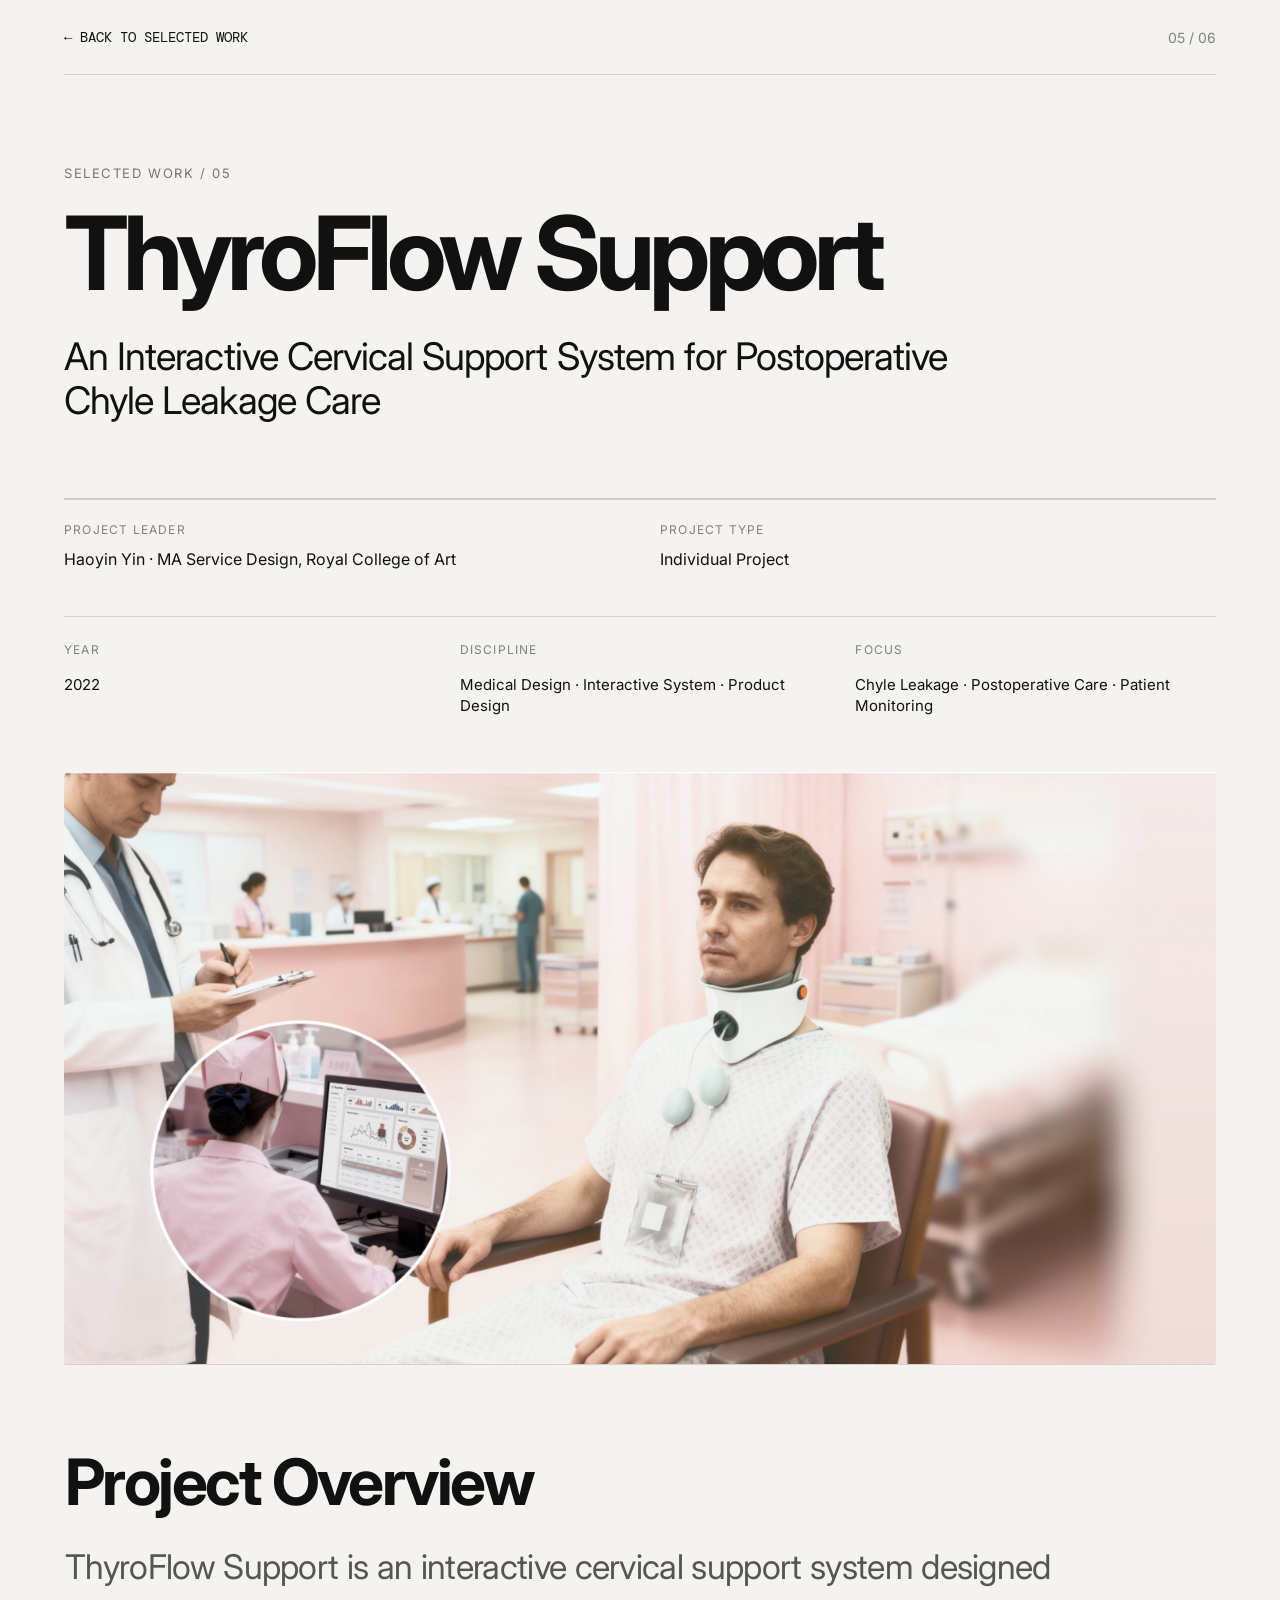
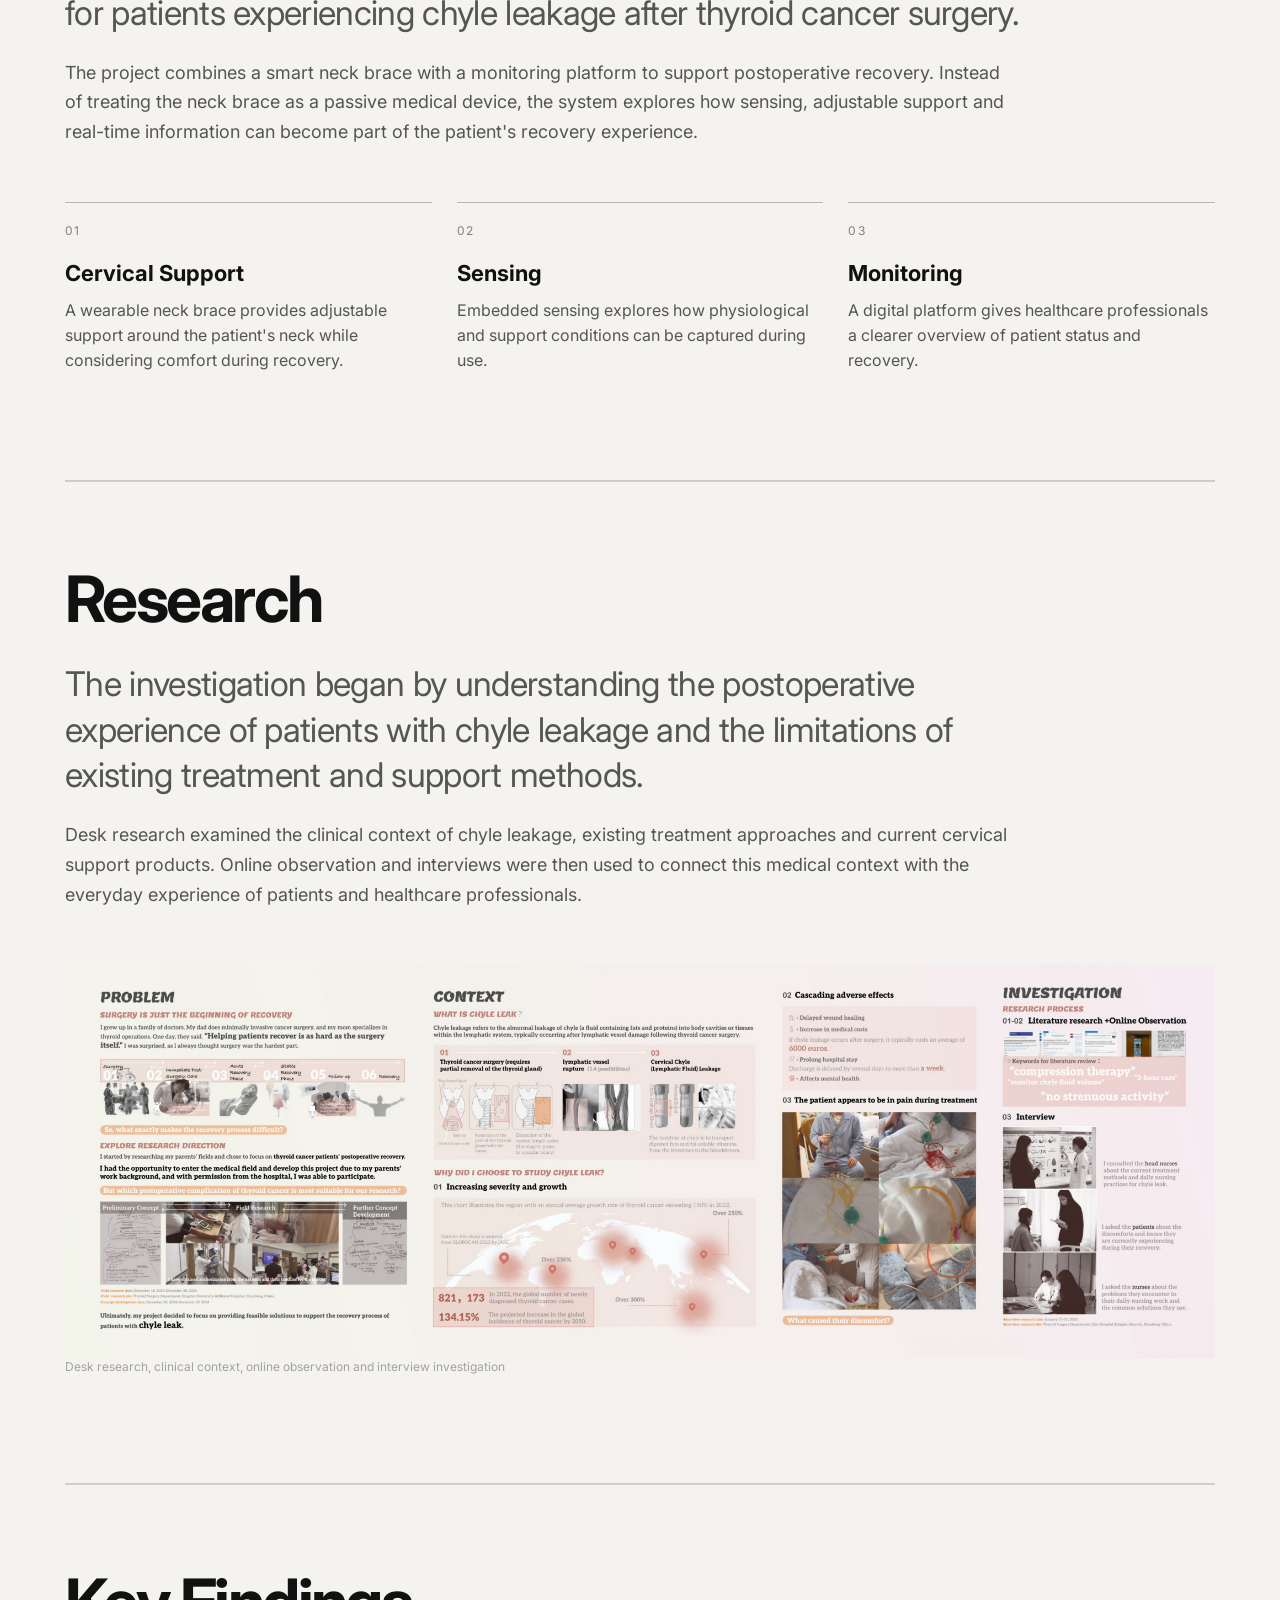
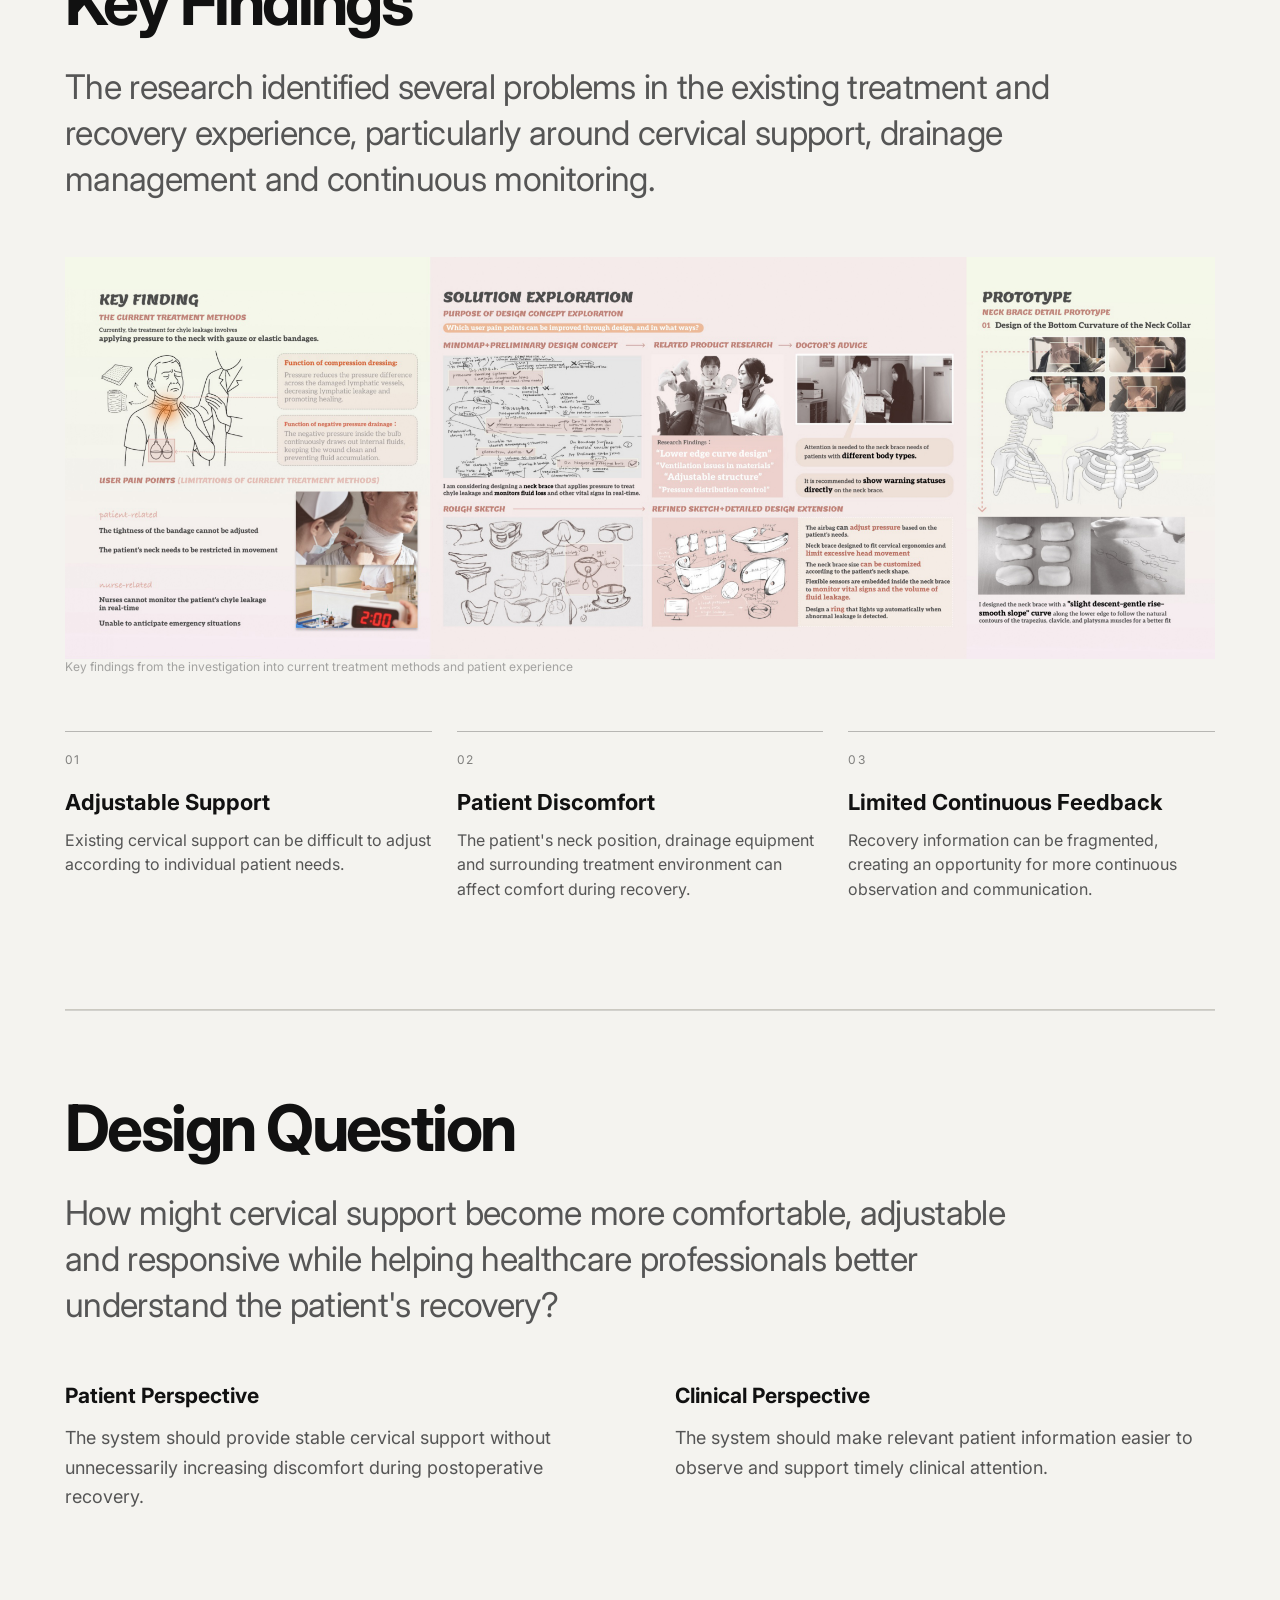
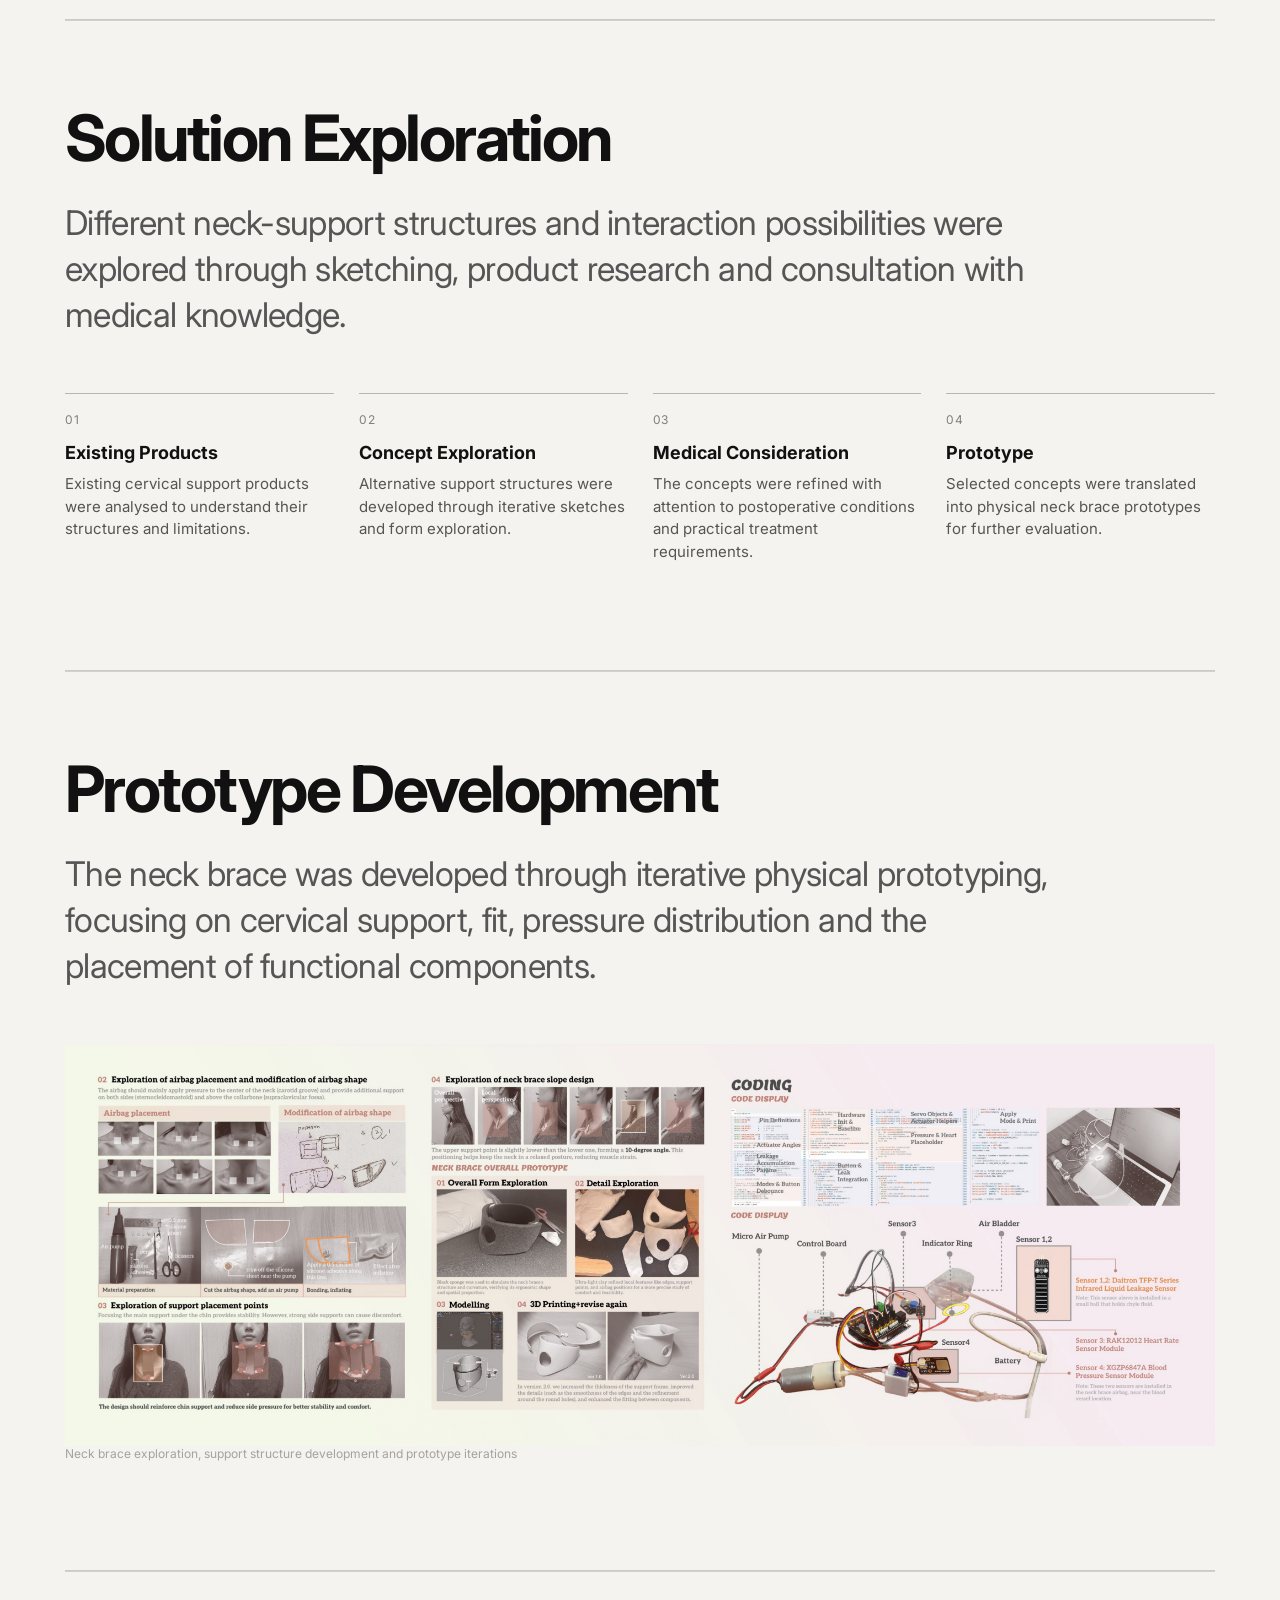
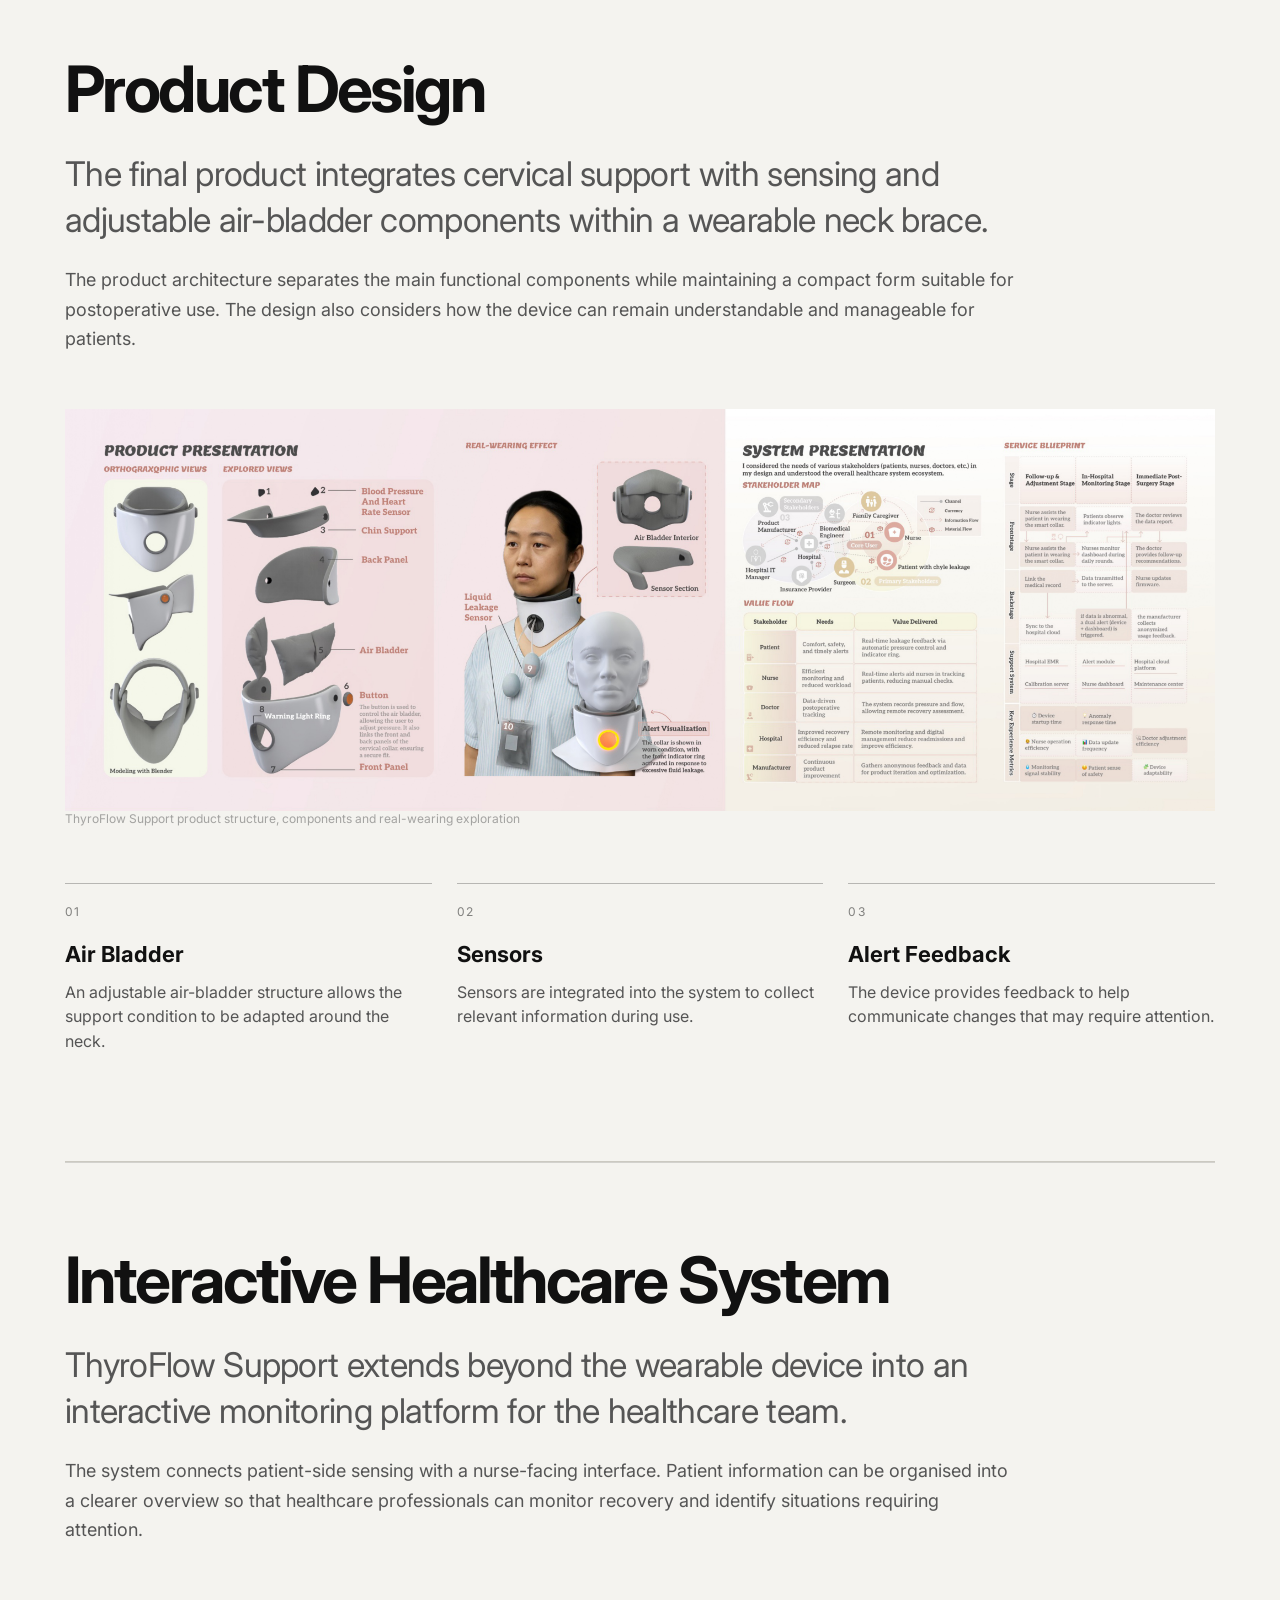
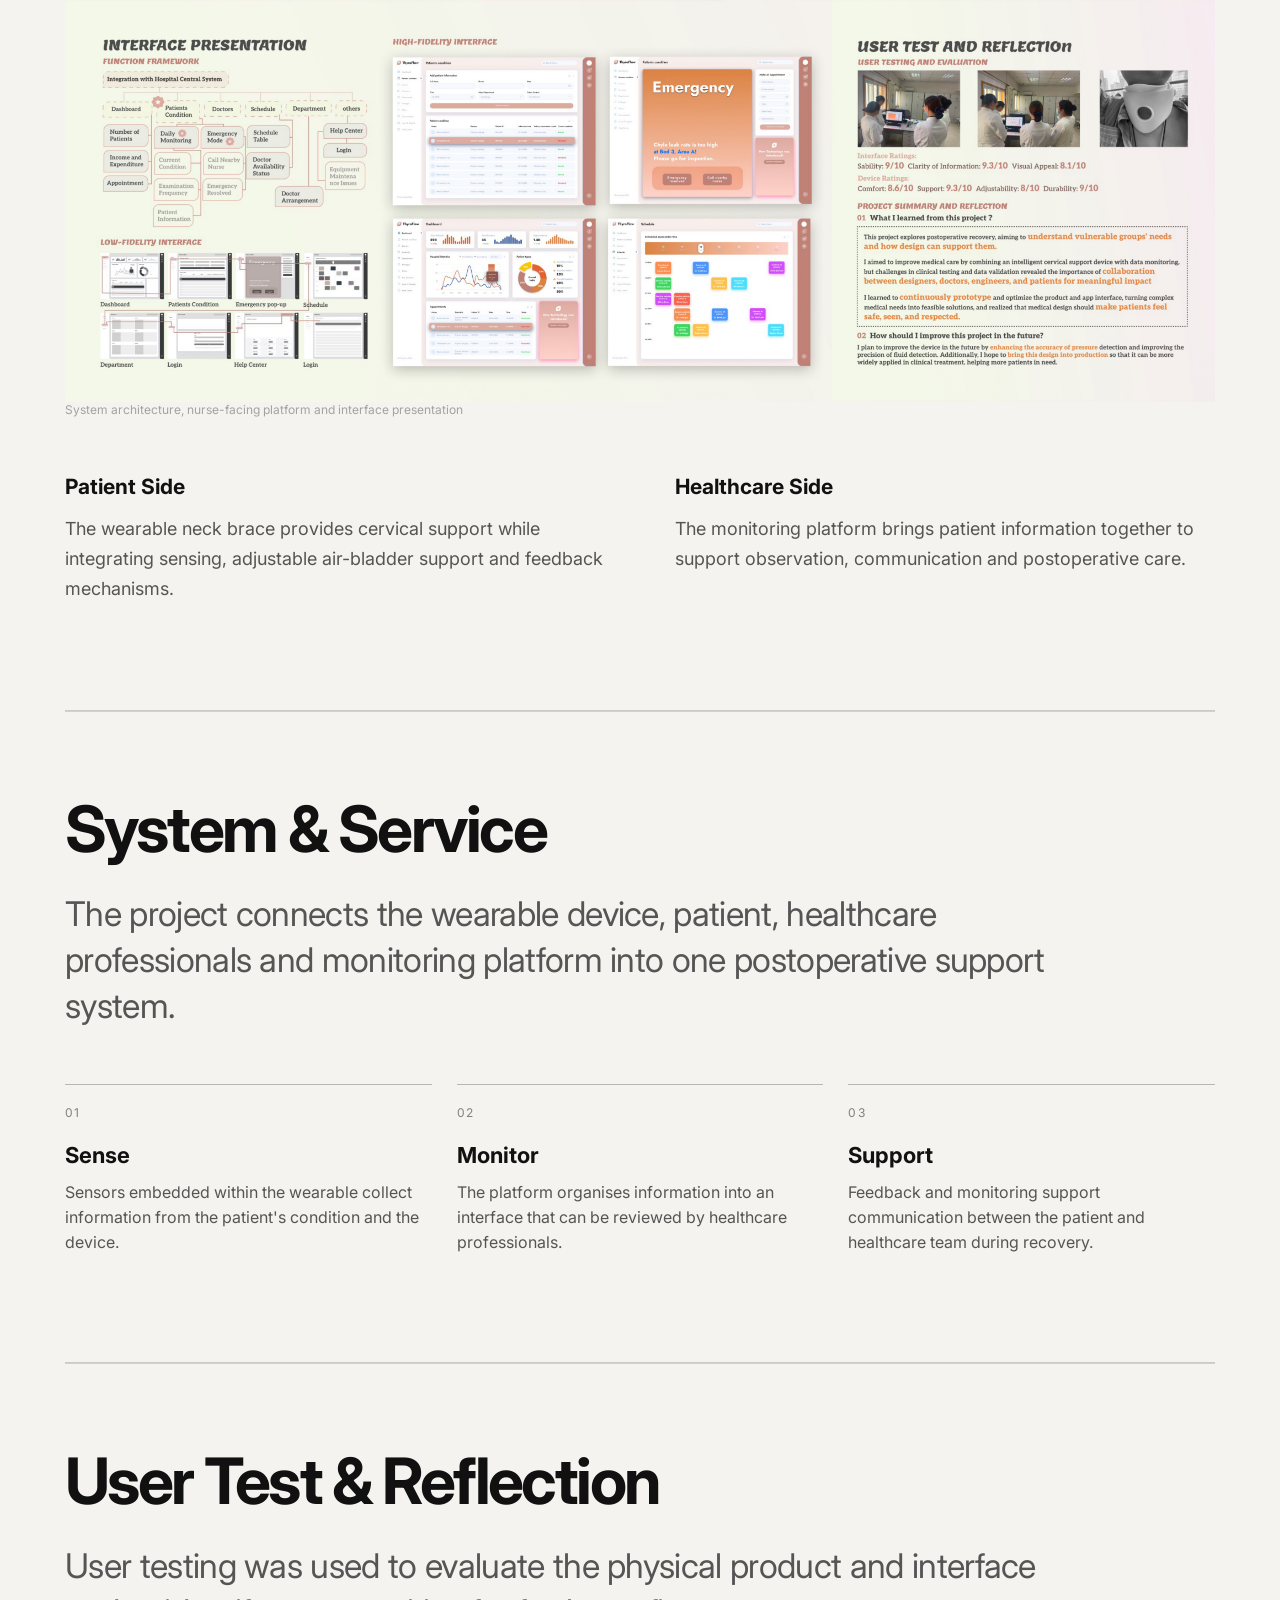
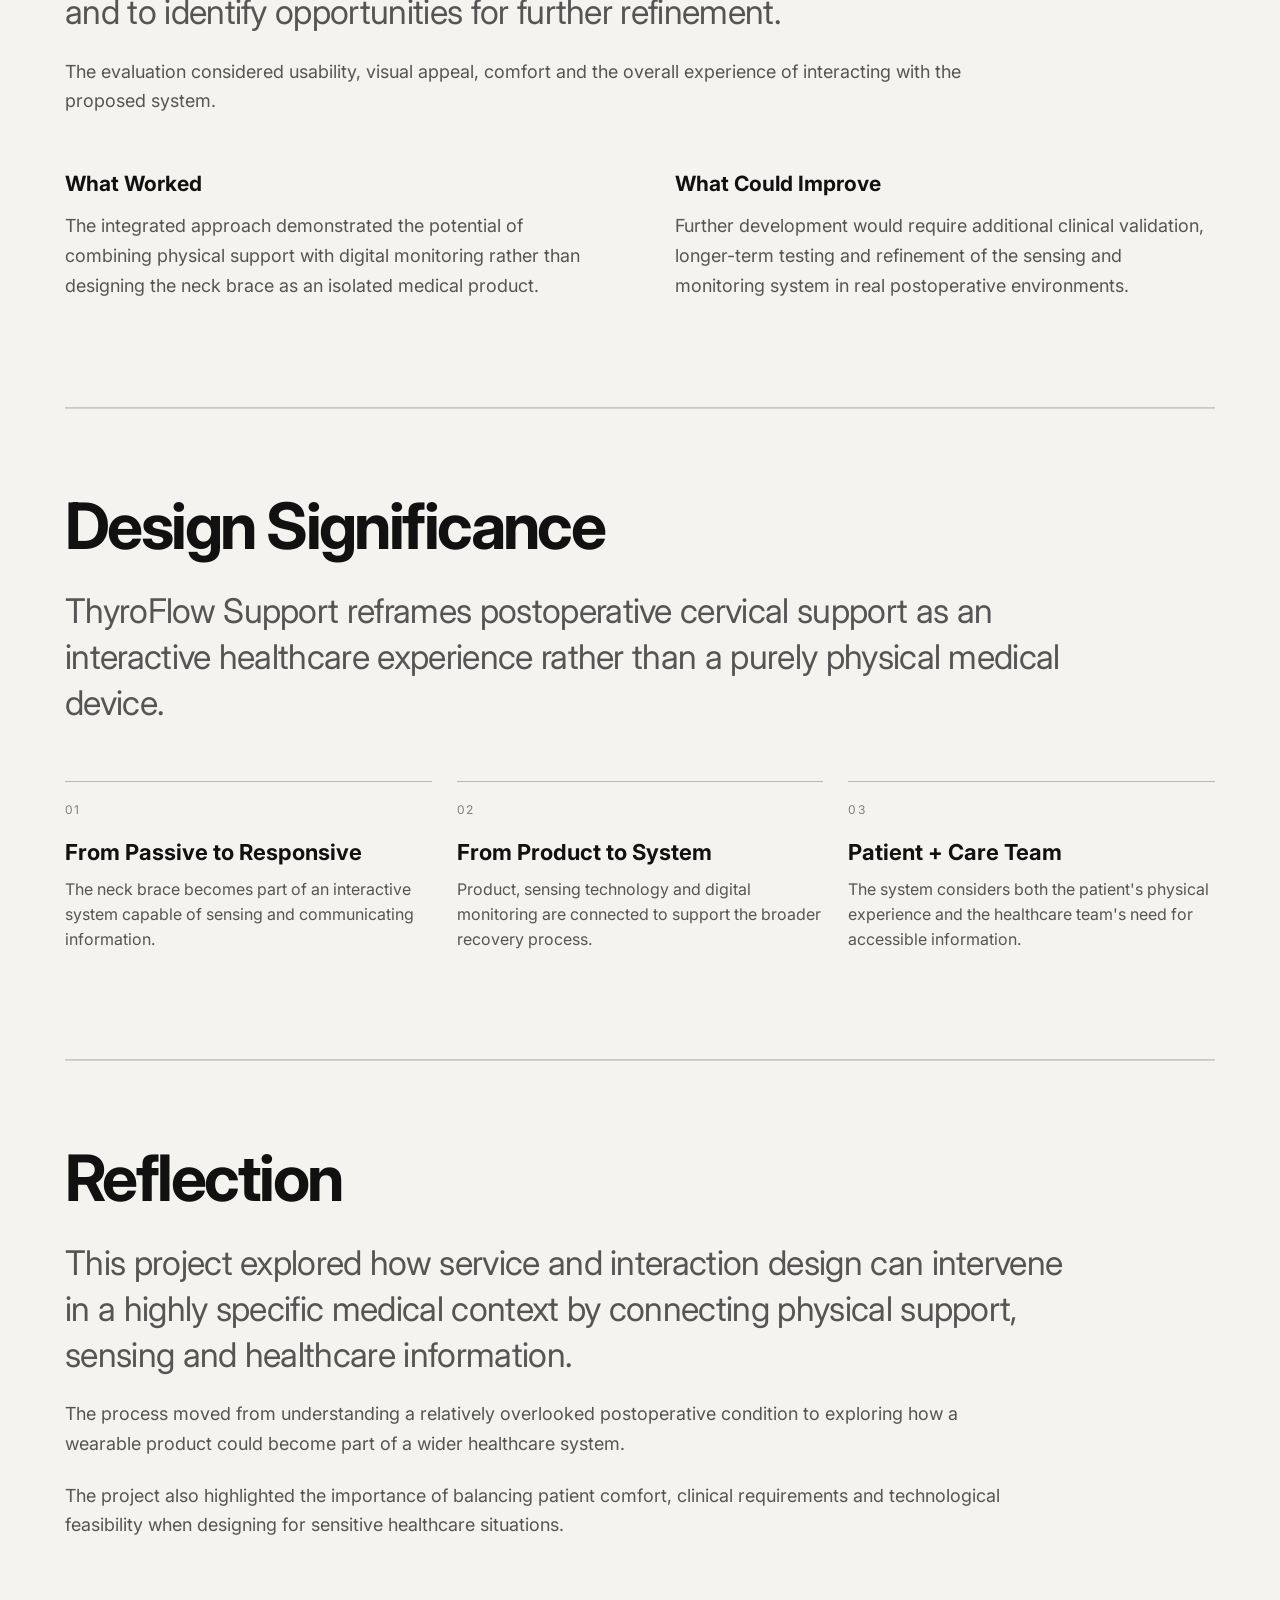
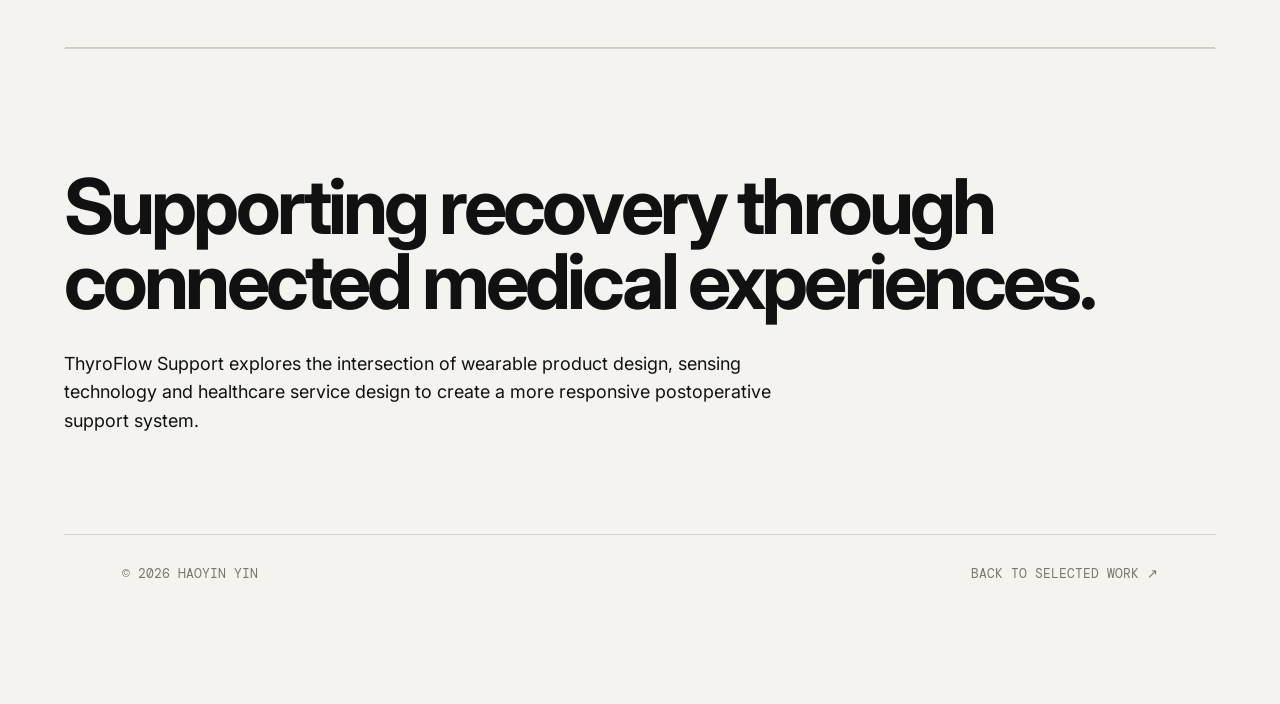
<file: thyroflow-support/index.html>
<!DOCTYPE html>
<html lang="en">
<head>
  <meta charset="UTF-8">
  <meta name="viewport" content="width=device-width, initial-scale=1.0">

  <title>ThyroFlow Support — Haoyin Yin</title>

  <link rel="stylesheet" href="../styles.css">

  <style>

    /* =========================
       CASE STUDY
    ========================= */

    .case-study {
      width: 100%;
      max-width: 1400px;
      margin: 0 auto;
      padding: 0 5vw 100px;
      box-sizing: border-box;
    }

    .case-section {
      width: 100%;
      padding: 85px 0;
      border-top: 1px solid rgba(0,0,0,.14);
    }

    .case-section-content {
      width: 100%;
      max-width: 100%;
    }

    .case-section-content h2 {
      max-width: 1050px;
    }

    .case-section-content p {
      max-width: 950px;
    }


    /* =========================
       NAVIGATION
    ========================= */

    .case-nav {
      display: flex;
      justify-content: space-between;
      align-items: center;
      padding: 28px 0;
      border-bottom: 1px solid rgba(0,0,0,.14);
    }

    .case-nav a {
      color: inherit;
      text-decoration: none;
    }

    .case-back {
      font-size: 14px;
    }

    .case-index {
      font-size: 14px;
      opacity: .5;
    }


    /* =========================
       HERO
    ========================= */

    .case-hero {
      padding: 90px 0 75px;
    }

    .case-kicker {
      font-size: 13px;
      text-transform: uppercase;
      letter-spacing: .12em;
      opacity: .55;
      margin-bottom: 25px;
    }

    .case-hero h1 {
      font-size: clamp(52px, 8vw, 112px);
      line-height: .92;
      letter-spacing: -.055em;
      margin: 0;
      max-width: 1100px;
    }

    .case-subtitle {
      font-size: clamp(22px, 3vw, 38px);
      line-height: 1.15;
      max-width: 900px;
      margin: 35px 0 0;
      letter-spacing: -.025em;
    }


    /* =========================
       TEAM
    ========================= */

    .case-team {
      display: grid;
      grid-template-columns: repeat(2, minmax(0, 1fr));
      gap: 40px;
      padding-top: 22px;
      margin-bottom: 28px;
      border-top: 1px solid rgba(0,0,0,.14);
    }

    .case-team-item span {
      display: block;
      font-size: 12px;
      text-transform: uppercase;
      letter-spacing: .1em;
      opacity: .5;
      margin-bottom: 10px;
    }

    .case-team-item p {
      margin: 0;
      font-size: 16px;
      line-height: 1.5;
    }


    /* =========================
       META
    ========================= */

    .case-meta {
      display: grid;
      grid-template-columns: repeat(3, 1fr);
      gap: 35px;
      margin-top: 45px;
      padding-top: 25px;
      border-top: 1px solid rgba(0,0,0,.14);
    }

    .case-meta-item span {
      display: block;
      font-size: 12px;
      text-transform: uppercase;
      letter-spacing: .1em;
      opacity: .5;
      margin-bottom: 8px;
    }

    .case-meta-item p {
      margin: 0;
      font-size: 15px;
      line-height: 1.45;
    }


    /* =========================
       IMAGES
    ========================= */

    .case-content-image {
      width: 100%;
      margin-top: 55px;
    }

    .case-content-image img {
      display: block;
      width: 100%;
      height: auto;
    }

    .case-image-caption {
      margin-top: 12px;
      font-size: 12px !important;
      line-height: 1.4 !important;
      opacity: .5;
    }


    /* =========================
       TYPOGRAPHY
    ========================= */

    .case-section h2 {
      font-size: clamp(34px, 5vw, 64px);
      line-height: 1;
      letter-spacing: -.04em;
      margin: 0 0 30px;
    }

    .case-section h3 {
      font-size: 21px;
      line-height: 1.2;
      margin: 0 0 15px;
    }

    .case-section p {
      font-size: 18px;
      line-height: 1.65;
      margin: 0 0 22px;
    }

    .case-lead {
      font-size: clamp(22px, 3vw, 34px) !important;
      line-height: 1.35 !important;
      letter-spacing: -.02em;
      max-width: 1000px !important;
    }


    /* =========================
       TWO COLUMN
    ========================= */

    .case-two-column {
      display: grid;
      grid-template-columns: repeat(2, minmax(0, 1fr));
      gap: 70px;
      margin-top: 55px;
    }

    .case-two-column > div {
      min-width: 0;
    }


    /* =========================
       HIGHLIGHTS
    ========================= */

    .case-highlights {
      display: grid;
      grid-template-columns: repeat(3, minmax(0, 1fr));
      gap: 25px;
      margin-top: 55px;
    }

    .case-highlight {
      padding-top: 20px;
      border-top: 1px solid rgba(0,0,0,.25);
    }

    .case-highlight-number {
      font-size: 12px;
      opacity: .5;
      letter-spacing: .1em;
      margin-bottom: 22px;
    }

    .case-highlight h3 {
      font-size: 22px;
      margin-bottom: 12px;
    }

    .case-highlight p {
      font-size: 16px;
      line-height: 1.55;
    }


    /* =========================
       PROCESS
    ========================= */

    .case-process {
      display: grid;
      grid-template-columns: repeat(4, minmax(0, 1fr));
      gap: 25px;
      margin-top: 55px;
    }

    .case-process-item {
      padding-top: 18px;
      border-top: 1px solid rgba(0,0,0,.25);
    }

    .case-process-item span {
      display: block;
      font-size: 12px;
      opacity: .5;
      margin-bottom: 15px;
      letter-spacing: .08em;
    }

    .case-process-item h3 {
      font-size: 18px;
      margin-bottom: 10px;
    }

    .case-process-item p {
      font-size: 15px !important;
      line-height: 1.5 !important;
    }


    /* =========================
       CLOSING
    ========================= */

    .case-closing {
      padding: 120px 0 80px;
      border-top: 1px solid rgba(0,0,0,.14);
    }

    .case-closing h2 {
      font-size: clamp(40px, 6vw, 80px);
      line-height: .98;
      letter-spacing: -.05em;
      max-width: 1050px;
      margin: 0;
    }

    .case-closing p {
      max-width: 750px;
      margin-top: 30px;
      font-size: 18px;
      line-height: 1.6;
    }


    /* =========================
       FOOTER
    ========================= */

    .case-footer {
      display: flex;
      justify-content: space-between;
      align-items: center;
      padding-top: 30px;
      border-top: 1px solid rgba(0,0,0,.14);
      font-size: 13px;
    }

    .case-footer a {
      color: inherit;
      text-decoration: none;
    }


    /* =========================
       MOBILE
    ========================= */

    @media (max-width: 700px) {

      .case-study {
        padding: 0 6vw 60px;
      }

      .case-hero {
        padding: 60px 0 55px;
      }

      .case-team,
      .case-meta,
      .case-two-column,
      .case-highlights,
      .case-process {
        grid-template-columns: 1fr;
        gap: 35px;
      }

      .case-section {
        padding: 60px 0;
      }

      .case-section-content p {
        font-size: 16px;
      }

      .case-content-image {
        margin-top: 35px;
      }

      .case-footer {
        align-items: flex-start;
        gap: 20px;
        flex-direction: column;
      }

    }

  </style>
</head>


<body>

<main class="case-study">


  <!-- =========================
       NAVIGATION
  ========================= -->

  <nav class="case-nav">

    <a href="../index.html" class="case-back">
      ← Back to selected work
    </a>

    <span class="case-index">
      05 / 06
    </span>

  </nav>



  <!-- =========================
       HERO
  ========================= -->

  <header class="case-hero">

    <div class="case-kicker">
      Selected Work / 05
    </div>

    <h1>
      ThyroFlow Support
    </h1>

    <p class="case-subtitle">
      An Interactive Cervical Support System for Postoperative Chyle Leakage Care
    </p>

  </header>



  <!-- =========================
       PROJECT TEAM
  ========================= -->

  <section class="case-team">

    <div class="case-team-item">

      <span>
        Project Leader
      </span>

      <p>
        Haoyin Yin · MA Service Design, Royal College of Art
      </p>

    </div>


    <div class="case-team-item">

      <span>
        Project Type
      </span>

      <p>
        Individual Project
      </p>

    </div>

  </section>



  <!-- =========================
       META
  ========================= -->

  <section class="case-meta">

    <div class="case-meta-item">

      <span>
        Year
      </span>

      <p>
        2022
      </p>

    </div>


    <div class="case-meta-item">

      <span>
        Discipline
      </span>

      <p>
        Medical Design · Interactive System · Product Design
      </p>

    </div>


    <div class="case-meta-item">

      <span>
        Focus
      </span>

      <p>
        Chyle Leakage · Postoperative Care · Patient Monitoring
      </p>

    </div>

  </section>



  <!-- =========================
       MAIN HERO
       thyroflow-mainhero.jpg
  ========================= -->

  <div class="case-content-image">

    <img
      src="../assets/thyroflow-mainhero.jpg"
      alt="ThyroFlow Support cervical support system"
    >

  </div>



  <!-- =========================
       PROJECT OVERVIEW
  ========================= -->

  <section class="case-section">

    <div class="case-section-content">

      <h2>
        Project Overview
      </h2>

      <p class="case-lead">
        ThyroFlow Support is an interactive cervical support system
        designed for patients experiencing chyle leakage after
        thyroid cancer surgery.
      </p>

      <p>
        The project combines a smart neck brace with a monitoring
        platform to support postoperative recovery. Instead of
        treating the neck brace as a passive medical device, the
        system explores how sensing, adjustable support and
        real-time information can become part of the patient's
        recovery experience.
      </p>

      <div class="case-highlights">

        <div class="case-highlight">

          <div class="case-highlight-number">
            01
          </div>

          <h3>
            Cervical Support
          </h3>

          <p>
            A wearable neck brace provides adjustable support around
            the patient's neck while considering comfort during recovery.
          </p>

        </div>


        <div class="case-highlight">

          <div class="case-highlight-number">
            02
          </div>

          <h3>
            Sensing
          </h3>

          <p>
            Embedded sensing explores how physiological and support
            conditions can be captured during use.
          </p>

        </div>


        <div class="case-highlight">

          <div class="case-highlight-number">
            03
          </div>

          <h3>
            Monitoring
          </h3>

          <p>
            A digital platform gives healthcare professionals a
            clearer overview of patient status and recovery.
          </p>

        </div>

      </div>

    </div>

  </section>



  <!-- =========================
       DESK RESEARCH
       thyroflow-deskresearch.jpg
  ========================= -->

  <section class="case-section">

    <div class="case-section-content">

      <h2>
        Research
      </h2>

      <p class="case-lead">
        The investigation began by understanding the postoperative
        experience of patients with chyle leakage and the limitations
        of existing treatment and support methods.
      </p>

      <p>
        Desk research examined the clinical context of chyle leakage,
        existing treatment approaches and current cervical support
        products. Online observation and interviews were then used
        to connect this medical context with the everyday experience
        of patients and healthcare professionals.
      </p>

      <div class="case-content-image">

        <img
          src="../assets/thyroflow-deskresearch.jpg"
          alt="ThyroFlow Support desk research and field investigation"
        >

        <p class="case-image-caption">
          Desk research, clinical context, online observation and interview investigation
        </p>

      </div>

    </div>

  </section>



  <!-- =========================
       KEY FINDINGS
       thyroflow-keyfinding.jpg
  ========================= -->

  <section class="case-section">

    <div class="case-section-content">

      <h2>
        Key Findings
      </h2>

      <p class="case-lead">
        The research identified several problems in the existing
        treatment and recovery experience, particularly around
        cervical support, drainage management and continuous monitoring.
      </p>

      <div class="case-content-image">

        <img
          src="../assets/thyroflow-keyfinding.jpg"
          alt="ThyroFlow Support key research findings"
        >

        <p class="case-image-caption">
          Key findings from the investigation into current treatment methods and patient experience
        </p>

      </div>


      <div class="case-highlights">

        <div class="case-highlight">

          <div class="case-highlight-number">
            01
          </div>

          <h3>
            Adjustable Support
          </h3>

          <p>
            Existing cervical support can be difficult to adjust
            according to individual patient needs.
          </p>

        </div>


        <div class="case-highlight">

          <div class="case-highlight-number">
            02
          </div>

          <h3>
            Patient Discomfort
          </h3>

          <p>
            The patient's neck position, drainage equipment and
            surrounding treatment environment can affect comfort
            during recovery.
          </p>

        </div>


        <div class="case-highlight">

          <div class="case-highlight-number">
            03
          </div>

          <h3>
            Limited Continuous Feedback
          </h3>

          <p>
            Recovery information can be fragmented, creating an
            opportunity for more continuous observation and communication.
          </p>

        </div>

      </div>

    </div>

  </section>



  <!-- =========================
       KEY QUESTION
  ========================= -->

  <section class="case-section">

    <div class="case-section-content">

      <h2>
        Design Question
      </h2>

      <p class="case-lead">
        How might cervical support become more comfortable,
        adjustable and responsive while helping healthcare
        professionals better understand the patient's recovery?
      </p>

      <div class="case-two-column">

        <div>

          <h3>
            Patient Perspective
          </h3>

          <p>
            The system should provide stable cervical support without
            unnecessarily increasing discomfort during postoperative
            recovery.
          </p>

        </div>


        <div>

          <h3>
            Clinical Perspective
          </h3>

          <p>
            The system should make relevant patient information
            easier to observe and support timely clinical attention.
          </p>

        </div>

      </div>

    </div>

  </section>



  <!-- =========================
       SOLUTION EXPLORATION
  ========================= -->

  <section class="case-section">

    <div class="case-section-content">

      <h2>
        Solution Exploration
      </h2>

      <p class="case-lead">
        Different neck-support structures and interaction possibilities
        were explored through sketching, product research and
        consultation with medical knowledge.
      </p>

      <div class="case-process">

        <div class="case-process-item">

          <span>
            01
          </span>

          <h3>
            Existing Products
          </h3>

          <p>
            Existing cervical support products were analysed to
            understand their structures and limitations.
          </p>

        </div>


        <div class="case-process-item">

          <span>
            02
          </span>

          <h3>
            Concept Exploration
          </h3>

          <p>
            Alternative support structures were developed through
            iterative sketches and form exploration.
          </p>

        </div>


        <div class="case-process-item">

          <span>
            03
          </span>

          <h3>
            Medical Consideration
          </h3>

          <p>
            The concepts were refined with attention to postoperative
            conditions and practical treatment requirements.
          </p>

        </div>


        <div class="case-process-item">

          <span>
            04
          </span>

          <h3>
            Prototype
          </h3>

          <p>
            Selected concepts were translated into physical neck
            brace prototypes for further evaluation.
          </p>

        </div>

      </div>

    </div>

  </section>



  <!-- =========================
       PROTOTYPE
       thyroflow-prototype.jpg
  ========================= -->

  <section class="case-section">

    <div class="case-section-content">

      <h2>
        Prototype Development
      </h2>

      <p class="case-lead">
        The neck brace was developed through iterative physical
        prototyping, focusing on cervical support, fit, pressure
        distribution and the placement of functional components.
      </p>

      <div class="case-content-image">

        <img
          src="../assets/thyroflow-prototype.jpg"
          alt="ThyroFlow Support neck brace prototype development"
        >

        <p class="case-image-caption">
          Neck brace exploration, support structure development and prototype iterations
        </p>

      </div>

    </div>

  </section>



  <!-- =========================
       PRODUCT DESIGN
       thyroflow-product.jpg
  ========================= -->

  <section class="case-section">

    <div class="case-section-content">

      <h2>
        Product Design
      </h2>

      <p class="case-lead">
        The final product integrates cervical support with
        sensing and adjustable air-bladder components within
        a wearable neck brace.
      </p>

      <p>
        The product architecture separates the main functional
        components while maintaining a compact form suitable for
        postoperative use. The design also considers how the device
        can remain understandable and manageable for patients.
      </p>

      <div class="case-content-image">

        <img
          src="../assets/thyroflow-product.jpg"
          alt="ThyroFlow Support product design"
        >

        <p class="case-image-caption">
          ThyroFlow Support product structure, components and real-wearing exploration
        </p>

      </div>


      <div class="case-highlights">

        <div class="case-highlight">

          <div class="case-highlight-number">
            01
          </div>

          <h3>
            Air Bladder
          </h3>

          <p>
            An adjustable air-bladder structure allows the support
            condition to be adapted around the neck.
          </p>

        </div>


        <div class="case-highlight">

          <div class="case-highlight-number">
            02
          </div>

          <h3>
            Sensors
          </h3>

          <p>
            Sensors are integrated into the system to collect
            relevant information during use.
          </p>

        </div>


        <div class="case-highlight">

          <div class="case-highlight-number">
            03
          </div>

          <h3>
            Alert Feedback
          </h3>

          <p>
            The device provides feedback to help communicate
            changes that may require attention.
          </p>

        </div>

      </div>

    </div>

  </section>



  <!-- =========================
       SYSTEM / PLATFORM
       thyroflow-platform.jpg
  ========================= -->

  <section class="case-section">

    <div class="case-section-content">

      <h2>
        Interactive Healthcare System
      </h2>

      <p class="case-lead">
        ThyroFlow Support extends beyond the wearable device into
        an interactive monitoring platform for the healthcare team.
      </p>

      <p>
        The system connects patient-side sensing with a nurse-facing
        interface. Patient information can be organised into a
        clearer overview so that healthcare professionals can
        monitor recovery and identify situations requiring attention.
      </p>

      <div class="case-content-image">

        <img
          src="../assets/thyroflow-platform.jpg"
          alt="ThyroFlow Support interactive healthcare platform"
        >

        <p class="case-image-caption">
          System architecture, nurse-facing platform and interface presentation
        </p>

      </div>


      <div class="case-two-column">

        <div>

          <h3>
            Patient Side
          </h3>

          <p>
            The wearable neck brace provides cervical support while
            integrating sensing, adjustable air-bladder support and
            feedback mechanisms.
          </p>

        </div>


        <div>

          <h3>
            Healthcare Side
          </h3>

          <p>
            The monitoring platform brings patient information
            together to support observation, communication and
            postoperative care.
          </p>

        </div>

      </div>

    </div>

  </section>



  <!-- =========================
       SERVICE SYSTEM
  ========================= -->

  <section class="case-section">

    <div class="case-section-content">

      <h2>
        System &amp; Service
      </h2>

      <p class="case-lead">
        The project connects the wearable device, patient,
        healthcare professionals and monitoring platform into
        one postoperative support system.
      </p>

      <div class="case-highlights">

        <div class="case-highlight">

          <div class="case-highlight-number">
            01
          </div>

          <h3>
            Sense
          </h3>

          <p>
            Sensors embedded within the wearable collect information
            from the patient's condition and the device.
          </p>

        </div>


        <div class="case-highlight">

          <div class="case-highlight-number">
            02
          </div>

          <h3>
            Monitor
          </h3>

          <p>
            The platform organises information into an interface
            that can be reviewed by healthcare professionals.
          </p>

        </div>


        <div class="case-highlight">

          <div class="case-highlight-number">
            03
          </div>

          <h3>
            Support
          </h3>

          <p>
            Feedback and monitoring support communication between
            the patient and healthcare team during recovery.
          </p>

        </div>

      </div>

    </div>

  </section>



  <!-- =========================
       USER TEST & REFLECTION
  ========================= -->

  <section class="case-section">

    <div class="case-section-content">

      <h2>
        User Test &amp; Reflection
      </h2>

      <p class="case-lead">
        User testing was used to evaluate the physical product
        and interface and to identify opportunities for further
        refinement.
      </p>

      <p>
        The evaluation considered usability, visual appeal,
        comfort and the overall experience of interacting with
        the proposed system.
      </p>

      <div class="case-two-column">

        <div>

          <h3>
            What Worked
          </h3>

          <p>
            The integrated approach demonstrated the potential
            of combining physical support with digital monitoring
            rather than designing the neck brace as an isolated
            medical product.
          </p>

        </div>


        <div>

          <h3>
            What Could Improve
          </h3>

          <p>
            Further development would require additional clinical
            validation, longer-term testing and refinement of the
            sensing and monitoring system in real postoperative
            environments.
          </p>

        </div>

      </div>

    </div>

  </section>



  <!-- =========================
       DESIGN SIGNIFICANCE
  ========================= -->

  <section class="case-section">

    <div class="case-section-content">

      <h2>
        Design Significance
      </h2>

      <p class="case-lead">
        ThyroFlow Support reframes postoperative cervical support
        as an interactive healthcare experience rather than a
        purely physical medical device.
      </p>

      <div class="case-highlights">

        <div class="case-highlight">

          <div class="case-highlight-number">
            01
          </div>

          <h3>
            From Passive to Responsive
          </h3>

          <p>
            The neck brace becomes part of an interactive system
            capable of sensing and communicating information.
          </p>

        </div>


        <div class="case-highlight">

          <div class="case-highlight-number">
            02
          </div>

          <h3>
            From Product to System
          </h3>

          <p>
            Product, sensing technology and digital monitoring are
            connected to support the broader recovery process.
          </p>

        </div>


        <div class="case-highlight">

          <div class="case-highlight-number">
            03
          </div>

          <h3>
            Patient + Care Team
          </h3>

          <p>
            The system considers both the patient's physical
            experience and the healthcare team's need for
            accessible information.
          </p>

        </div>

      </div>

    </div>

  </section>



  <!-- =========================
       REFLECTION
  ========================= -->

  <section class="case-section">

    <div class="case-section-content">

      <h2>
        Reflection
      </h2>

      <p class="case-lead">
        This project explored how service and interaction design
        can intervene in a highly specific medical context by
        connecting physical support, sensing and healthcare information.
      </p>

      <p>
        The process moved from understanding a relatively overlooked
        postoperative condition to exploring how a wearable product
        could become part of a wider healthcare system.
      </p>

      <p>
        The project also highlighted the importance of balancing
        patient comfort, clinical requirements and technological
        feasibility when designing for sensitive healthcare situations.
      </p>

    </div>

  </section>



  <!-- =========================
       CLOSING
  ========================= -->

  <section class="case-closing">

    <h2>
      Supporting recovery
      through connected
      medical experiences.
    </h2>

    <p>
      ThyroFlow Support explores the intersection of wearable
      product design, sensing technology and healthcare service
      design to create a more responsive postoperative support system.
    </p>

  </section>



  <!-- =========================
       FOOTER
  ========================= -->

  <footer class="case-footer">

    <span>
      © <span id="year"></span> Haoyin Yin
    </span>

    <a href="../index.html">
      Back to Selected Work ↗
    </a>

  </footer>


</main>


<script>
  document.getElementById("year").textContent =
    new Date().getFullYear();
</script>

</body>
</html>
</file>
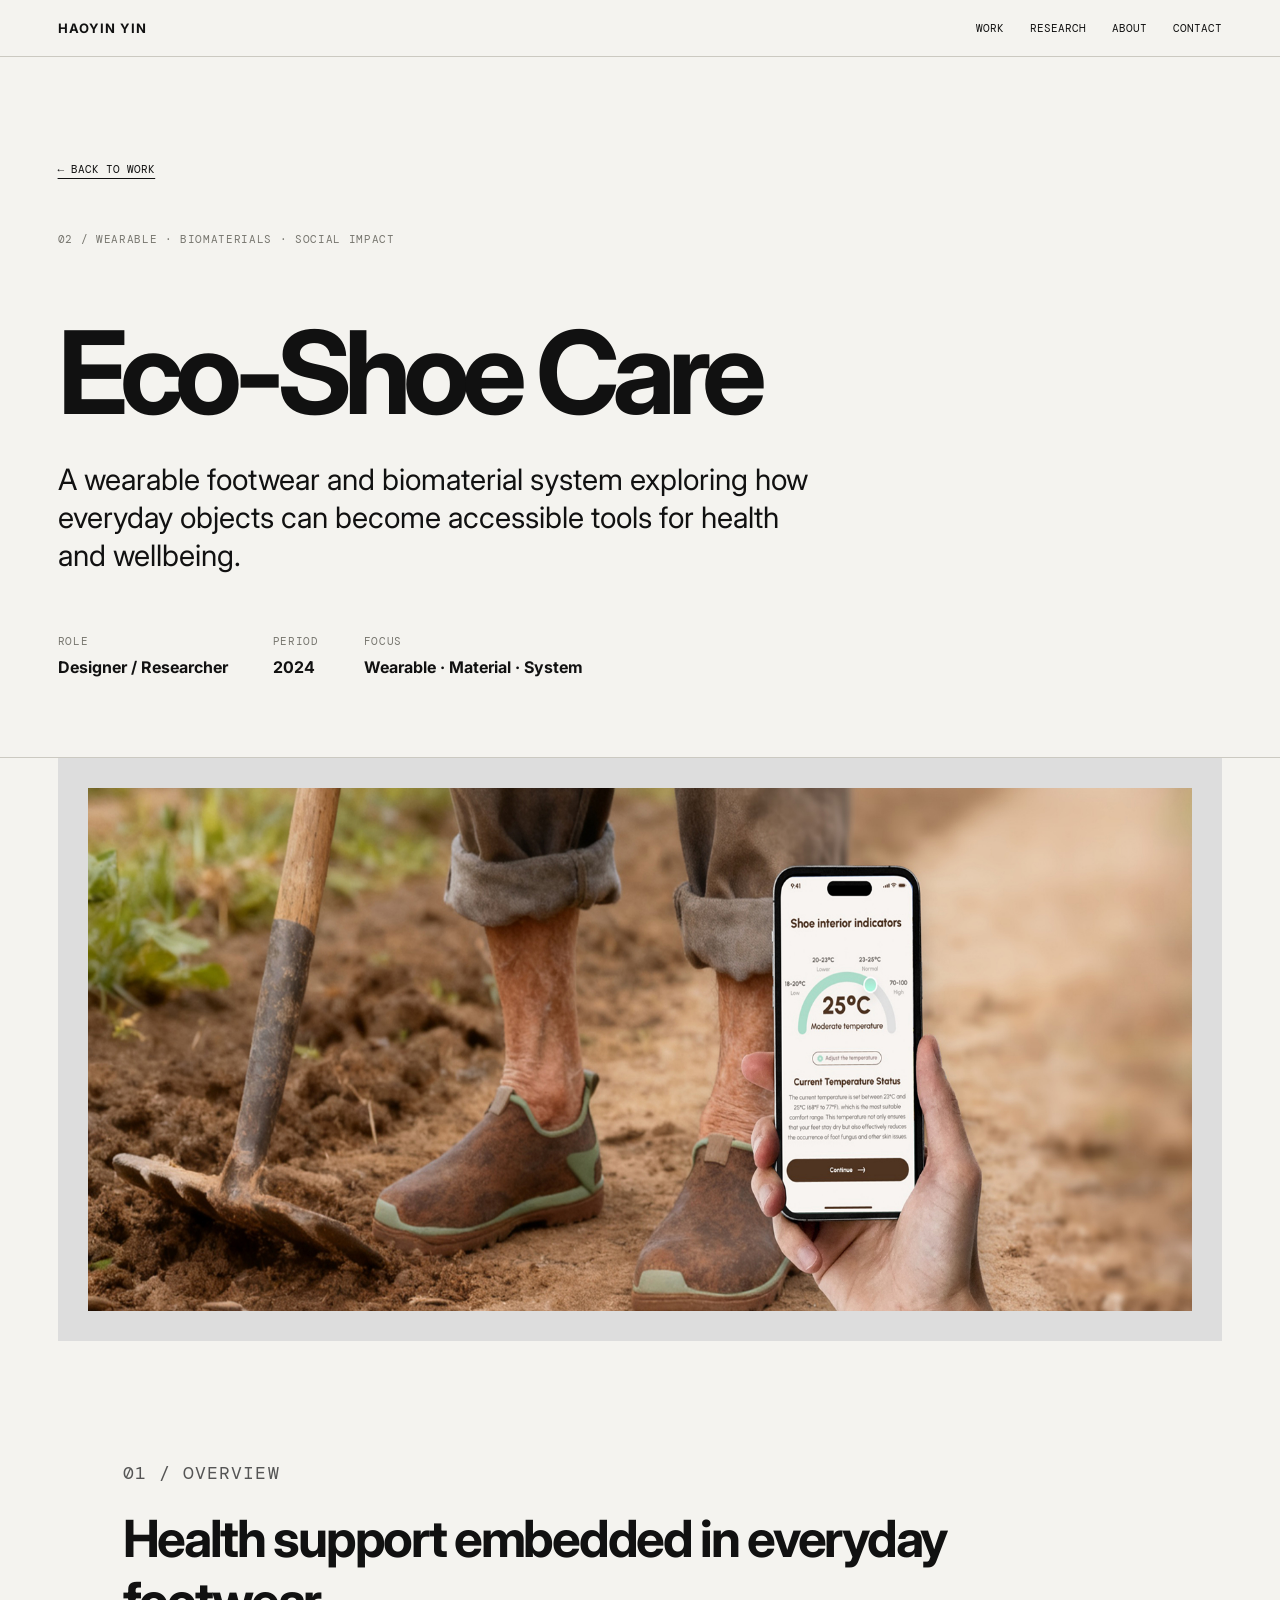
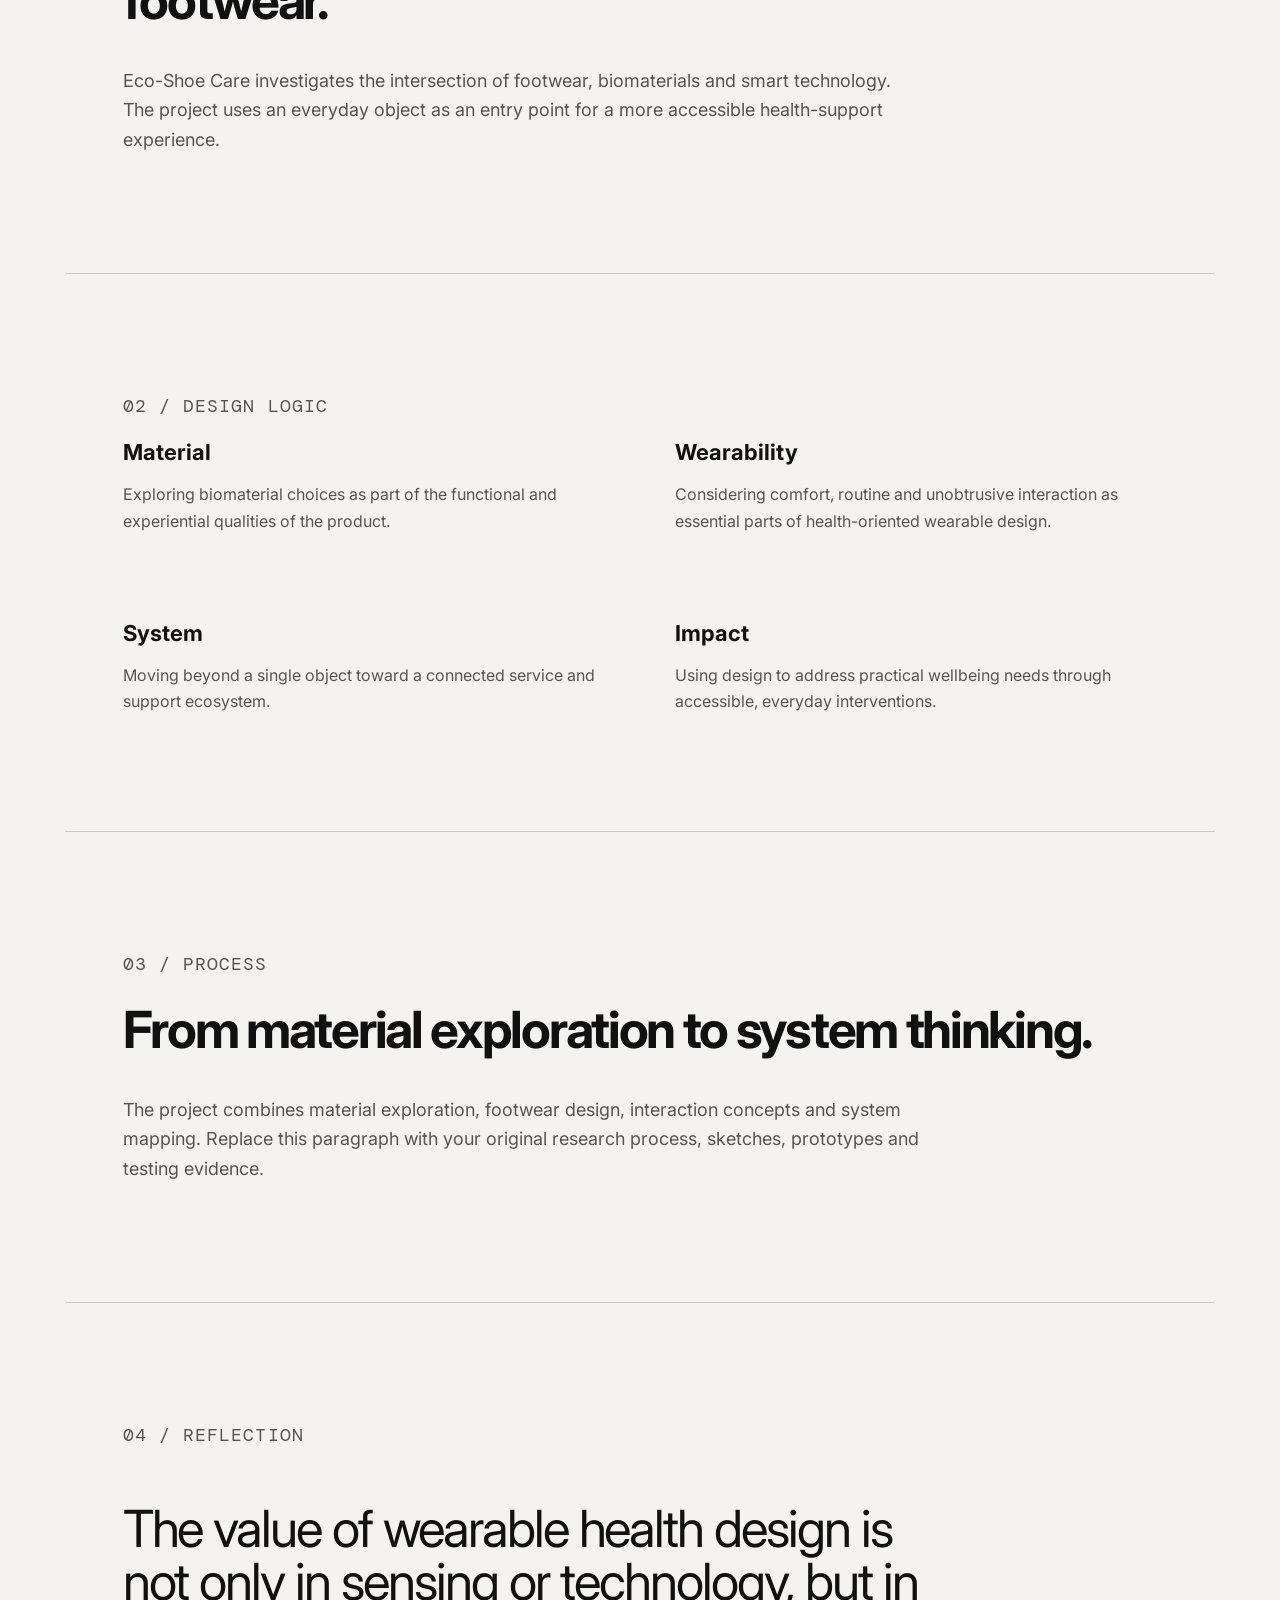
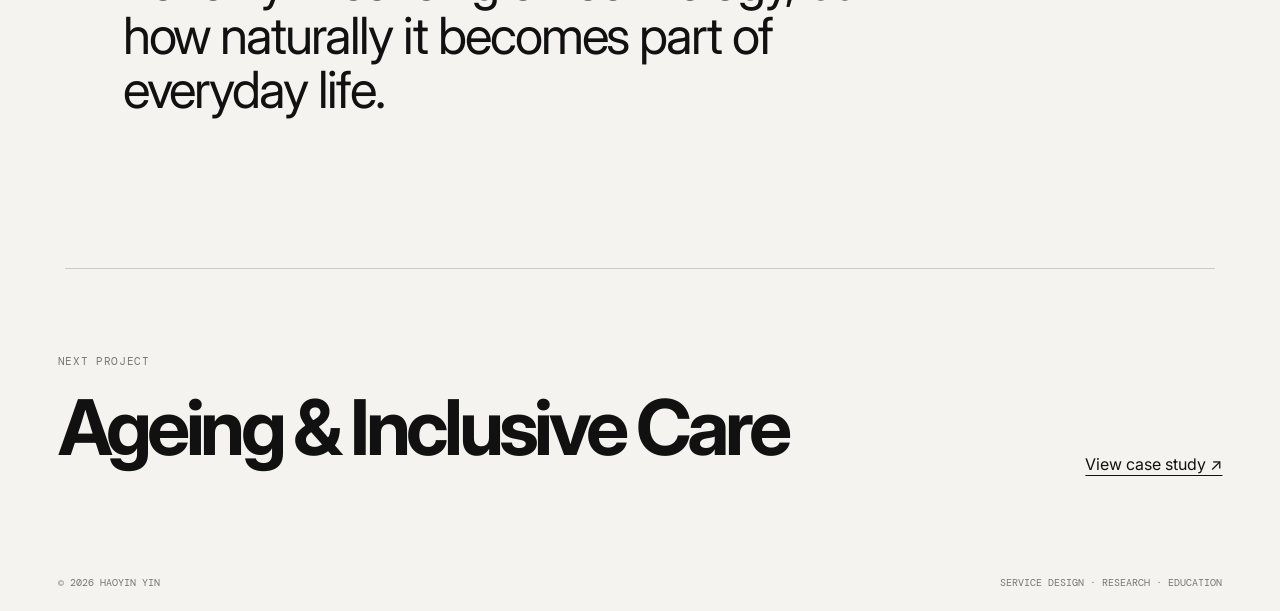
<file: work/eco-shoe.html>
<!doctype html><html lang="en"><head><meta charset="utf-8"><meta name="viewport" content="width=device-width,initial-scale=1"><title>Eco-Shoe Care — Haoyin Yin</title><link rel="stylesheet" href="../styles.css"></head><body>
<header class="header"><a href="../index.html" class="logo">HAOYIN YIN</a><nav><a href="../index.html#work">Work</a><a href="../index.html#research">Research</a><a href="../index.html#about">About</a><a href="../index.html#contact">Contact</a></nav></header>
<main><section class="case-hero"><a class="case-back" href="../index.html#work">← Back to work</a><p class="case-label" style="margin-top:55px">02 / WEARABLE · BIOMATERIALS · SOCIAL IMPACT</p><h1>Eco-Shoe Care</h1><p class="case-subtitle">A wearable footwear and biomaterial system exploring how everyday objects can become accessible tools for health and wellbeing.</p><div class="case-meta"><div><span class="case-label">Role</span><strong>Designer / Researcher</strong></div><div><span class="case-label">Period</span><strong>2024</strong></div><div><span class="case-label">Focus</span><strong>Wearable · Material · System</strong></div></div></section>
<div class="case-visual"><img src="../assets/eco-shoe.jpg" alt="Eco-Shoe Care project image" onerror="this.style.display='none';this.parentElement.textContent='ECO-SHOE CARE — PLACEHOLDER'"></div>
<section class="case-section"><p class="case-label">01 / OVERVIEW</p><h2>Health support embedded in everyday footwear.</h2><p>Eco-Shoe Care investigates the intersection of footwear, biomaterials and smart technology. The project uses an everyday object as an entry point for a more accessible health-support experience.</p></section>
<section class="case-section"><p class="case-label">02 / DESIGN LOGIC</p><div class="case-grid"><div><h3>Material</h3><p>Exploring biomaterial choices as part of the functional and experiential qualities of the product.</p></div><div><h3>Wearability</h3><p>Considering comfort, routine and unobtrusive interaction as essential parts of health-oriented wearable design.</p></div><div><h3>System</h3><p>Moving beyond a single object toward a connected service and support ecosystem.</p></div><div><h3>Impact</h3><p>Using design to address practical wellbeing needs through accessible, everyday interventions.</p></div></div></section>
<section class="case-section"><p class="case-label">03 / PROCESS</p><h2>From material exploration to system thinking.</h2><p>The project combines material exploration, footwear design, interaction concepts and system mapping. Replace this paragraph with your original research process, sketches, prototypes and testing evidence.</p></section>
<section class="case-section"><p class="case-label">04 / REFLECTION</p><p class="quote">The value of wearable health design is not only in sensing or technology, but in how naturally it becomes part of everyday life.</p></section>
</main><div class="next-project"><div><span class="case-label">Next project</span><h2>Ageing & Inclusive Care</h2></div><a href="ageing-care.html">View case study ↗</a></div><footer><span>© 2026 HAOYIN YIN</span><span>Service Design · Research · Education</span></footer></body></html>
</file>
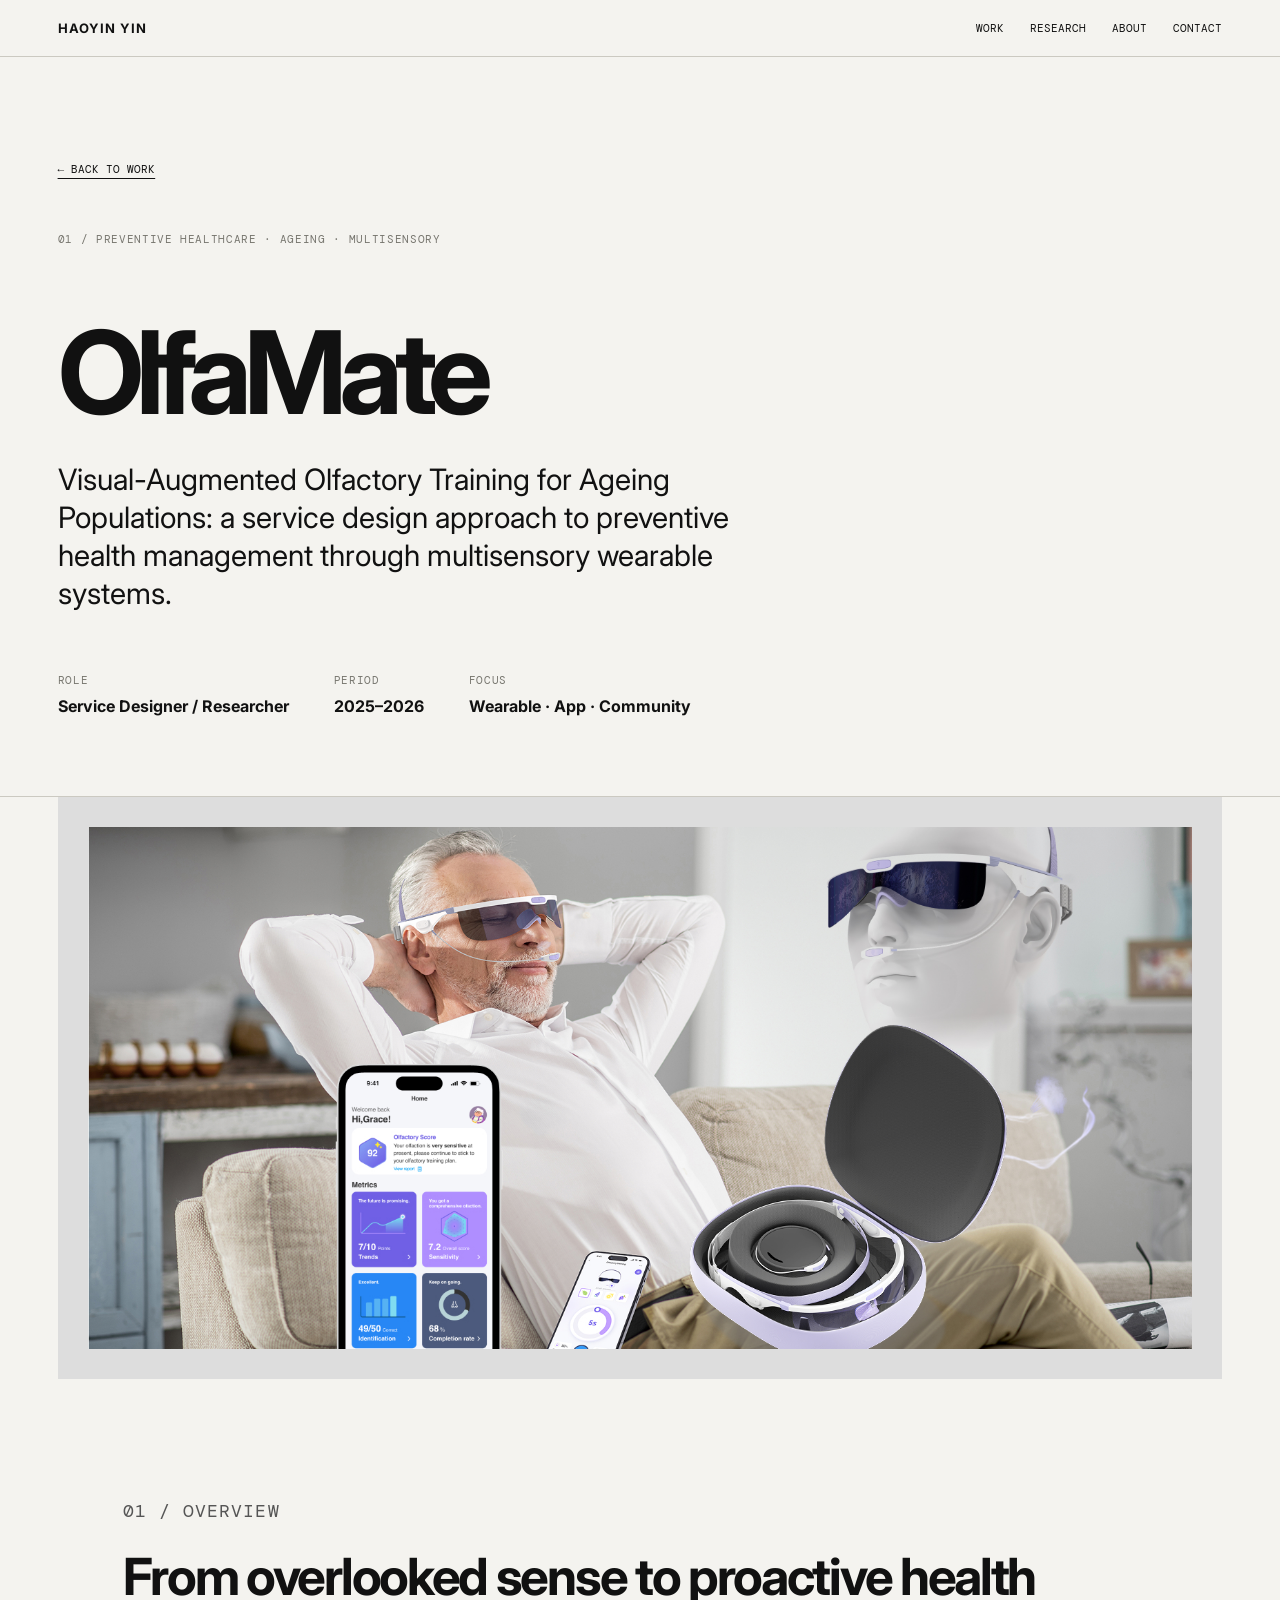
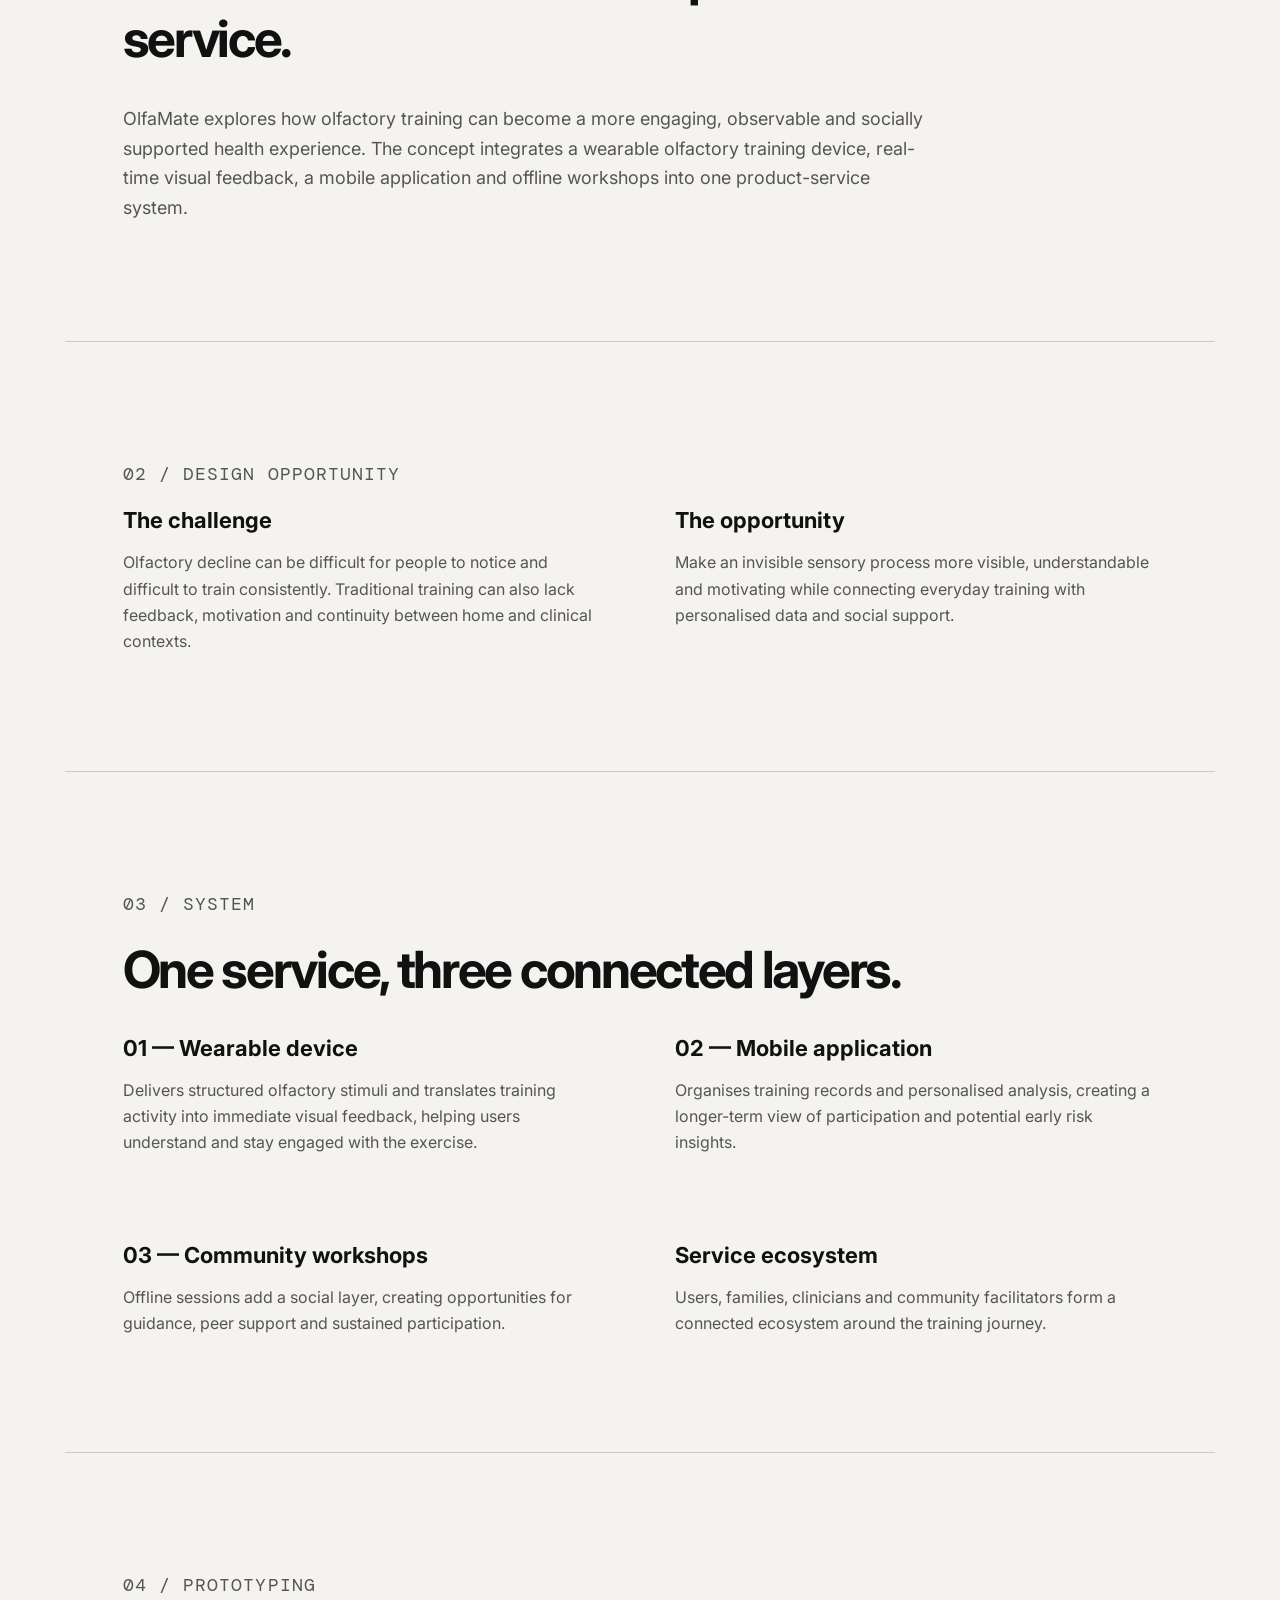
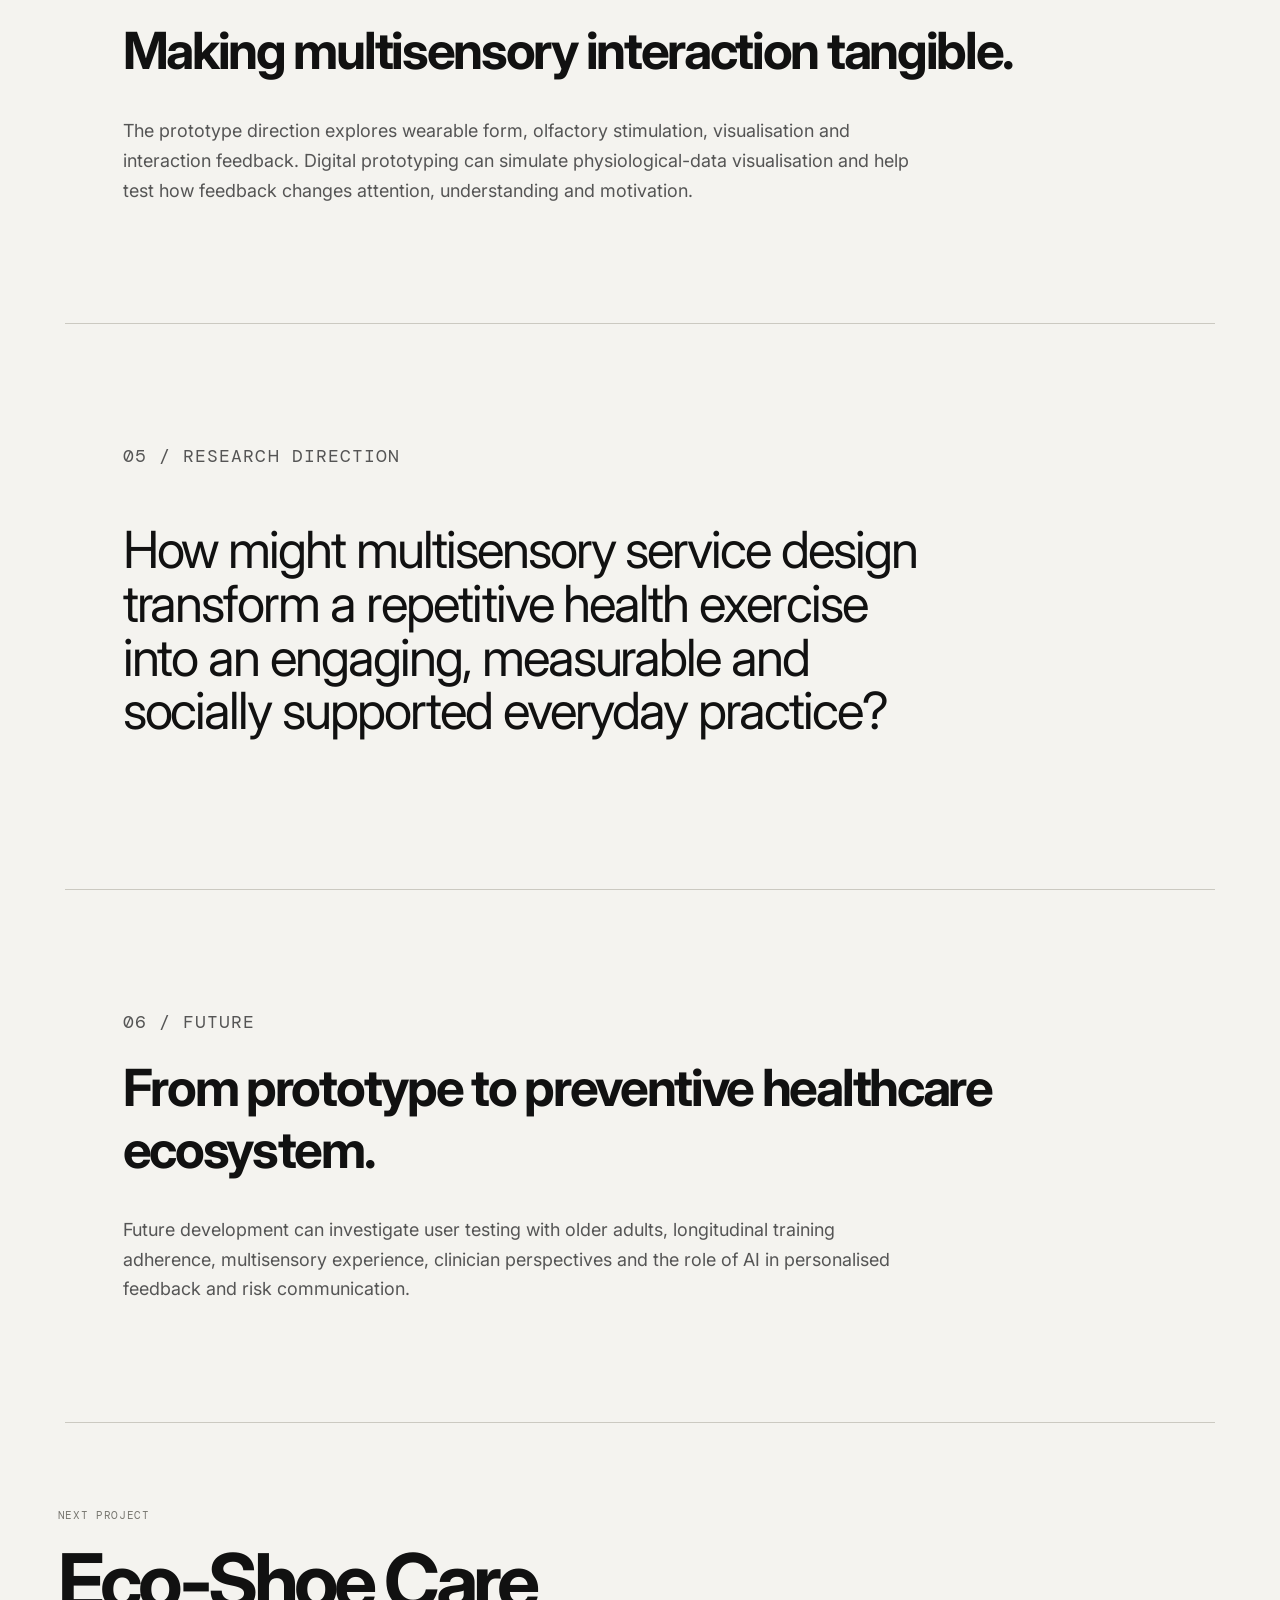
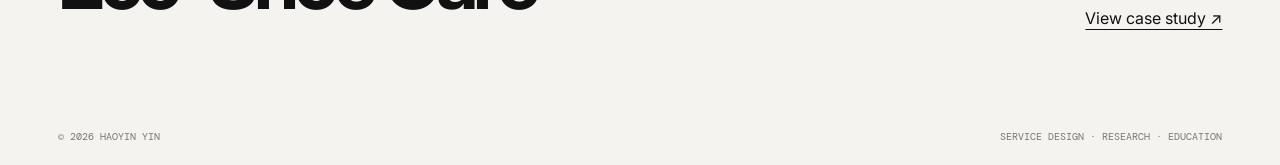
<file: work/olfamate.html>
<!doctype html><html lang="en"><head><meta charset="utf-8"><meta name="viewport" content="width=device-width,initial-scale=1"><title>OlfaMate — Haoyin Yin</title><link rel="stylesheet" href="../styles.css"></head><body>
<header class="header"><a href="../index.html" class="logo">HAOYIN YIN</a><nav><a href="../index.html#work">Work</a><a href="../index.html#research">Research</a><a href="../index.html#about">About</a><a href="../index.html#contact">Contact</a></nav></header>
<main><section class="case-hero"><a class="case-back" href="../index.html#work">← Back to work</a><p class="case-label" style="margin-top:55px">01 / PREVENTIVE HEALTHCARE · AGEING · MULTISENSORY</p><h1>OlfaMate</h1><p class="case-subtitle">Visual-Augmented Olfactory Training for Ageing Populations: a service design approach to preventive health management through multisensory wearable systems.</p>
<div class="case-meta"><div><span class="case-label">Role</span><strong>Service Designer / Researcher</strong></div><div><span class="case-label">Period</span><strong>2025–2026</strong></div><div><span class="case-label">Focus</span><strong>Wearable · App · Community</strong></div></div></section>
<div class="case-visual"><img src="../assets/olfamate.jpg" alt="OlfaMate project image" onerror="this.style.display='none';this.parentElement.textContent='OLFAMATE — PLACEHOLDER'"></div>
<section class="case-section"><p class="case-label">01 / OVERVIEW</p><h2>From overlooked sense to proactive health service.</h2><p>OlfaMate explores how olfactory training can become a more engaging, observable and socially supported health experience. The concept integrates a wearable olfactory training device, real-time visual feedback, a mobile application and offline workshops into one product-service system.</p></section>
<section class="case-section"><p class="case-label">02 / DESIGN OPPORTUNITY</p><div class="case-grid"><div><h3>The challenge</h3><p>Olfactory decline can be difficult for people to notice and difficult to train consistently. Traditional training can also lack feedback, motivation and continuity between home and clinical contexts.</p></div><div><h3>The opportunity</h3><p>Make an invisible sensory process more visible, understandable and motivating while connecting everyday training with personalised data and social support.</p></div></div></section>
<section class="case-section"><p class="case-label">03 / SYSTEM</p><h2>One service, three connected layers.</h2><div class="case-grid"><div><h3>01 — Wearable device</h3><p>Delivers structured olfactory stimuli and translates training activity into immediate visual feedback, helping users understand and stay engaged with the exercise.</p></div><div><h3>02 — Mobile application</h3><p>Organises training records and personalised analysis, creating a longer-term view of participation and potential early risk insights.</p></div><div><h3>03 — Community workshops</h3><p>Offline sessions add a social layer, creating opportunities for guidance, peer support and sustained participation.</p></div><div><h3>Service ecosystem</h3><p>Users, families, clinicians and community facilitators form a connected ecosystem around the training journey.</p></div></div></section>
<section class="case-section"><p class="case-label">04 / PROTOTYPING</p><h2>Making multisensory interaction tangible.</h2><p>The prototype direction explores wearable form, olfactory stimulation, visualisation and interaction feedback. Digital prototyping can simulate physiological-data visualisation and help test how feedback changes attention, understanding and motivation.</p></section>
<section class="case-section"><p class="case-label">05 / RESEARCH DIRECTION</p><p class="quote">How might multisensory service design transform a repetitive health exercise into an engaging, measurable and socially supported everyday practice?</p></section>
<section class="case-section"><p class="case-label">06 / FUTURE</p><h2>From prototype to preventive healthcare ecosystem.</h2><p>Future development can investigate user testing with older adults, longitudinal training adherence, multisensory experience, clinician perspectives and the role of AI in personalised feedback and risk communication.</p></section>
</main><div class="next-project"><div><span class="case-label">Next project</span><h2>Eco-Shoe Care</h2></div><a href="eco-shoe.html">View case study ↗</a></div><footer><span>© 2026 HAOYIN YIN</span><span>Service Design · Research · Education</span></footer></body></html>
</file>
<file: styles.css>
@import url('https://fonts.googleapis.com/css2?family=DM+Mono:wght@400;500&family=Inter:wght@400;500;600;700&display=swap');
:root{--bg:#f4f3ef;--ink:#111;--muted:#77766f;--line:#cbc9c1;--pad:clamp(20px,4.5vw,72px)}
*{box-sizing:border-box}html{scroll-behavior:smooth}body{margin:0;background:var(--bg);color:var(--ink);font-family:Inter,Arial,sans-serif}a{color:inherit;text-decoration:none}
.header{position:sticky;top:0;z-index:20;display:flex;justify-content:space-between;align-items:center;padding:20px var(--pad);border-bottom:1px solid var(--line);background:rgba(244,243,239,.9);backdrop-filter:blur(14px)}.logo{font-size:13px;font-weight:700;letter-spacing:.08em}.header nav{display:flex;gap:26px;font:11px "DM Mono",monospace;text-transform:uppercase}.header nav a:hover,.link:hover{opacity:.55}
.hero{min-height:88vh;padding:clamp(90px,13vw,175px) var(--pad) 50px;border-bottom:1px solid var(--line);display:flex;flex-direction:column;justify-content:space-between}.label,.section-title span,.meta,.research-list>article>span,.timeline>div>span,.case-label{font:11px "DM Mono",monospace;letter-spacing:.06em;text-transform:uppercase;color:var(--muted)}
.hero h1{max-width:1180px;font-size:clamp(52px,8.2vw,122px);line-height:.92;letter-spacing:-.07em;font-weight:600;margin:48px 0 0}.hero-foot{display:flex;justify-content:space-between;align-items:end;gap:40px}.hero-foot p{max-width:570px;font-size:18px;line-height:1.45;margin:0}.hero-foot a,.link,.view{text-decoration:underline;text-underline-offset:5px;font-size:12px}
.section{padding:115px var(--pad);border-bottom:1px solid var(--line)}.section-title{display:grid;grid-template-columns:60px 1fr;margin-bottom:65px}.section-title h2{font-size:clamp(32px,4.4vw,58px);letter-spacing:-.045em;margin:0}.projects{display:grid;grid-template-columns:repeat(2,1fr);gap:90px 26px}
.project{display:block}.project-visual{aspect-ratio:4/3;background:#ddd;overflow:hidden;position:relative;margin-bottom:20px}.project-visual img{width:100%;height:100%;object-fit:cover;transition:transform .6s}.project:hover img{transform:scale(1.035)}.project-fallback{display:flex;align-items:flex-end;height:100%;padding:24px;font-size:clamp(30px,4vw,55px);letter-spacing:-.06em}.project-info .meta{display:flex;justify-content:space-between;gap:20px}.project-info h3{font-size:34px;letter-spacing:-.045em;margin:12px 0 3px}.project-info h4{font-size:16px;font-weight:500;margin:0 0 14px}.project-info p{max-width:650px;color:var(--muted);line-height:1.5;margin:0 0 18px}.view{font-size:11px}
.dark{background:#111;color:#f4f3ef}.dark .section-title span{color:#999}.research-intro{display:grid;grid-template-columns:1fr 1fr;gap:10vw;margin-bottom:80px}.research-intro h3{font-size:clamp(32px,4vw,58px);line-height:1;letter-spacing:-.05em;margin:0}.research-intro p{color:#aaa;line-height:1.6;max-width:540px;margin:0}.research-list{border-top:1px solid #444}.research-list article{display:grid;grid-template-columns:60px 1fr;gap:30px;padding:34px 0;border-bottom:1px solid #444}.research-list h3{font-size:28px;letter-spacing:-.035em;margin:0 0 10px}.research-list p{color:#aaa;line-height:1.5;max-width:650px;margin:0}
.two-col{display:grid;grid-template-columns:1.15fr .85fr;gap:10vw}.statement{font-size:clamp(30px,4.1vw,57px);line-height:1.02;letter-spacing:-.05em;margin:0}.body{color:var(--muted);line-height:1.6}.body p{margin-top:0;margin-bottom:24px}.timeline{display:grid;grid-template-columns:1fr 1fr;gap:10vw;border-top:1px solid var(--line);margin-top:110px;padding-top:30px}.timeline h3{font-size:18px;margin:40px 0 4px}.timeline p{color:var(--muted);margin:0}.teaching{background:#e2e1db}.cv{display:flex;justify-content:space-between;gap:60px;align-items:end}.cv h2{font-size:clamp(30px,4vw,55px);letter-spacing:-.045em;max-width:750px;margin:15px 0 0}.cv-links{display:flex;flex-direction:column;gap:14px;white-space:nowrap}.cv-links a{text-decoration:underline;text-underline-offset:5px}.contact-heading{font-size:clamp(48px,7.5vw,105px);line-height:.95;letter-spacing:-.065em;max-width:1100px;margin:75px 0}.contact-links{display:flex;gap:35px;flex-wrap:wrap}.contact-links a{text-decoration:underline;text-underline-offset:5px}
footer{display:flex;justify-content:space-between;padding:22px var(--pad);font:10px "DM Mono",monospace;text-transform:uppercase;color:var(--muted)}
/* Case studies */
.case-hero{padding:100px var(--pad) 80px;border-bottom:1px solid var(--line)}.case-back{font:11px "DM Mono",monospace;text-transform:uppercase;text-decoration:underline;text-underline-offset:5px}.case-hero h1{font-size:clamp(55px,9vw,125px);line-height:.9;letter-spacing:-.07em;max-width:1200px;margin:75px 0 35px}.case-subtitle{font-size:clamp(20px,2.3vw,30px);max-width:750px;line-height:1.3}.case-meta{display:flex;gap:45px;flex-wrap:wrap;margin-top:60px}.case-meta div{display:flex;flex-direction:column;gap:9px}.case-visual{margin:0 var(--pad);aspect-ratio:16/8;background:#ddd;display:flex;align-items:end;padding:30px;font-size:clamp(35px,6vw,80px);letter-spacing:-.06em}.case-visual img{width:100%;height:100%;object-fit:cover}.case-section{max-width:1150px;margin:auto;padding:100px var(--pad);border-bottom:1px solid var(--line)}.case-section h2{font-size:clamp(30px,4vw,52px);letter-spacing:-.045em;margin:0 0 35px}.case-section p{font-size:18px;line-height:1.65;color:#555;max-width:800px}.case-grid{display:grid;grid-template-columns:1fr 1fr;gap:70px}.case-grid h3{font-size:22px;margin:0 0 15px}.case-grid p{font-size:16px}.quote{font-size:clamp(30px,4vw,52px)!important;line-height:1.05!important;letter-spacing:-.04em;color:var(--ink)!important}.next-project{display:flex;justify-content:space-between;align-items:end;padding:80px var(--pad)}.next-project h2{font-size:clamp(38px,6vw,80px);letter-spacing:-.06em;margin:12px 0 0}.next-project a{text-decoration:underline;text-underline-offset:5px}
@media(max-width:720px){.header nav{gap:12px}.hero{min-height:80vh}.hero h1{margin-top:40px}.hero-foot,.cv{display:block}.hero-foot p{font-size:16px;margin-bottom:24px}.section{padding:78px var(--pad)}.section-title{grid-template-columns:38px 1fr;margin-bottom:45px}.projects,.research-intro,.two-col,.timeline,.case-grid{grid-template-columns:1fr;gap:55px}.projects{gap:65px}.project-info h3{font-size:29px}.research-intro{margin-bottom:55px}.research-list article{grid-template-columns:35px 1fr;gap:15px}.timeline{margin-top:70px}.cv-links{margin-top:35px}.contact-heading{margin:55px 0}.contact-links{flex-direction:column;gap:18px}footer{display:block;line-height:1.8}.case-hero{padding:65px var(--pad) 55px}.case-hero h1{margin:55px 0 25px}.case-visual{margin:0 var(--pad);aspect-ratio:4/3;padding:20px}.case-section{padding:70px var(--pad)}.next-project{display:block}.next-project a{display:inline-block;margin-top:25px}}
</file>
